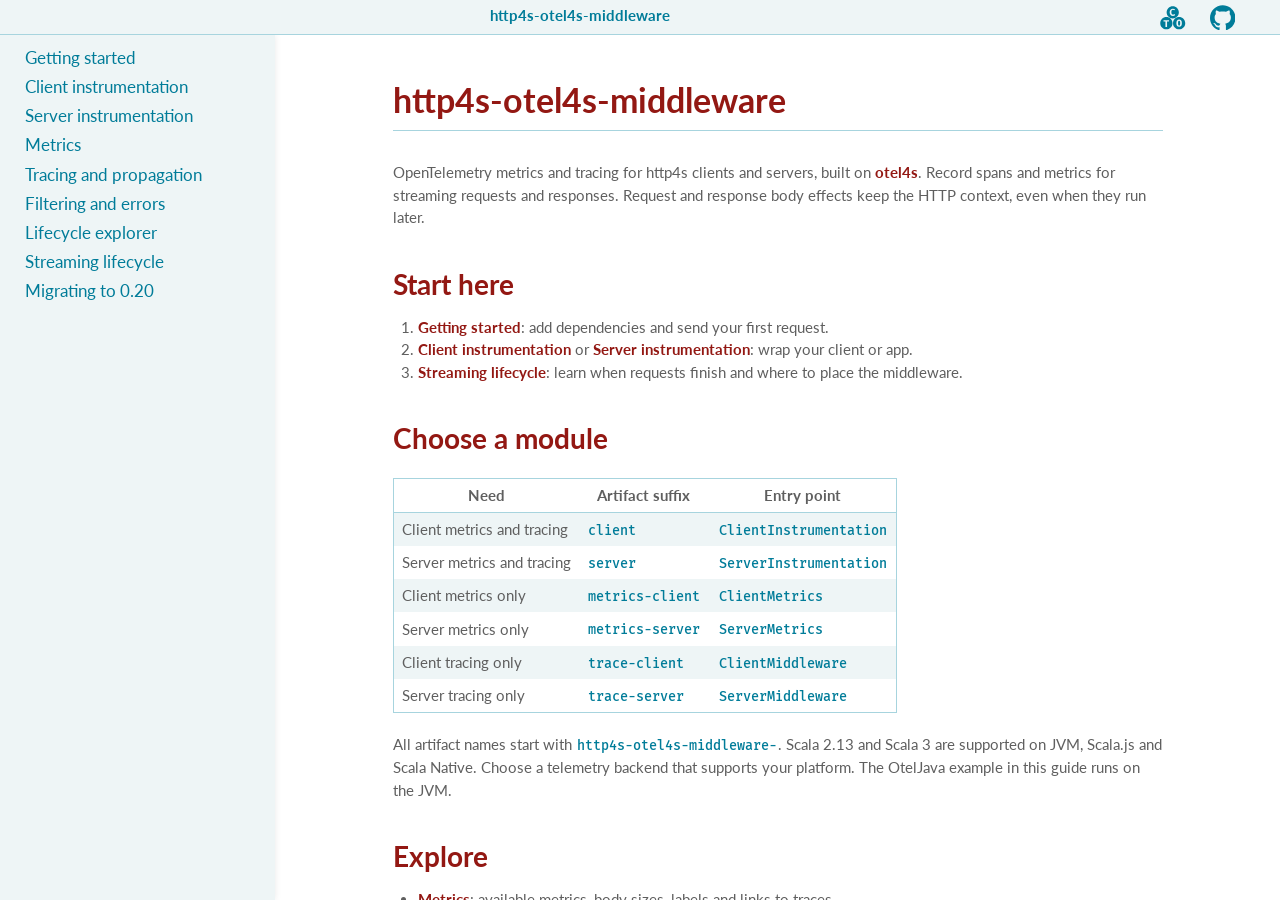
<file: index.html>
<!DOCTYPE html>
<html lang="en">
  
  <head>
  <meta http-equiv="Content-Type" content="text/html; charset=UTF-8">
  <meta charset="utf-8">
  <meta name="viewport" content="width=device-width, initial-scale=1.0">
  <meta name="generator" content="Typelevel Laika + Helium Theme" />
  <title>http4s-otel4s-middleware</title>
  
  <meta name="author" content="http4s-otel4s-middleware contributors"/>
  
  <meta name="author" content="Ross A. Baker"/>
  
  <meta name="author" content="http4s-otel4s-middleware contributors"/>
  
  <meta name="author" content="Ross A. Baker"/>
  
  
  <meta name="description" content="site"/>
  
  
  
  
  <link rel="stylesheet" href="https://fonts.googleapis.com/css?family=Lato:400,700">
  
  <link rel="stylesheet" href="https://fonts.googleapis.com/css?family=Fira+Mono:500">
  
  <link rel="stylesheet" type="text/css" href="helium/site/icofont.min.css" />
    <link rel="stylesheet" type="text/css" href="helium/site/laika-helium.css" />
    <link rel="stylesheet" type="text/css" href="helium/site/landing-page.css" />
    <link rel="stylesheet" type="text/css" href="site.css" />
  <script src="helium/site/laika-helium.js"></script>
    <script src="assets/lifecycle.js"></script>
  
  
  <script> /* for avoiding page load transitions */ </script>
</head>

  <body>

    <header id="top-bar" class="light-default dark-default">

  <div class="row">
    <a id="nav-icon">
      <i class="icofont-laika navigationMenu" title="Navigation">&#xefa2;</i>
    </a>
    
    
  </div>

  <a class="text-link" href="#">http4s-otel4s-middleware</a>

  <div class="row links">
    
    <a class="icon-link svg-link" href="https://javadoc.io/doc/org.http4s/http4s-otel4s-middleware-client_3"><span class="api" title="API"><svg class="svg-icon" width="100%" height="100%" viewBox="0 0 100 100" version="1.1" xmlns="http://www.w3.org/2000/svg" xml:space="preserve" style="fill-rule:evenodd;clip-rule:evenodd;stroke-linejoin:round;stroke-miterlimit:2;">
  <g class="svg-shape">
    <path d="M75,47.5c13.246,0 24,10.754 24,24c0,13.246 -10.754,24 -24,24c-13.246,0 -24,-10.754 -24,-24c0,-13.246 10.754,-24 24,-24Zm-50,-0c13.246,-0 24,10.754 24,24c0,13.246 -10.754,24 -24,24c-13.246,-0 -24,-10.754 -24,-24c0,-13.246 10.754,-24 24,-24Zm2.705,16.735l7.239,0l0.622,-4.904l-21.833,0l-0,4.904l7.589,0l0,22.067l6.383,0l-0,-22.067Zm58.076,7.265c-0,-8.757 -3.698,-14.166 -10.781,-14.166c-7.083,-0 -10.781,5.604 -10.781,14.166c0,8.757 3.698,14.166 10.781,14.166c7.083,0 10.781,-5.604 10.781,-14.166Zm-6.539,0c0,6.538 -1.128,9.496 -4.242,9.496c-2.997,0 -4.242,-2.88 -4.242,-9.496c-0,-6.616 1.206,-9.496 4.242,-9.496c3.036,-0 4.242,2.88 4.242,9.496Zm-29.242,-67c13.246,0 24,10.754 24,24c0,13.246 -10.754,24 -24,24c-13.246,0 -24,-10.754 -24,-24c0,-13.246 10.754,-24 24,-24Zm0.512,9.834c-7.122,-0 -12.609,5.098 -12.609,14.127c-0,9.263 5.215,14.205 12.532,14.205c4.164,0 7.083,-1.634 9.068,-3.658l-2.88,-3.697c-1.518,1.206 -3.153,2.413 -5.838,2.413c-3.697,-0 -6.266,-2.763 -6.266,-9.263c-0,-6.616 2.724,-9.379 6.149,-9.379c2.102,-0 3.892,0.778 5.371,1.984l3.113,-3.775c-2.257,-1.868 -4.748,-2.957 -8.64,-2.957Z"/>
  </g>
</svg></span></a>
    
    <a class="icon-link svg-link" href="https://github.com/http4s/http4s-otel4s-middleware"><span class="github" title="Source Code"><svg class="svg-icon" width="100%" height="100%" viewBox="0 0 100 100" version="1.1" xmlns="http://www.w3.org/2000/svg" xml:space="preserve" style="fill-rule:evenodd;clip-rule:evenodd;stroke-linejoin:round;stroke-miterlimit:2;">
  <g class="svg-shape">
    <path d="M49.995,1c-27.609,-0 -49.995,22.386 -49.995,50.002c-0,22.09 14.325,40.83 34.194,47.444c2.501,0.458 3.413,-1.086 3.413,-2.412c0,-1.185 -0.043,-4.331 -0.067,-8.503c-13.908,3.021 -16.843,-6.704 -16.843,-6.704c-2.274,-5.773 -5.552,-7.311 -5.552,-7.311c-4.54,-3.103 0.344,-3.042 0.344,-3.042c5.018,0.356 7.658,5.154 7.658,5.154c4.46,7.64 11.704,5.433 14.552,4.156c0.454,-3.232 1.744,-5.436 3.174,-6.685c-11.102,-1.262 -22.775,-5.553 -22.775,-24.713c-0,-5.457 1.949,-9.92 5.147,-13.416c-0.516,-1.265 -2.231,-6.348 0.488,-13.233c0,0 4.199,-1.344 13.751,5.126c3.988,-1.108 8.266,-1.663 12.518,-1.682c4.245,0.019 8.523,0.574 12.517,1.682c9.546,-6.47 13.736,-5.126 13.736,-5.126c2.728,6.885 1.013,11.968 0.497,13.233c3.204,3.496 5.141,7.959 5.141,13.416c0,19.209 -11.691,23.436 -22.83,24.673c1.795,1.544 3.394,4.595 3.394,9.26c0,6.682 -0.061,12.076 -0.061,13.715c0,1.338 0.899,2.894 3.438,2.406c19.853,-6.627 34.166,-25.354 34.166,-47.438c-0,-27.616 -22.389,-50.002 -50.005,-50.002"/>
  </g>
</svg></span></a>
    
  </div>  

</header>
    
    <nav id="sidebar">

  <div class="row">
    
    <a class="icon-link svg-link" href="https://javadoc.io/doc/org.http4s/http4s-otel4s-middleware-client_3"><span class="api" title="API"><svg class="svg-icon" width="100%" height="100%" viewBox="0 0 100 100" version="1.1" xmlns="http://www.w3.org/2000/svg" xml:space="preserve" style="fill-rule:evenodd;clip-rule:evenodd;stroke-linejoin:round;stroke-miterlimit:2;">
  <g class="svg-shape">
    <path d="M75,47.5c13.246,0 24,10.754 24,24c0,13.246 -10.754,24 -24,24c-13.246,0 -24,-10.754 -24,-24c0,-13.246 10.754,-24 24,-24Zm-50,-0c13.246,-0 24,10.754 24,24c0,13.246 -10.754,24 -24,24c-13.246,-0 -24,-10.754 -24,-24c0,-13.246 10.754,-24 24,-24Zm2.705,16.735l7.239,0l0.622,-4.904l-21.833,0l-0,4.904l7.589,0l0,22.067l6.383,0l-0,-22.067Zm58.076,7.265c-0,-8.757 -3.698,-14.166 -10.781,-14.166c-7.083,-0 -10.781,5.604 -10.781,14.166c0,8.757 3.698,14.166 10.781,14.166c7.083,0 10.781,-5.604 10.781,-14.166Zm-6.539,0c0,6.538 -1.128,9.496 -4.242,9.496c-2.997,0 -4.242,-2.88 -4.242,-9.496c-0,-6.616 1.206,-9.496 4.242,-9.496c3.036,-0 4.242,2.88 4.242,9.496Zm-29.242,-67c13.246,0 24,10.754 24,24c0,13.246 -10.754,24 -24,24c-13.246,0 -24,-10.754 -24,-24c0,-13.246 10.754,-24 24,-24Zm0.512,9.834c-7.122,-0 -12.609,5.098 -12.609,14.127c-0,9.263 5.215,14.205 12.532,14.205c4.164,0 7.083,-1.634 9.068,-3.658l-2.88,-3.697c-1.518,1.206 -3.153,2.413 -5.838,2.413c-3.697,-0 -6.266,-2.763 -6.266,-9.263c-0,-6.616 2.724,-9.379 6.149,-9.379c2.102,-0 3.892,0.778 5.371,1.984l3.113,-3.775c-2.257,-1.868 -4.748,-2.957 -8.64,-2.957Z"/>
  </g>
</svg></span></a>
    
    <a class="icon-link svg-link" href="https://github.com/http4s/http4s-otel4s-middleware"><span class="github" title="Source Code"><svg class="svg-icon" width="100%" height="100%" viewBox="0 0 100 100" version="1.1" xmlns="http://www.w3.org/2000/svg" xml:space="preserve" style="fill-rule:evenodd;clip-rule:evenodd;stroke-linejoin:round;stroke-miterlimit:2;">
  <g class="svg-shape">
    <path d="M49.995,1c-27.609,-0 -49.995,22.386 -49.995,50.002c-0,22.09 14.325,40.83 34.194,47.444c2.501,0.458 3.413,-1.086 3.413,-2.412c0,-1.185 -0.043,-4.331 -0.067,-8.503c-13.908,3.021 -16.843,-6.704 -16.843,-6.704c-2.274,-5.773 -5.552,-7.311 -5.552,-7.311c-4.54,-3.103 0.344,-3.042 0.344,-3.042c5.018,0.356 7.658,5.154 7.658,5.154c4.46,7.64 11.704,5.433 14.552,4.156c0.454,-3.232 1.744,-5.436 3.174,-6.685c-11.102,-1.262 -22.775,-5.553 -22.775,-24.713c-0,-5.457 1.949,-9.92 5.147,-13.416c-0.516,-1.265 -2.231,-6.348 0.488,-13.233c0,0 4.199,-1.344 13.751,5.126c3.988,-1.108 8.266,-1.663 12.518,-1.682c4.245,0.019 8.523,0.574 12.517,1.682c9.546,-6.47 13.736,-5.126 13.736,-5.126c2.728,6.885 1.013,11.968 0.497,13.233c3.204,3.496 5.141,7.959 5.141,13.416c0,19.209 -11.691,23.436 -22.83,24.673c1.795,1.544 3.394,4.595 3.394,9.26c0,6.682 -0.061,12.076 -0.061,13.715c0,1.338 0.899,2.894 3.438,2.406c19.853,-6.627 34.166,-25.354 34.166,-47.438c-0,-27.616 -22.389,-50.002 -50.005,-50.002"/>
  </g>
</svg></span></a>
    
  </div>

  <ul class="nav-list">
    <li class="level1 nav-leaf"><a href="getting-started.html">Getting started</a></li>
    <li class="level1 nav-leaf"><a href="client.html">Client instrumentation</a></li>
    <li class="level1 nav-leaf"><a href="server.html">Server instrumentation</a></li>
    <li class="level1 nav-leaf"><a href="metrics.html">Metrics</a></li>
    <li class="level1 nav-leaf"><a href="tracing.html">Tracing and propagation</a></li>
    <li class="level1 nav-leaf"><a href="filtering.html">Filtering and errors</a></li>
    <li class="level1 nav-leaf"><a href="lifecycle.html">Lifecycle explorer</a></li>
    <li class="level1 nav-leaf"><a href="streaming-lifecycle.html">Streaming lifecycle</a></li>
    <li class="level1 nav-leaf"><a href="migration.html">Migrating to 0.20</a></li>
  </ul>

</nav>

    <div id="container">

      
<nav id="page-nav">
  <p class="header"><a href="#">http4s-otel4s-middleware</a></p>

  <ul class="nav-list">
    <li class="level1 nav-leaf"><a href="#start-here">Start here</a></li>
    <li class="level1 nav-leaf"><a href="#choose-a-module">Choose a module</a></li>
    <li class="level1 nav-leaf"><a href="#explore">Explore</a></li>
  </ul>

  <p class="footer"></p>
</nav>


      <main class="content">

        <h1 id="http4s-otel4s-middleware" class="title">http4s-otel4s-middleware</h1>
        <p>OpenTelemetry metrics and tracing for http4s clients and servers, built on
        <a href="https://typelevel.org/otel4s/">otel4s</a>. Record spans and metrics for streaming requests and
        responses. Request and response body effects keep the HTTP context, even when they run later.</p>
        
        <h2 id="start-here" class="section"><a class="anchor-link left" href="#start-here"><i class="icofont-laika link">&#xef71;</i></a>Start here</h2>
        <ol class="arabic">
          <li><a href="getting-started.html">Getting started</a>: add dependencies and send your first request.</li>
          <li><a href="client.html">Client instrumentation</a> or <a href="server.html">Server instrumentation</a>: wrap your client or app.</li>
          <li><a href="streaming-lifecycle.html">Streaming lifecycle</a>: learn when requests finish and where to place the middleware.</li>
        </ol>
        
        <h2 id="choose-a-module" class="section"><a class="anchor-link left" href="#choose-a-module"><i class="icofont-laika link">&#xef71;</i></a>Choose a module</h2>
        <table>
          <thead>
            <tr>
              <th>Need</th>
              <th>Artifact suffix</th>
              <th>Entry point</th>
            </tr>
          </thead>
          <tbody>
            <tr>
              <td>Client metrics and tracing</td>
              <td><code>client</code></td>
              <td><code>ClientInstrumentation</code></td>
            </tr>
            <tr>
              <td>Server metrics and tracing</td>
              <td><code>server</code></td>
              <td><code>ServerInstrumentation</code></td>
            </tr>
            <tr>
              <td>Client metrics only</td>
              <td><code>metrics-client</code></td>
              <td><code>ClientMetrics</code></td>
            </tr>
            <tr>
              <td>Server metrics only</td>
              <td><code>metrics-server</code></td>
              <td><code>ServerMetrics</code></td>
            </tr>
            <tr>
              <td>Client tracing only</td>
              <td><code>trace-client</code></td>
              <td><code>ClientMiddleware</code></td>
            </tr>
            <tr>
              <td>Server tracing only</td>
              <td><code>trace-server</code></td>
              <td><code>ServerMiddleware</code></td>
            </tr>
          </tbody>
        </table>
        <p>All artifact names start with <code>http4s-otel4s-middleware-</code>. Scala 2.13 and Scala 3 are supported
        on JVM, Scala.js and Scala Native. Choose a telemetry backend that supports your platform. The
        OtelJava example in this guide runs on the JVM.</p>
        
        <h2 id="explore" class="section"><a class="anchor-link left" href="#explore"><i class="icofont-laika link">&#xef71;</i></a>Explore</h2>
        <ul>
          <li><a href="metrics.html">Metrics</a>: available metrics, body sizes, labels and links to traces.</li>
          <li><a href="tracing.html">Tracing and propagation</a>: context, span attributes and redaction.</li>
          <li><a href="filtering.html">Filtering and errors</a>: choose which requests to record and which responses count as errors.</li>
          <li><a href="lifecycle.html">Lifecycle explorer</a>: watch spans, metrics and headers change one step at a time.</li>
        </ul>
        <p>Source and API reference: <a href="https://github.com/http4s/http4s-otel4s-middleware">GitHub</a> ·
        <a href="https://javadoc.io/doc/org.http4s/http4s-otel4s-middleware-client_3">API reference</a>.</p>

        
<hr class="footer-rule"/>
<footer>
  Site generated by <a href="https://typelevel.org/Laika/">Laika</a> with the Helium theme.
</footer>


      </main>

    </div>

  </body>

</html>
</file>
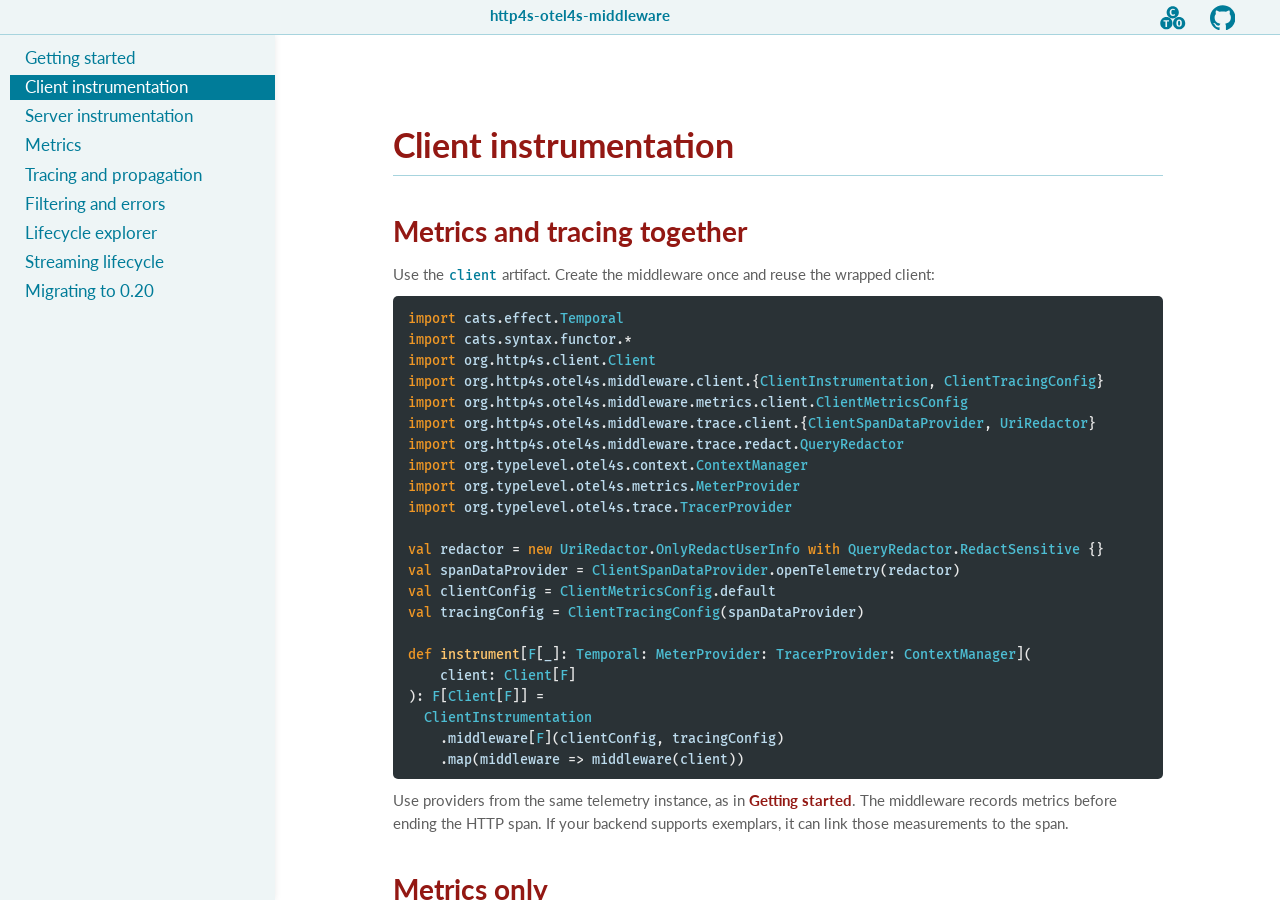
<file: client.html>
<!DOCTYPE html>
<html lang="en">
  
  <head>
  <meta http-equiv="Content-Type" content="text/html; charset=UTF-8">
  <meta charset="utf-8">
  <meta name="viewport" content="width=device-width, initial-scale=1.0">
  <meta name="generator" content="Typelevel Laika + Helium Theme" />
  <title>Client instrumentation</title>
  
  <meta name="author" content="http4s-otel4s-middleware contributors"/>
  
  <meta name="author" content="Ross A. Baker"/>
  
  <meta name="author" content="http4s-otel4s-middleware contributors"/>
  
  <meta name="author" content="Ross A. Baker"/>
  
  
  <meta name="description" content="site"/>
  
  
  
  
  <link rel="stylesheet" href="https://fonts.googleapis.com/css?family=Lato:400,700">
  
  <link rel="stylesheet" href="https://fonts.googleapis.com/css?family=Fira+Mono:500">
  
  <link rel="stylesheet" type="text/css" href="helium/site/icofont.min.css" />
    <link rel="stylesheet" type="text/css" href="helium/site/laika-helium.css" />
    <link rel="stylesheet" type="text/css" href="site.css" />
  <script src="helium/site/laika-helium.js"></script>
    <script src="assets/lifecycle.js"></script>
  
  
  <script> /* for avoiding page load transitions */ </script>
</head>

  <body>

    <header id="top-bar" class="light-default dark-default">

  <div class="row">
    <a id="nav-icon">
      <i class="icofont-laika navigationMenu" title="Navigation">&#xefa2;</i>
    </a>
    
    
  </div>

  <a class="text-link" href="index.html">http4s-otel4s-middleware</a>

  <div class="row links">
    
    <a class="icon-link svg-link" href="https://javadoc.io/doc/org.http4s/http4s-otel4s-middleware-client_3"><span class="api" title="API"><svg class="svg-icon" width="100%" height="100%" viewBox="0 0 100 100" version="1.1" xmlns="http://www.w3.org/2000/svg" xml:space="preserve" style="fill-rule:evenodd;clip-rule:evenodd;stroke-linejoin:round;stroke-miterlimit:2;">
  <g class="svg-shape">
    <path d="M75,47.5c13.246,0 24,10.754 24,24c0,13.246 -10.754,24 -24,24c-13.246,0 -24,-10.754 -24,-24c0,-13.246 10.754,-24 24,-24Zm-50,-0c13.246,-0 24,10.754 24,24c0,13.246 -10.754,24 -24,24c-13.246,-0 -24,-10.754 -24,-24c0,-13.246 10.754,-24 24,-24Zm2.705,16.735l7.239,0l0.622,-4.904l-21.833,0l-0,4.904l7.589,0l0,22.067l6.383,0l-0,-22.067Zm58.076,7.265c-0,-8.757 -3.698,-14.166 -10.781,-14.166c-7.083,-0 -10.781,5.604 -10.781,14.166c0,8.757 3.698,14.166 10.781,14.166c7.083,0 10.781,-5.604 10.781,-14.166Zm-6.539,0c0,6.538 -1.128,9.496 -4.242,9.496c-2.997,0 -4.242,-2.88 -4.242,-9.496c-0,-6.616 1.206,-9.496 4.242,-9.496c3.036,-0 4.242,2.88 4.242,9.496Zm-29.242,-67c13.246,0 24,10.754 24,24c0,13.246 -10.754,24 -24,24c-13.246,0 -24,-10.754 -24,-24c0,-13.246 10.754,-24 24,-24Zm0.512,9.834c-7.122,-0 -12.609,5.098 -12.609,14.127c-0,9.263 5.215,14.205 12.532,14.205c4.164,0 7.083,-1.634 9.068,-3.658l-2.88,-3.697c-1.518,1.206 -3.153,2.413 -5.838,2.413c-3.697,-0 -6.266,-2.763 -6.266,-9.263c-0,-6.616 2.724,-9.379 6.149,-9.379c2.102,-0 3.892,0.778 5.371,1.984l3.113,-3.775c-2.257,-1.868 -4.748,-2.957 -8.64,-2.957Z"/>
  </g>
</svg></span></a>
    
    <a class="icon-link svg-link" href="https://github.com/http4s/http4s-otel4s-middleware"><span class="github" title="Source Code"><svg class="svg-icon" width="100%" height="100%" viewBox="0 0 100 100" version="1.1" xmlns="http://www.w3.org/2000/svg" xml:space="preserve" style="fill-rule:evenodd;clip-rule:evenodd;stroke-linejoin:round;stroke-miterlimit:2;">
  <g class="svg-shape">
    <path d="M49.995,1c-27.609,-0 -49.995,22.386 -49.995,50.002c-0,22.09 14.325,40.83 34.194,47.444c2.501,0.458 3.413,-1.086 3.413,-2.412c0,-1.185 -0.043,-4.331 -0.067,-8.503c-13.908,3.021 -16.843,-6.704 -16.843,-6.704c-2.274,-5.773 -5.552,-7.311 -5.552,-7.311c-4.54,-3.103 0.344,-3.042 0.344,-3.042c5.018,0.356 7.658,5.154 7.658,5.154c4.46,7.64 11.704,5.433 14.552,4.156c0.454,-3.232 1.744,-5.436 3.174,-6.685c-11.102,-1.262 -22.775,-5.553 -22.775,-24.713c-0,-5.457 1.949,-9.92 5.147,-13.416c-0.516,-1.265 -2.231,-6.348 0.488,-13.233c0,0 4.199,-1.344 13.751,5.126c3.988,-1.108 8.266,-1.663 12.518,-1.682c4.245,0.019 8.523,0.574 12.517,1.682c9.546,-6.47 13.736,-5.126 13.736,-5.126c2.728,6.885 1.013,11.968 0.497,13.233c3.204,3.496 5.141,7.959 5.141,13.416c0,19.209 -11.691,23.436 -22.83,24.673c1.795,1.544 3.394,4.595 3.394,9.26c0,6.682 -0.061,12.076 -0.061,13.715c0,1.338 0.899,2.894 3.438,2.406c19.853,-6.627 34.166,-25.354 34.166,-47.438c-0,-27.616 -22.389,-50.002 -50.005,-50.002"/>
  </g>
</svg></span></a>
    
  </div>  

</header>
    
    <nav id="sidebar">

  <div class="row">
    
    <a class="icon-link svg-link" href="https://javadoc.io/doc/org.http4s/http4s-otel4s-middleware-client_3"><span class="api" title="API"><svg class="svg-icon" width="100%" height="100%" viewBox="0 0 100 100" version="1.1" xmlns="http://www.w3.org/2000/svg" xml:space="preserve" style="fill-rule:evenodd;clip-rule:evenodd;stroke-linejoin:round;stroke-miterlimit:2;">
  <g class="svg-shape">
    <path d="M75,47.5c13.246,0 24,10.754 24,24c0,13.246 -10.754,24 -24,24c-13.246,0 -24,-10.754 -24,-24c0,-13.246 10.754,-24 24,-24Zm-50,-0c13.246,-0 24,10.754 24,24c0,13.246 -10.754,24 -24,24c-13.246,-0 -24,-10.754 -24,-24c0,-13.246 10.754,-24 24,-24Zm2.705,16.735l7.239,0l0.622,-4.904l-21.833,0l-0,4.904l7.589,0l0,22.067l6.383,0l-0,-22.067Zm58.076,7.265c-0,-8.757 -3.698,-14.166 -10.781,-14.166c-7.083,-0 -10.781,5.604 -10.781,14.166c0,8.757 3.698,14.166 10.781,14.166c7.083,0 10.781,-5.604 10.781,-14.166Zm-6.539,0c0,6.538 -1.128,9.496 -4.242,9.496c-2.997,0 -4.242,-2.88 -4.242,-9.496c-0,-6.616 1.206,-9.496 4.242,-9.496c3.036,-0 4.242,2.88 4.242,9.496Zm-29.242,-67c13.246,0 24,10.754 24,24c0,13.246 -10.754,24 -24,24c-13.246,0 -24,-10.754 -24,-24c0,-13.246 10.754,-24 24,-24Zm0.512,9.834c-7.122,-0 -12.609,5.098 -12.609,14.127c-0,9.263 5.215,14.205 12.532,14.205c4.164,0 7.083,-1.634 9.068,-3.658l-2.88,-3.697c-1.518,1.206 -3.153,2.413 -5.838,2.413c-3.697,-0 -6.266,-2.763 -6.266,-9.263c-0,-6.616 2.724,-9.379 6.149,-9.379c2.102,-0 3.892,0.778 5.371,1.984l3.113,-3.775c-2.257,-1.868 -4.748,-2.957 -8.64,-2.957Z"/>
  </g>
</svg></span></a>
    
    <a class="icon-link svg-link" href="https://github.com/http4s/http4s-otel4s-middleware"><span class="github" title="Source Code"><svg class="svg-icon" width="100%" height="100%" viewBox="0 0 100 100" version="1.1" xmlns="http://www.w3.org/2000/svg" xml:space="preserve" style="fill-rule:evenodd;clip-rule:evenodd;stroke-linejoin:round;stroke-miterlimit:2;">
  <g class="svg-shape">
    <path d="M49.995,1c-27.609,-0 -49.995,22.386 -49.995,50.002c-0,22.09 14.325,40.83 34.194,47.444c2.501,0.458 3.413,-1.086 3.413,-2.412c0,-1.185 -0.043,-4.331 -0.067,-8.503c-13.908,3.021 -16.843,-6.704 -16.843,-6.704c-2.274,-5.773 -5.552,-7.311 -5.552,-7.311c-4.54,-3.103 0.344,-3.042 0.344,-3.042c5.018,0.356 7.658,5.154 7.658,5.154c4.46,7.64 11.704,5.433 14.552,4.156c0.454,-3.232 1.744,-5.436 3.174,-6.685c-11.102,-1.262 -22.775,-5.553 -22.775,-24.713c-0,-5.457 1.949,-9.92 5.147,-13.416c-0.516,-1.265 -2.231,-6.348 0.488,-13.233c0,0 4.199,-1.344 13.751,5.126c3.988,-1.108 8.266,-1.663 12.518,-1.682c4.245,0.019 8.523,0.574 12.517,1.682c9.546,-6.47 13.736,-5.126 13.736,-5.126c2.728,6.885 1.013,11.968 0.497,13.233c3.204,3.496 5.141,7.959 5.141,13.416c0,19.209 -11.691,23.436 -22.83,24.673c1.795,1.544 3.394,4.595 3.394,9.26c0,6.682 -0.061,12.076 -0.061,13.715c0,1.338 0.899,2.894 3.438,2.406c19.853,-6.627 34.166,-25.354 34.166,-47.438c-0,-27.616 -22.389,-50.002 -50.005,-50.002"/>
  </g>
</svg></span></a>
    
  </div>

  <ul class="nav-list">
    <li class="level1 nav-leaf"><a href="getting-started.html">Getting started</a></li>
    <li class="level1 active nav-leaf"><a href="#">Client instrumentation</a></li>
    <li class="level1 nav-leaf"><a href="server.html">Server instrumentation</a></li>
    <li class="level1 nav-leaf"><a href="metrics.html">Metrics</a></li>
    <li class="level1 nav-leaf"><a href="tracing.html">Tracing and propagation</a></li>
    <li class="level1 nav-leaf"><a href="filtering.html">Filtering and errors</a></li>
    <li class="level1 nav-leaf"><a href="lifecycle.html">Lifecycle explorer</a></li>
    <li class="level1 nav-leaf"><a href="streaming-lifecycle.html">Streaming lifecycle</a></li>
    <li class="level1 nav-leaf"><a href="migration.html">Migrating to 0.20</a></li>
  </ul>

</nav>

    <div id="container">

      
<nav id="page-nav">
  <p class="header"><a href="#">Client instrumentation</a></p>

  <ul class="nav-list">
    <li class="level1 nav-leaf"><a href="#metrics-and-tracing-together">Metrics and tracing together</a></li>
    <li class="level1 nav-leaf"><a href="#metrics-only">Metrics only</a></li>
    <li class="level1 nav-leaf"><a href="#tracing-only">Tracing only</a></li>
    <li class="level1 nav-leaf"><a href="#reading-and-releasing-responses">Reading and releasing responses</a></li>
  </ul>

  <p class="footer"></p>
</nav>


      <main class="content">

        <h1 id="client-instrumentation" class="title">Client instrumentation</h1>
        
        <h2 id="metrics-and-tracing-together" class="section"><a class="anchor-link left" href="#metrics-and-tracing-together"><i class="icofont-laika link">&#xef71;</i></a>Metrics and tracing together</h2>
        <p>Use the <code>client</code> artifact. Create the middleware once and reuse the wrapped client:</p>
        <pre><code class="nohighlight"><span class="keyword">import</span><span> </span><span class="identifier">cats</span><span>.</span><span class="identifier">effect</span><span>.</span><span class="type-name">Temporal</span><span>
</span><span class="keyword">import</span><span> </span><span class="identifier">cats</span><span>.</span><span class="identifier">syntax</span><span>.</span><span class="identifier">functor</span><span>.*
</span><span class="keyword">import</span><span> </span><span class="identifier">org</span><span>.</span><span class="identifier">http4s</span><span>.</span><span class="identifier">client</span><span>.</span><span class="type-name">Client</span><span>
</span><span class="keyword">import</span><span> </span><span class="identifier">org</span><span>.</span><span class="identifier">http4s</span><span>.</span><span class="identifier">otel4s</span><span>.</span><span class="identifier">middleware</span><span>.</span><span class="identifier">client</span><span>.{</span><span class="type-name">ClientInstrumentation</span><span>, </span><span class="type-name">ClientTracingConfig</span><span>}
</span><span class="keyword">import</span><span> </span><span class="identifier">org</span><span>.</span><span class="identifier">http4s</span><span>.</span><span class="identifier">otel4s</span><span>.</span><span class="identifier">middleware</span><span>.</span><span class="identifier">metrics</span><span>.</span><span class="identifier">client</span><span>.</span><span class="type-name">ClientMetricsConfig</span><span>
</span><span class="keyword">import</span><span> </span><span class="identifier">org</span><span>.</span><span class="identifier">http4s</span><span>.</span><span class="identifier">otel4s</span><span>.</span><span class="identifier">middleware</span><span>.</span><span class="identifier">trace</span><span>.</span><span class="identifier">client</span><span>.{</span><span class="type-name">ClientSpanDataProvider</span><span>, </span><span class="type-name">UriRedactor</span><span>}
</span><span class="keyword">import</span><span> </span><span class="identifier">org</span><span>.</span><span class="identifier">http4s</span><span>.</span><span class="identifier">otel4s</span><span>.</span><span class="identifier">middleware</span><span>.</span><span class="identifier">trace</span><span>.</span><span class="identifier">redact</span><span>.</span><span class="type-name">QueryRedactor</span><span>
</span><span class="keyword">import</span><span> </span><span class="identifier">org</span><span>.</span><span class="identifier">typelevel</span><span>.</span><span class="identifier">otel4s</span><span>.</span><span class="identifier">context</span><span>.</span><span class="type-name">ContextManager</span><span>
</span><span class="keyword">import</span><span> </span><span class="identifier">org</span><span>.</span><span class="identifier">typelevel</span><span>.</span><span class="identifier">otel4s</span><span>.</span><span class="identifier">metrics</span><span>.</span><span class="type-name">MeterProvider</span><span>
</span><span class="keyword">import</span><span> </span><span class="identifier">org</span><span>.</span><span class="identifier">typelevel</span><span>.</span><span class="identifier">otel4s</span><span>.</span><span class="identifier">trace</span><span>.</span><span class="type-name">TracerProvider</span><span>

</span><span class="keyword">val</span><span> </span><span class="identifier">redactor</span><span> = </span><span class="keyword">new</span><span> </span><span class="type-name">UriRedactor</span><span>.</span><span class="type-name">OnlyRedactUserInfo</span><span> </span><span class="keyword">with</span><span> </span><span class="type-name">QueryRedactor</span><span>.</span><span class="type-name">RedactSensitive</span><span> {}
</span><span class="keyword">val</span><span> </span><span class="identifier">spanDataProvider</span><span> = </span><span class="type-name">ClientSpanDataProvider</span><span>.</span><span class="identifier">openTelemetry</span><span>(</span><span class="identifier">redactor</span><span>)
</span><span class="keyword">val</span><span> </span><span class="identifier">clientConfig</span><span> = </span><span class="type-name">ClientMetricsConfig</span><span>.</span><span class="identifier">default</span><span>
</span><span class="keyword">val</span><span> </span><span class="identifier">tracingConfig</span><span> = </span><span class="type-name">ClientTracingConfig</span><span>(</span><span class="identifier">spanDataProvider</span><span>)

</span><span class="keyword">def</span><span> </span><span class="declaration-name">instrument</span><span>[</span><span class="type-name">F</span><span>[</span><span class="identifier">_</span><span>]: </span><span class="type-name">Temporal</span><span>: </span><span class="type-name">MeterProvider</span><span>: </span><span class="type-name">TracerProvider</span><span>: </span><span class="type-name">ContextManager</span><span>](
    </span><span class="identifier">client</span><span>: </span><span class="type-name">Client</span><span>[</span><span class="type-name">F</span><span>]
): </span><span class="type-name">F</span><span>[</span><span class="type-name">Client</span><span>[</span><span class="type-name">F</span><span>]] =
  </span><span class="type-name">ClientInstrumentation</span><span>
    .</span><span class="identifier">middleware</span><span>[</span><span class="type-name">F</span><span>](</span><span class="identifier">clientConfig</span><span>, </span><span class="identifier">tracingConfig</span><span>)
    .</span><span class="identifier">map</span><span>(</span><span class="identifier">middleware</span><span> =&gt; </span><span class="identifier">middleware</span><span>(</span><span class="identifier">client</span><span>))</span></code></pre>
        <p>Use providers from the same telemetry instance, as in <a href="getting-started.html">Getting started</a>. The
        middleware records metrics before ending the HTTP span. If your backend supports exemplars, it
        can link those measurements to the span.</p>
        
        <h2 id="metrics-only" class="section"><a class="anchor-link left" href="#metrics-only"><i class="icofont-laika link">&#xef71;</i></a>Metrics only</h2>
        <p>Use the <code>metrics-client</code> artifact. It needs a meter provider and context manager:</p>
        <pre class="keep-together pdf epub"><code class="nohighlight"><span class="keyword">import</span><span> </span><span class="identifier">org</span><span>.</span><span class="identifier">http4s</span><span>.</span><span class="identifier">otel4s</span><span>.</span><span class="identifier">middleware</span><span>.</span><span class="identifier">metrics</span><span>.</span><span class="identifier">client</span><span>.</span><span class="type-name">ClientMetrics</span><span>

</span><span class="keyword">def</span><span> </span><span class="declaration-name">metricsOnly</span><span>[</span><span class="type-name">F</span><span>[</span><span class="identifier">_</span><span>]: </span><span class="type-name">Temporal</span><span>: </span><span class="type-name">MeterProvider</span><span>: </span><span class="type-name">ContextManager</span><span>](</span><span class="identifier">client</span><span>: </span><span class="type-name">Client</span><span>[</span><span class="type-name">F</span><span>]): </span><span class="type-name">F</span><span>[</span><span class="type-name">Client</span><span>[</span><span class="type-name">F</span><span>]] =
  </span><span class="type-name">ClientMetrics</span><span>
    .</span><span class="identifier">middleware</span><span>[</span><span class="type-name">F</span><span>](</span><span class="identifier">clientConfig</span><span>)
    .</span><span class="identifier">map</span><span>(</span><span class="identifier">middleware</span><span> =&gt; </span><span class="identifier">middleware</span><span>(</span><span class="identifier">client</span><span>))</span></code></pre>
        
        <h2 id="tracing-only" class="section"><a class="anchor-link left" href="#tracing-only"><i class="icofont-laika link">&#xef71;</i></a>Tracing only</h2>
        <p>Use the <code>trace-client</code> artifact and its builder:</p>
        <pre class="keep-together pdf epub"><code class="nohighlight"><span class="keyword">import</span><span> </span><span class="identifier">cats</span><span>.</span><span class="identifier">effect</span><span>.</span><span class="type-name">MonadCancelThrow</span><span>
</span><span class="keyword">import</span><span> </span><span class="identifier">org</span><span>.</span><span class="identifier">http4s</span><span>.</span><span class="identifier">otel4s</span><span>.</span><span class="identifier">middleware</span><span>.</span><span class="identifier">trace</span><span>.</span><span class="identifier">client</span><span>.</span><span class="type-name">ClientMiddleware</span><span>

</span><span class="keyword">def</span><span> </span><span class="declaration-name">tracingOnly</span><span>[</span><span class="type-name">F</span><span>[</span><span class="identifier">_</span><span>]: </span><span class="type-name">MonadCancelThrow</span><span>: </span><span class="type-name">TracerProvider</span><span>](</span><span class="identifier">client</span><span>: </span><span class="type-name">Client</span><span>[</span><span class="type-name">F</span><span>]): </span><span class="type-name">F</span><span>[</span><span class="type-name">Client</span><span>[</span><span class="type-name">F</span><span>]] =
  </span><span class="type-name">ClientMiddleware</span><span>
    .</span><span class="identifier">builder</span><span>[</span><span class="type-name">F</span><span>](</span><span class="identifier">spanDataProvider</span><span>)
    .</span><span class="identifier">build</span><span>
    .</span><span class="identifier">map</span><span>(</span><span class="identifier">middleware</span><span> =&gt; </span><span class="identifier">middleware</span><span>.</span><span class="identifier">wrapClient</span><span>(</span><span class="identifier">client</span><span>))</span></code></pre>
        <p>The tracing-only builder ends its span when the response resource is released. The combined
        middleware can end it earlier, when the body finishes. See <a href="migration.html">Migrating to 0.20</a>.</p>
        
        <h2 id="reading-and-releasing-responses" class="section"><a class="anchor-link left" href="#reading-and-releasing-responses"><i class="icofont-laika link">&#xef71;</i></a>Reading and releasing responses</h2>
        <p>The combined middleware and metrics-only middleware finish recording when the response body
        finishes, fails or is canceled, including its cleanup. If the body is never read, they finish
        recording when the response resource is released. Always release the response resource, even
        when you do not need the body. The middleware does not read unread bodies for you.</p>
        <p>With tracing enabled, request and response body effects run in the HTTP span&#39;s context. The code
        that consumes the response body keeps its own context.</p>
        <p>Errors while acquiring the response or running its body count as HTTP failures. Errors in caller
        code or later backend resource cleanup do not.</p>
        <p>Instrument the client once. If retry logic wraps the instrumented client, each attempt gets its
        own span and measurements. Use URL templates such as <code>/users/{id}</code> for metric labels. Raw paths
        containing IDs create a separate metric series for every value. See <a href="metrics.html">Metrics</a>,
        <a href="tracing.html">Tracing</a> and <a href="streaming-lifecycle.html">Streaming lifecycle</a>.</p>

        
<hr class="footer-rule"/>
<footer>
  Site generated by <a href="https://typelevel.org/Laika/">Laika</a> with the Helium theme.
</footer>


      </main>

    </div>

  </body>

</html>
</file>
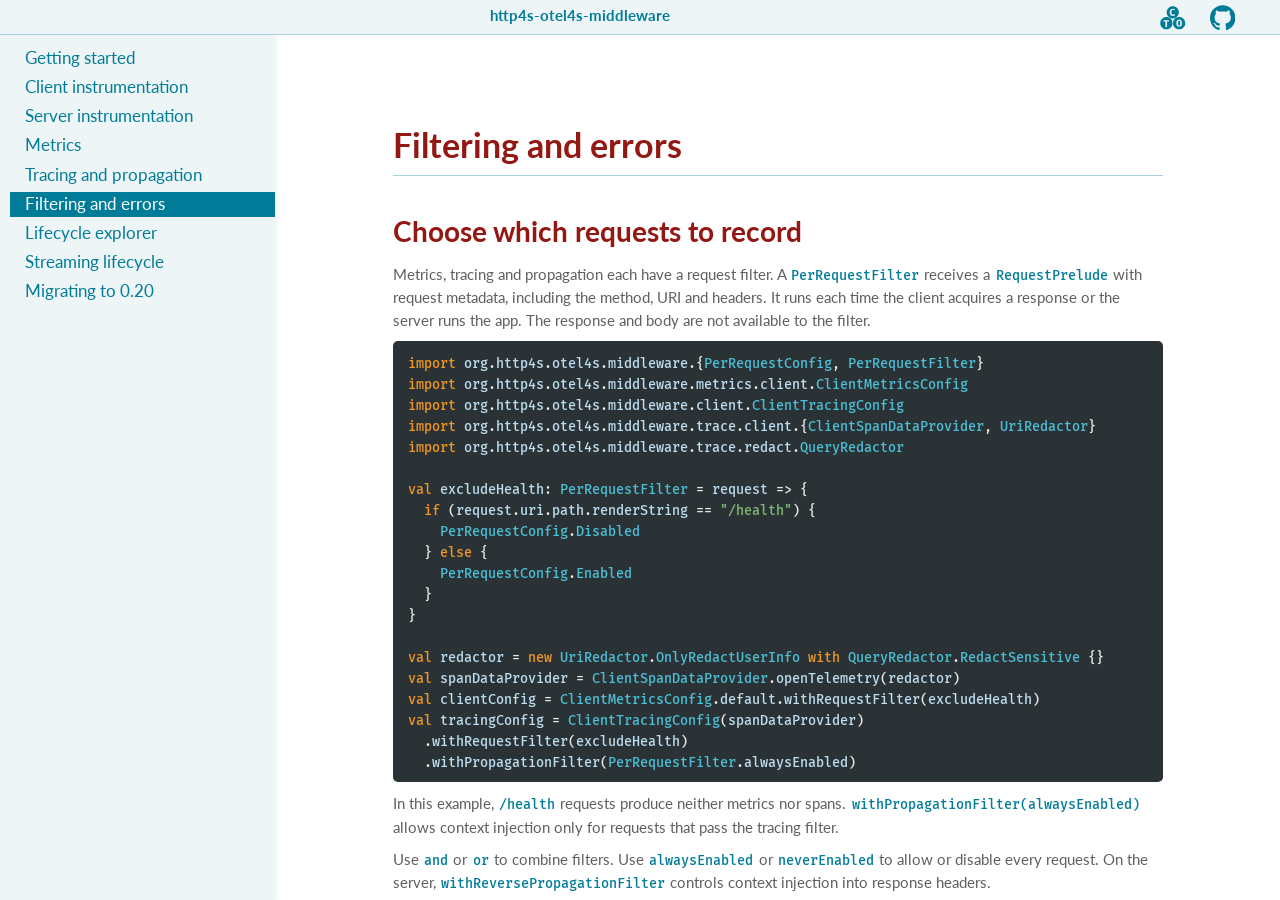
<file: filtering.html>
<!DOCTYPE html>
<html lang="en">
  
  <head>
  <meta http-equiv="Content-Type" content="text/html; charset=UTF-8">
  <meta charset="utf-8">
  <meta name="viewport" content="width=device-width, initial-scale=1.0">
  <meta name="generator" content="Typelevel Laika + Helium Theme" />
  <title>Filtering and errors</title>
  
  <meta name="author" content="http4s-otel4s-middleware contributors"/>
  
  <meta name="author" content="Ross A. Baker"/>
  
  <meta name="author" content="http4s-otel4s-middleware contributors"/>
  
  <meta name="author" content="Ross A. Baker"/>
  
  
  <meta name="description" content="site"/>
  
  
  
  
  <link rel="stylesheet" href="https://fonts.googleapis.com/css?family=Lato:400,700">
  
  <link rel="stylesheet" href="https://fonts.googleapis.com/css?family=Fira+Mono:500">
  
  <link rel="stylesheet" type="text/css" href="helium/site/icofont.min.css" />
    <link rel="stylesheet" type="text/css" href="helium/site/laika-helium.css" />
    <link rel="stylesheet" type="text/css" href="site.css" />
  <script src="helium/site/laika-helium.js"></script>
    <script src="assets/lifecycle.js"></script>
  
  
  <script> /* for avoiding page load transitions */ </script>
</head>

  <body>

    <header id="top-bar" class="light-default dark-default">

  <div class="row">
    <a id="nav-icon">
      <i class="icofont-laika navigationMenu" title="Navigation">&#xefa2;</i>
    </a>
    
    
  </div>

  <a class="text-link" href="index.html">http4s-otel4s-middleware</a>

  <div class="row links">
    
    <a class="icon-link svg-link" href="https://javadoc.io/doc/org.http4s/http4s-otel4s-middleware-client_3"><span class="api" title="API"><svg class="svg-icon" width="100%" height="100%" viewBox="0 0 100 100" version="1.1" xmlns="http://www.w3.org/2000/svg" xml:space="preserve" style="fill-rule:evenodd;clip-rule:evenodd;stroke-linejoin:round;stroke-miterlimit:2;">
  <g class="svg-shape">
    <path d="M75,47.5c13.246,0 24,10.754 24,24c0,13.246 -10.754,24 -24,24c-13.246,0 -24,-10.754 -24,-24c0,-13.246 10.754,-24 24,-24Zm-50,-0c13.246,-0 24,10.754 24,24c0,13.246 -10.754,24 -24,24c-13.246,-0 -24,-10.754 -24,-24c0,-13.246 10.754,-24 24,-24Zm2.705,16.735l7.239,0l0.622,-4.904l-21.833,0l-0,4.904l7.589,0l0,22.067l6.383,0l-0,-22.067Zm58.076,7.265c-0,-8.757 -3.698,-14.166 -10.781,-14.166c-7.083,-0 -10.781,5.604 -10.781,14.166c0,8.757 3.698,14.166 10.781,14.166c7.083,0 10.781,-5.604 10.781,-14.166Zm-6.539,0c0,6.538 -1.128,9.496 -4.242,9.496c-2.997,0 -4.242,-2.88 -4.242,-9.496c-0,-6.616 1.206,-9.496 4.242,-9.496c3.036,-0 4.242,2.88 4.242,9.496Zm-29.242,-67c13.246,0 24,10.754 24,24c0,13.246 -10.754,24 -24,24c-13.246,0 -24,-10.754 -24,-24c0,-13.246 10.754,-24 24,-24Zm0.512,9.834c-7.122,-0 -12.609,5.098 -12.609,14.127c-0,9.263 5.215,14.205 12.532,14.205c4.164,0 7.083,-1.634 9.068,-3.658l-2.88,-3.697c-1.518,1.206 -3.153,2.413 -5.838,2.413c-3.697,-0 -6.266,-2.763 -6.266,-9.263c-0,-6.616 2.724,-9.379 6.149,-9.379c2.102,-0 3.892,0.778 5.371,1.984l3.113,-3.775c-2.257,-1.868 -4.748,-2.957 -8.64,-2.957Z"/>
  </g>
</svg></span></a>
    
    <a class="icon-link svg-link" href="https://github.com/http4s/http4s-otel4s-middleware"><span class="github" title="Source Code"><svg class="svg-icon" width="100%" height="100%" viewBox="0 0 100 100" version="1.1" xmlns="http://www.w3.org/2000/svg" xml:space="preserve" style="fill-rule:evenodd;clip-rule:evenodd;stroke-linejoin:round;stroke-miterlimit:2;">
  <g class="svg-shape">
    <path d="M49.995,1c-27.609,-0 -49.995,22.386 -49.995,50.002c-0,22.09 14.325,40.83 34.194,47.444c2.501,0.458 3.413,-1.086 3.413,-2.412c0,-1.185 -0.043,-4.331 -0.067,-8.503c-13.908,3.021 -16.843,-6.704 -16.843,-6.704c-2.274,-5.773 -5.552,-7.311 -5.552,-7.311c-4.54,-3.103 0.344,-3.042 0.344,-3.042c5.018,0.356 7.658,5.154 7.658,5.154c4.46,7.64 11.704,5.433 14.552,4.156c0.454,-3.232 1.744,-5.436 3.174,-6.685c-11.102,-1.262 -22.775,-5.553 -22.775,-24.713c-0,-5.457 1.949,-9.92 5.147,-13.416c-0.516,-1.265 -2.231,-6.348 0.488,-13.233c0,0 4.199,-1.344 13.751,5.126c3.988,-1.108 8.266,-1.663 12.518,-1.682c4.245,0.019 8.523,0.574 12.517,1.682c9.546,-6.47 13.736,-5.126 13.736,-5.126c2.728,6.885 1.013,11.968 0.497,13.233c3.204,3.496 5.141,7.959 5.141,13.416c0,19.209 -11.691,23.436 -22.83,24.673c1.795,1.544 3.394,4.595 3.394,9.26c0,6.682 -0.061,12.076 -0.061,13.715c0,1.338 0.899,2.894 3.438,2.406c19.853,-6.627 34.166,-25.354 34.166,-47.438c-0,-27.616 -22.389,-50.002 -50.005,-50.002"/>
  </g>
</svg></span></a>
    
  </div>  

</header>
    
    <nav id="sidebar">

  <div class="row">
    
    <a class="icon-link svg-link" href="https://javadoc.io/doc/org.http4s/http4s-otel4s-middleware-client_3"><span class="api" title="API"><svg class="svg-icon" width="100%" height="100%" viewBox="0 0 100 100" version="1.1" xmlns="http://www.w3.org/2000/svg" xml:space="preserve" style="fill-rule:evenodd;clip-rule:evenodd;stroke-linejoin:round;stroke-miterlimit:2;">
  <g class="svg-shape">
    <path d="M75,47.5c13.246,0 24,10.754 24,24c0,13.246 -10.754,24 -24,24c-13.246,0 -24,-10.754 -24,-24c0,-13.246 10.754,-24 24,-24Zm-50,-0c13.246,-0 24,10.754 24,24c0,13.246 -10.754,24 -24,24c-13.246,-0 -24,-10.754 -24,-24c0,-13.246 10.754,-24 24,-24Zm2.705,16.735l7.239,0l0.622,-4.904l-21.833,0l-0,4.904l7.589,0l0,22.067l6.383,0l-0,-22.067Zm58.076,7.265c-0,-8.757 -3.698,-14.166 -10.781,-14.166c-7.083,-0 -10.781,5.604 -10.781,14.166c0,8.757 3.698,14.166 10.781,14.166c7.083,0 10.781,-5.604 10.781,-14.166Zm-6.539,0c0,6.538 -1.128,9.496 -4.242,9.496c-2.997,0 -4.242,-2.88 -4.242,-9.496c-0,-6.616 1.206,-9.496 4.242,-9.496c3.036,-0 4.242,2.88 4.242,9.496Zm-29.242,-67c13.246,0 24,10.754 24,24c0,13.246 -10.754,24 -24,24c-13.246,0 -24,-10.754 -24,-24c0,-13.246 10.754,-24 24,-24Zm0.512,9.834c-7.122,-0 -12.609,5.098 -12.609,14.127c-0,9.263 5.215,14.205 12.532,14.205c4.164,0 7.083,-1.634 9.068,-3.658l-2.88,-3.697c-1.518,1.206 -3.153,2.413 -5.838,2.413c-3.697,-0 -6.266,-2.763 -6.266,-9.263c-0,-6.616 2.724,-9.379 6.149,-9.379c2.102,-0 3.892,0.778 5.371,1.984l3.113,-3.775c-2.257,-1.868 -4.748,-2.957 -8.64,-2.957Z"/>
  </g>
</svg></span></a>
    
    <a class="icon-link svg-link" href="https://github.com/http4s/http4s-otel4s-middleware"><span class="github" title="Source Code"><svg class="svg-icon" width="100%" height="100%" viewBox="0 0 100 100" version="1.1" xmlns="http://www.w3.org/2000/svg" xml:space="preserve" style="fill-rule:evenodd;clip-rule:evenodd;stroke-linejoin:round;stroke-miterlimit:2;">
  <g class="svg-shape">
    <path d="M49.995,1c-27.609,-0 -49.995,22.386 -49.995,50.002c-0,22.09 14.325,40.83 34.194,47.444c2.501,0.458 3.413,-1.086 3.413,-2.412c0,-1.185 -0.043,-4.331 -0.067,-8.503c-13.908,3.021 -16.843,-6.704 -16.843,-6.704c-2.274,-5.773 -5.552,-7.311 -5.552,-7.311c-4.54,-3.103 0.344,-3.042 0.344,-3.042c5.018,0.356 7.658,5.154 7.658,5.154c4.46,7.64 11.704,5.433 14.552,4.156c0.454,-3.232 1.744,-5.436 3.174,-6.685c-11.102,-1.262 -22.775,-5.553 -22.775,-24.713c-0,-5.457 1.949,-9.92 5.147,-13.416c-0.516,-1.265 -2.231,-6.348 0.488,-13.233c0,0 4.199,-1.344 13.751,5.126c3.988,-1.108 8.266,-1.663 12.518,-1.682c4.245,0.019 8.523,0.574 12.517,1.682c9.546,-6.47 13.736,-5.126 13.736,-5.126c2.728,6.885 1.013,11.968 0.497,13.233c3.204,3.496 5.141,7.959 5.141,13.416c0,19.209 -11.691,23.436 -22.83,24.673c1.795,1.544 3.394,4.595 3.394,9.26c0,6.682 -0.061,12.076 -0.061,13.715c0,1.338 0.899,2.894 3.438,2.406c19.853,-6.627 34.166,-25.354 34.166,-47.438c-0,-27.616 -22.389,-50.002 -50.005,-50.002"/>
  </g>
</svg></span></a>
    
  </div>

  <ul class="nav-list">
    <li class="level1 nav-leaf"><a href="getting-started.html">Getting started</a></li>
    <li class="level1 nav-leaf"><a href="client.html">Client instrumentation</a></li>
    <li class="level1 nav-leaf"><a href="server.html">Server instrumentation</a></li>
    <li class="level1 nav-leaf"><a href="metrics.html">Metrics</a></li>
    <li class="level1 nav-leaf"><a href="tracing.html">Tracing and propagation</a></li>
    <li class="level1 active nav-leaf"><a href="#">Filtering and errors</a></li>
    <li class="level1 nav-leaf"><a href="lifecycle.html">Lifecycle explorer</a></li>
    <li class="level1 nav-leaf"><a href="streaming-lifecycle.html">Streaming lifecycle</a></li>
    <li class="level1 nav-leaf"><a href="migration.html">Migrating to 0.20</a></li>
  </ul>

</nav>

    <div id="container">

      
<nav id="page-nav">
  <p class="header"><a href="#">Filtering and errors</a></p>

  <ul class="nav-list">
    <li class="level1 nav-leaf"><a href="#choose-which-requests-to-record">Choose which requests to record</a></li>
    <li class="level1 nav-leaf"><a href="#choose-which-responses-count-as-errors">Choose which responses count as errors</a></li>
    <li class="level1 nav-leaf"><a href="#exceptions-and-cancellation">Exceptions and cancellation</a></li>
  </ul>

  <p class="footer"></p>
</nav>


      <main class="content">

        <h1 id="filtering-and-errors" class="title">Filtering and errors</h1>
        
        <h2 id="choose-which-requests-to-record" class="section"><a class="anchor-link left" href="#choose-which-requests-to-record"><i class="icofont-laika link">&#xef71;</i></a>Choose which requests to record</h2>
        <p>Metrics, tracing and propagation each have a request filter. A <code>PerRequestFilter</code> receives a
        <code>RequestPrelude</code> with request metadata, including the method, URI and headers. It runs each time
        the client acquires a response or the server runs the app. The response and body are not
        available to the filter.</p>
        <pre><code class="nohighlight"><span class="keyword">import</span><span> </span><span class="identifier">org</span><span>.</span><span class="identifier">http4s</span><span>.</span><span class="identifier">otel4s</span><span>.</span><span class="identifier">middleware</span><span>.{</span><span class="type-name">PerRequestConfig</span><span>, </span><span class="type-name">PerRequestFilter</span><span>}
</span><span class="keyword">import</span><span> </span><span class="identifier">org</span><span>.</span><span class="identifier">http4s</span><span>.</span><span class="identifier">otel4s</span><span>.</span><span class="identifier">middleware</span><span>.</span><span class="identifier">metrics</span><span>.</span><span class="identifier">client</span><span>.</span><span class="type-name">ClientMetricsConfig</span><span>
</span><span class="keyword">import</span><span> </span><span class="identifier">org</span><span>.</span><span class="identifier">http4s</span><span>.</span><span class="identifier">otel4s</span><span>.</span><span class="identifier">middleware</span><span>.</span><span class="identifier">client</span><span>.</span><span class="type-name">ClientTracingConfig</span><span>
</span><span class="keyword">import</span><span> </span><span class="identifier">org</span><span>.</span><span class="identifier">http4s</span><span>.</span><span class="identifier">otel4s</span><span>.</span><span class="identifier">middleware</span><span>.</span><span class="identifier">trace</span><span>.</span><span class="identifier">client</span><span>.{</span><span class="type-name">ClientSpanDataProvider</span><span>, </span><span class="type-name">UriRedactor</span><span>}
</span><span class="keyword">import</span><span> </span><span class="identifier">org</span><span>.</span><span class="identifier">http4s</span><span>.</span><span class="identifier">otel4s</span><span>.</span><span class="identifier">middleware</span><span>.</span><span class="identifier">trace</span><span>.</span><span class="identifier">redact</span><span>.</span><span class="type-name">QueryRedactor</span><span>

</span><span class="keyword">val</span><span> </span><span class="identifier">excludeHealth</span><span>: </span><span class="type-name">PerRequestFilter</span><span> = </span><span class="identifier">request</span><span> =&gt; {
  </span><span class="keyword">if</span><span> (</span><span class="identifier">request</span><span>.</span><span class="identifier">uri</span><span>.</span><span class="identifier">path</span><span>.</span><span class="identifier">renderString</span><span> == </span><span class="string-literal">&quot;/health&quot;</span><span>) {
    </span><span class="type-name">PerRequestConfig</span><span>.</span><span class="type-name">Disabled</span><span>
  } </span><span class="keyword">else</span><span> {
    </span><span class="type-name">PerRequestConfig</span><span>.</span><span class="type-name">Enabled</span><span>
  }
}

</span><span class="keyword">val</span><span> </span><span class="identifier">redactor</span><span> = </span><span class="keyword">new</span><span> </span><span class="type-name">UriRedactor</span><span>.</span><span class="type-name">OnlyRedactUserInfo</span><span> </span><span class="keyword">with</span><span> </span><span class="type-name">QueryRedactor</span><span>.</span><span class="type-name">RedactSensitive</span><span> {}
</span><span class="keyword">val</span><span> </span><span class="identifier">spanDataProvider</span><span> = </span><span class="type-name">ClientSpanDataProvider</span><span>.</span><span class="identifier">openTelemetry</span><span>(</span><span class="identifier">redactor</span><span>)
</span><span class="keyword">val</span><span> </span><span class="identifier">clientConfig</span><span> = </span><span class="type-name">ClientMetricsConfig</span><span>.</span><span class="identifier">default</span><span>.</span><span class="identifier">withRequestFilter</span><span>(</span><span class="identifier">excludeHealth</span><span>)
</span><span class="keyword">val</span><span> </span><span class="identifier">tracingConfig</span><span> = </span><span class="type-name">ClientTracingConfig</span><span>(</span><span class="identifier">spanDataProvider</span><span>)
  .</span><span class="identifier">withRequestFilter</span><span>(</span><span class="identifier">excludeHealth</span><span>)
  .</span><span class="identifier">withPropagationFilter</span><span>(</span><span class="type-name">PerRequestFilter</span><span>.</span><span class="identifier">alwaysEnabled</span><span>)</span></code></pre>
        <p>In this example, <code>/health</code> requests produce neither metrics nor spans.
        <code>withPropagationFilter(alwaysEnabled)</code> allows context injection only for requests that pass the
        tracing filter.</p>
        <p>Use <code>and</code> or <code>or</code> to combine filters. Use <code>alwaysEnabled</code> or <code>neverEnabled</code> to allow or disable
        every request. On the server, <code>withReversePropagationFilter</code> controls context injection into
        response headers.</p>
        
        <h2 id="choose-which-responses-count-as-errors" class="section"><a class="anchor-link left" href="#choose-which-responses-count-as-errors"><i class="icofont-laika link">&#xef71;</i></a>Choose which responses count as errors</h2>
        <table>
          <thead>
            <tr>
              <th>Default</th>
              <th>Client</th>
              <th>Server</th>
            </tr>
          </thead>
          <tbody>
            <tr>
              <td>Metrics and tracing error responses</td>
              <td>4xx and 5xx</td>
              <td>5xx</td>
            </tr>
            <tr>
              <td>Cancellation alone</td>
              <td>Neutral</td>
              <td>Neutral</td>
            </tr>
          </tbody>
        </table>
        <p>Customize metrics and tracing separately with <code>withErrorClassifier</code>:</p>
        <pre class="keep-together pdf epub"><code class="nohighlight"><span class="keyword">import</span><span> </span><span class="identifier">org</span><span>.</span><span class="identifier">http4s</span><span>.</span><span class="type-name">Status</span><span>
</span><span class="keyword">import</span><span> </span><span class="identifier">org</span><span>.</span><span class="identifier">http4s</span><span>.</span><span class="identifier">otel4s</span><span>.</span><span class="identifier">middleware</span><span>.</span><span class="type-name">ErrorClassifier</span><span>

</span><span class="keyword">val</span><span> </span><span class="identifier">policy</span><span> = </span><span class="type-name">ErrorClassifier</span><span>.</span><span class="identifier">default</span><span>.</span><span class="identifier">excluding</span><span>(</span><span class="type-name">Status</span><span>.</span><span class="type-name">NotFound</span><span>)
</span><span class="keyword">val</span><span> </span><span class="identifier">customClientConfig</span><span> = </span><span class="identifier">clientConfig</span><span>.</span><span class="identifier">withErrorClassifier</span><span>(</span><span class="identifier">policy</span><span>)
</span><span class="keyword">val</span><span> </span><span class="identifier">customTracingConfig</span><span> = </span><span class="identifier">tracingConfig</span><span>.</span><span class="identifier">withErrorClassifier</span><span>(</span><span class="identifier">policy</span><span>)</span></code></pre>
        <p><code>ErrorClassifier.serverError</code> selects 5xx, and <code>ErrorClassifier.never</code> disables response-status
        error classification. Use <code>included</code> to add statuses and <code>excluding</code> to remove them. Combine
        classifiers with <code>and</code> or <code>or</code>.</p>
        
        <h2 id="exceptions-and-cancellation" class="section"><a class="anchor-link left" href="#exceptions-and-cancellation"><i class="icofont-laika link">&#xef71;</i></a>Exceptions and cancellation</h2>
        <p>The combined middleware and metrics-only middleware record exceptions raised while acquiring a
        response, running the server app or evaluating a body. These exceptions take precedence over
        errors based on the response status. <code>ErrorClassifier.never</code> does not hide them. If the
        middleware sees a body failure, it records it even if code outside the middleware catches the
        exception.</p>
        <p>The middleware can only record failures it sees. For example, if a backend ends a stream
        normally after a transport failure, the middleware cannot tell that the transport failed.</p>
        <p>Errors in caller code and later client backend cleanup do not count as HTTP failures.
        Cancellation alone does not set the span status to <code>Error</code> or add <code>error.type</code>. A response
        status that already counts as an error still does.</p>
        <p>See <a href="streaming-lifecycle.html">Streaming lifecycle</a> for when the middleware finishes recording.</p>

        
<hr class="footer-rule"/>
<footer>
  Site generated by <a href="https://typelevel.org/Laika/">Laika</a> with the Helium theme.
</footer>


      </main>

    </div>

  </body>

</html>
</file>
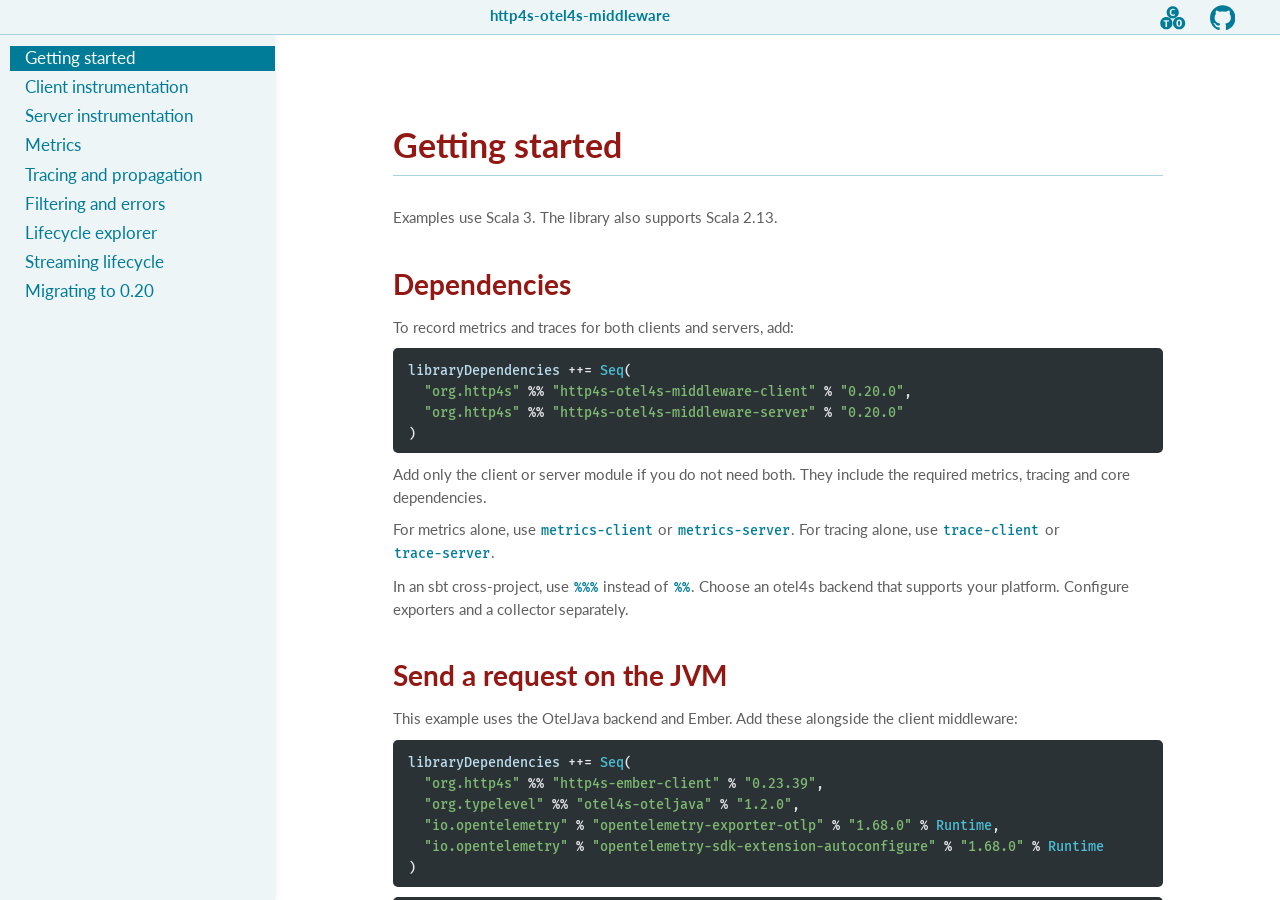
<file: getting-started.html>
<!DOCTYPE html>
<html lang="en">
  
  <head>
  <meta http-equiv="Content-Type" content="text/html; charset=UTF-8">
  <meta charset="utf-8">
  <meta name="viewport" content="width=device-width, initial-scale=1.0">
  <meta name="generator" content="Typelevel Laika + Helium Theme" />
  <title>Getting started</title>
  
  <meta name="author" content="http4s-otel4s-middleware contributors"/>
  
  <meta name="author" content="Ross A. Baker"/>
  
  <meta name="author" content="http4s-otel4s-middleware contributors"/>
  
  <meta name="author" content="Ross A. Baker"/>
  
  
  <meta name="description" content="site"/>
  
  
  
  
  <link rel="stylesheet" href="https://fonts.googleapis.com/css?family=Lato:400,700">
  
  <link rel="stylesheet" href="https://fonts.googleapis.com/css?family=Fira+Mono:500">
  
  <link rel="stylesheet" type="text/css" href="helium/site/icofont.min.css" />
    <link rel="stylesheet" type="text/css" href="helium/site/laika-helium.css" />
    <link rel="stylesheet" type="text/css" href="site.css" />
  <script src="helium/site/laika-helium.js"></script>
    <script src="assets/lifecycle.js"></script>
  
  
  <script> /* for avoiding page load transitions */ </script>
</head>

  <body>

    <header id="top-bar" class="light-default dark-default">

  <div class="row">
    <a id="nav-icon">
      <i class="icofont-laika navigationMenu" title="Navigation">&#xefa2;</i>
    </a>
    
    
  </div>

  <a class="text-link" href="index.html">http4s-otel4s-middleware</a>

  <div class="row links">
    
    <a class="icon-link svg-link" href="https://javadoc.io/doc/org.http4s/http4s-otel4s-middleware-client_3"><span class="api" title="API"><svg class="svg-icon" width="100%" height="100%" viewBox="0 0 100 100" version="1.1" xmlns="http://www.w3.org/2000/svg" xml:space="preserve" style="fill-rule:evenodd;clip-rule:evenodd;stroke-linejoin:round;stroke-miterlimit:2;">
  <g class="svg-shape">
    <path d="M75,47.5c13.246,0 24,10.754 24,24c0,13.246 -10.754,24 -24,24c-13.246,0 -24,-10.754 -24,-24c0,-13.246 10.754,-24 24,-24Zm-50,-0c13.246,-0 24,10.754 24,24c0,13.246 -10.754,24 -24,24c-13.246,-0 -24,-10.754 -24,-24c0,-13.246 10.754,-24 24,-24Zm2.705,16.735l7.239,0l0.622,-4.904l-21.833,0l-0,4.904l7.589,0l0,22.067l6.383,0l-0,-22.067Zm58.076,7.265c-0,-8.757 -3.698,-14.166 -10.781,-14.166c-7.083,-0 -10.781,5.604 -10.781,14.166c0,8.757 3.698,14.166 10.781,14.166c7.083,0 10.781,-5.604 10.781,-14.166Zm-6.539,0c0,6.538 -1.128,9.496 -4.242,9.496c-2.997,0 -4.242,-2.88 -4.242,-9.496c-0,-6.616 1.206,-9.496 4.242,-9.496c3.036,-0 4.242,2.88 4.242,9.496Zm-29.242,-67c13.246,0 24,10.754 24,24c0,13.246 -10.754,24 -24,24c-13.246,0 -24,-10.754 -24,-24c0,-13.246 10.754,-24 24,-24Zm0.512,9.834c-7.122,-0 -12.609,5.098 -12.609,14.127c-0,9.263 5.215,14.205 12.532,14.205c4.164,0 7.083,-1.634 9.068,-3.658l-2.88,-3.697c-1.518,1.206 -3.153,2.413 -5.838,2.413c-3.697,-0 -6.266,-2.763 -6.266,-9.263c-0,-6.616 2.724,-9.379 6.149,-9.379c2.102,-0 3.892,0.778 5.371,1.984l3.113,-3.775c-2.257,-1.868 -4.748,-2.957 -8.64,-2.957Z"/>
  </g>
</svg></span></a>
    
    <a class="icon-link svg-link" href="https://github.com/http4s/http4s-otel4s-middleware"><span class="github" title="Source Code"><svg class="svg-icon" width="100%" height="100%" viewBox="0 0 100 100" version="1.1" xmlns="http://www.w3.org/2000/svg" xml:space="preserve" style="fill-rule:evenodd;clip-rule:evenodd;stroke-linejoin:round;stroke-miterlimit:2;">
  <g class="svg-shape">
    <path d="M49.995,1c-27.609,-0 -49.995,22.386 -49.995,50.002c-0,22.09 14.325,40.83 34.194,47.444c2.501,0.458 3.413,-1.086 3.413,-2.412c0,-1.185 -0.043,-4.331 -0.067,-8.503c-13.908,3.021 -16.843,-6.704 -16.843,-6.704c-2.274,-5.773 -5.552,-7.311 -5.552,-7.311c-4.54,-3.103 0.344,-3.042 0.344,-3.042c5.018,0.356 7.658,5.154 7.658,5.154c4.46,7.64 11.704,5.433 14.552,4.156c0.454,-3.232 1.744,-5.436 3.174,-6.685c-11.102,-1.262 -22.775,-5.553 -22.775,-24.713c-0,-5.457 1.949,-9.92 5.147,-13.416c-0.516,-1.265 -2.231,-6.348 0.488,-13.233c0,0 4.199,-1.344 13.751,5.126c3.988,-1.108 8.266,-1.663 12.518,-1.682c4.245,0.019 8.523,0.574 12.517,1.682c9.546,-6.47 13.736,-5.126 13.736,-5.126c2.728,6.885 1.013,11.968 0.497,13.233c3.204,3.496 5.141,7.959 5.141,13.416c0,19.209 -11.691,23.436 -22.83,24.673c1.795,1.544 3.394,4.595 3.394,9.26c0,6.682 -0.061,12.076 -0.061,13.715c0,1.338 0.899,2.894 3.438,2.406c19.853,-6.627 34.166,-25.354 34.166,-47.438c-0,-27.616 -22.389,-50.002 -50.005,-50.002"/>
  </g>
</svg></span></a>
    
  </div>  

</header>
    
    <nav id="sidebar">

  <div class="row">
    
    <a class="icon-link svg-link" href="https://javadoc.io/doc/org.http4s/http4s-otel4s-middleware-client_3"><span class="api" title="API"><svg class="svg-icon" width="100%" height="100%" viewBox="0 0 100 100" version="1.1" xmlns="http://www.w3.org/2000/svg" xml:space="preserve" style="fill-rule:evenodd;clip-rule:evenodd;stroke-linejoin:round;stroke-miterlimit:2;">
  <g class="svg-shape">
    <path d="M75,47.5c13.246,0 24,10.754 24,24c0,13.246 -10.754,24 -24,24c-13.246,0 -24,-10.754 -24,-24c0,-13.246 10.754,-24 24,-24Zm-50,-0c13.246,-0 24,10.754 24,24c0,13.246 -10.754,24 -24,24c-13.246,-0 -24,-10.754 -24,-24c0,-13.246 10.754,-24 24,-24Zm2.705,16.735l7.239,0l0.622,-4.904l-21.833,0l-0,4.904l7.589,0l0,22.067l6.383,0l-0,-22.067Zm58.076,7.265c-0,-8.757 -3.698,-14.166 -10.781,-14.166c-7.083,-0 -10.781,5.604 -10.781,14.166c0,8.757 3.698,14.166 10.781,14.166c7.083,0 10.781,-5.604 10.781,-14.166Zm-6.539,0c0,6.538 -1.128,9.496 -4.242,9.496c-2.997,0 -4.242,-2.88 -4.242,-9.496c-0,-6.616 1.206,-9.496 4.242,-9.496c3.036,-0 4.242,2.88 4.242,9.496Zm-29.242,-67c13.246,0 24,10.754 24,24c0,13.246 -10.754,24 -24,24c-13.246,0 -24,-10.754 -24,-24c0,-13.246 10.754,-24 24,-24Zm0.512,9.834c-7.122,-0 -12.609,5.098 -12.609,14.127c-0,9.263 5.215,14.205 12.532,14.205c4.164,0 7.083,-1.634 9.068,-3.658l-2.88,-3.697c-1.518,1.206 -3.153,2.413 -5.838,2.413c-3.697,-0 -6.266,-2.763 -6.266,-9.263c-0,-6.616 2.724,-9.379 6.149,-9.379c2.102,-0 3.892,0.778 5.371,1.984l3.113,-3.775c-2.257,-1.868 -4.748,-2.957 -8.64,-2.957Z"/>
  </g>
</svg></span></a>
    
    <a class="icon-link svg-link" href="https://github.com/http4s/http4s-otel4s-middleware"><span class="github" title="Source Code"><svg class="svg-icon" width="100%" height="100%" viewBox="0 0 100 100" version="1.1" xmlns="http://www.w3.org/2000/svg" xml:space="preserve" style="fill-rule:evenodd;clip-rule:evenodd;stroke-linejoin:round;stroke-miterlimit:2;">
  <g class="svg-shape">
    <path d="M49.995,1c-27.609,-0 -49.995,22.386 -49.995,50.002c-0,22.09 14.325,40.83 34.194,47.444c2.501,0.458 3.413,-1.086 3.413,-2.412c0,-1.185 -0.043,-4.331 -0.067,-8.503c-13.908,3.021 -16.843,-6.704 -16.843,-6.704c-2.274,-5.773 -5.552,-7.311 -5.552,-7.311c-4.54,-3.103 0.344,-3.042 0.344,-3.042c5.018,0.356 7.658,5.154 7.658,5.154c4.46,7.64 11.704,5.433 14.552,4.156c0.454,-3.232 1.744,-5.436 3.174,-6.685c-11.102,-1.262 -22.775,-5.553 -22.775,-24.713c-0,-5.457 1.949,-9.92 5.147,-13.416c-0.516,-1.265 -2.231,-6.348 0.488,-13.233c0,0 4.199,-1.344 13.751,5.126c3.988,-1.108 8.266,-1.663 12.518,-1.682c4.245,0.019 8.523,0.574 12.517,1.682c9.546,-6.47 13.736,-5.126 13.736,-5.126c2.728,6.885 1.013,11.968 0.497,13.233c3.204,3.496 5.141,7.959 5.141,13.416c0,19.209 -11.691,23.436 -22.83,24.673c1.795,1.544 3.394,4.595 3.394,9.26c0,6.682 -0.061,12.076 -0.061,13.715c0,1.338 0.899,2.894 3.438,2.406c19.853,-6.627 34.166,-25.354 34.166,-47.438c-0,-27.616 -22.389,-50.002 -50.005,-50.002"/>
  </g>
</svg></span></a>
    
  </div>

  <ul class="nav-list">
    <li class="level1 active nav-leaf"><a href="#">Getting started</a></li>
    <li class="level1 nav-leaf"><a href="client.html">Client instrumentation</a></li>
    <li class="level1 nav-leaf"><a href="server.html">Server instrumentation</a></li>
    <li class="level1 nav-leaf"><a href="metrics.html">Metrics</a></li>
    <li class="level1 nav-leaf"><a href="tracing.html">Tracing and propagation</a></li>
    <li class="level1 nav-leaf"><a href="filtering.html">Filtering and errors</a></li>
    <li class="level1 nav-leaf"><a href="lifecycle.html">Lifecycle explorer</a></li>
    <li class="level1 nav-leaf"><a href="streaming-lifecycle.html">Streaming lifecycle</a></li>
    <li class="level1 nav-leaf"><a href="migration.html">Migrating to 0.20</a></li>
  </ul>

</nav>

    <div id="container">

      
<nav id="page-nav">
  <p class="header"><a href="#">Getting started</a></p>

  <ul class="nav-list">
    <li class="level1 nav-leaf"><a href="#dependencies">Dependencies</a></li>
    <li class="level1 nav-leaf"><a href="#send-a-request-on-the-jvm">Send a request on the JVM</a></li>
  </ul>

  <p class="footer"></p>
</nav>


      <main class="content">

        <h1 id="getting-started" class="title">Getting started</h1>
        <p>Examples use Scala 3. The library also supports Scala 2.13.</p>
        
        <h2 id="dependencies" class="section"><a class="anchor-link left" href="#dependencies"><i class="icofont-laika link">&#xef71;</i></a>Dependencies</h2>
        <p>To record metrics and traces for both clients and servers, add:</p>
        <pre class="keep-together pdf epub"><code class="nohighlight"><span class="identifier">libraryDependencies</span><span> ++= </span><span class="type-name">Seq</span><span>(
  </span><span class="string-literal">&quot;org.http4s&quot;</span><span> %% </span><span class="string-literal">&quot;http4s-otel4s-middleware-client&quot;</span><span> % </span><span class="string-literal">&quot;0.20.0&quot;</span><span>,
  </span><span class="string-literal">&quot;org.http4s&quot;</span><span> %% </span><span class="string-literal">&quot;http4s-otel4s-middleware-server&quot;</span><span> % </span><span class="string-literal">&quot;0.20.0&quot;</span><span>
)</span></code></pre>
        <p>Add only the client or server module if you do not need both. They include the required metrics,
        tracing and core dependencies.</p>
        <p>For metrics alone, use <code>metrics-client</code> or <code>metrics-server</code>. For tracing alone, use
        <code>trace-client</code> or <code>trace-server</code>.</p>
        <p>In an sbt cross-project, use <code>%%%</code> instead of <code>%%</code>. Choose an otel4s backend that supports your
        platform. Configure exporters and a collector separately.</p>
        
        <h2 id="send-a-request-on-the-jvm" class="section"><a class="anchor-link left" href="#send-a-request-on-the-jvm"><i class="icofont-laika link">&#xef71;</i></a>Send a request on the JVM</h2>
        <p>This example uses the OtelJava backend and Ember. Add these alongside the client middleware:</p>
        <pre class="keep-together pdf epub"><code class="nohighlight"><span class="identifier">libraryDependencies</span><span> ++= </span><span class="type-name">Seq</span><span>(
  </span><span class="string-literal">&quot;org.http4s&quot;</span><span> %% </span><span class="string-literal">&quot;http4s-ember-client&quot;</span><span> % </span><span class="string-literal">&quot;0.23.39&quot;</span><span>,
  </span><span class="string-literal">&quot;org.typelevel&quot;</span><span> %% </span><span class="string-literal">&quot;otel4s-oteljava&quot;</span><span> % </span><span class="string-literal">&quot;1.2.0&quot;</span><span>,
  </span><span class="string-literal">&quot;io.opentelemetry&quot;</span><span> % </span><span class="string-literal">&quot;opentelemetry-exporter-otlp&quot;</span><span> % </span><span class="string-literal">&quot;1.68.0&quot;</span><span> % </span><span class="type-name">Runtime</span><span>,
  </span><span class="string-literal">&quot;io.opentelemetry&quot;</span><span> % </span><span class="string-literal">&quot;opentelemetry-sdk-extension-autoconfigure&quot;</span><span> % </span><span class="string-literal">&quot;1.68.0&quot;</span><span> % </span><span class="type-name">Runtime</span><span>
)</span></code></pre>
        <pre><code class="nohighlight"><span class="keyword">import</span><span> </span><span class="identifier">cats</span><span>.</span><span class="identifier">effect</span><span>.{</span><span class="type-name">IO</span><span>, </span><span class="type-name">IOApp</span><span>, </span><span class="type-name">Resource</span><span>}
</span><span class="keyword">import</span><span> </span><span class="identifier">org</span><span>.</span><span class="identifier">http4s</span><span>.</span><span class="identifier">ember</span><span>.</span><span class="identifier">client</span><span>.</span><span class="type-name">EmberClientBuilder</span><span>
</span><span class="keyword">import</span><span> </span><span class="identifier">org</span><span>.</span><span class="identifier">http4s</span><span>.</span><span class="identifier">implicits</span><span>.*
</span><span class="keyword">import</span><span> </span><span class="identifier">org</span><span>.</span><span class="identifier">http4s</span><span>.</span><span class="identifier">otel4s</span><span>.</span><span class="identifier">middleware</span><span>.</span><span class="identifier">client</span><span>.{</span><span class="type-name">ClientInstrumentation</span><span>, </span><span class="type-name">ClientTracingConfig</span><span>}
</span><span class="keyword">import</span><span> </span><span class="identifier">org</span><span>.</span><span class="identifier">http4s</span><span>.</span><span class="identifier">otel4s</span><span>.</span><span class="identifier">middleware</span><span>.</span><span class="identifier">metrics</span><span>.</span><span class="identifier">client</span><span>.</span><span class="type-name">ClientMetricsConfig</span><span>
</span><span class="keyword">import</span><span> </span><span class="identifier">org</span><span>.</span><span class="identifier">http4s</span><span>.</span><span class="identifier">otel4s</span><span>.</span><span class="identifier">middleware</span><span>.</span><span class="identifier">trace</span><span>.</span><span class="identifier">client</span><span>.{</span><span class="type-name">ClientSpanDataProvider</span><span>, </span><span class="type-name">UriRedactor</span><span>}
</span><span class="keyword">import</span><span> </span><span class="identifier">org</span><span>.</span><span class="identifier">http4s</span><span>.</span><span class="identifier">otel4s</span><span>.</span><span class="identifier">middleware</span><span>.</span><span class="identifier">trace</span><span>.</span><span class="identifier">redact</span><span>.</span><span class="type-name">QueryRedactor</span><span>
</span><span class="keyword">import</span><span> </span><span class="identifier">org</span><span>.</span><span class="identifier">typelevel</span><span>.</span><span class="identifier">otel4s</span><span>.</span><span class="identifier">context</span><span>.</span><span class="type-name">ContextManager</span><span>
</span><span class="keyword">import</span><span> </span><span class="identifier">org</span><span>.</span><span class="identifier">typelevel</span><span>.</span><span class="identifier">otel4s</span><span>.</span><span class="identifier">metrics</span><span>.</span><span class="type-name">MeterProvider</span><span>
</span><span class="keyword">import</span><span> </span><span class="identifier">org</span><span>.</span><span class="identifier">typelevel</span><span>.</span><span class="identifier">otel4s</span><span>.</span><span class="identifier">oteljava</span><span>.</span><span class="type-name">OtelJava</span><span>
</span><span class="keyword">import</span><span> </span><span class="identifier">org</span><span>.</span><span class="identifier">typelevel</span><span>.</span><span class="identifier">otel4s</span><span>.</span><span class="identifier">trace</span><span>.</span><span class="type-name">TracerProvider</span><span>

</span><span class="keyword">object</span><span> </span><span class="type-name">FirstRequest</span><span> </span><span class="keyword">extends</span><span> </span><span class="type-name">IOApp</span><span>.</span><span class="type-name">Simple</span><span> {
  </span><span class="keyword">def</span><span> </span><span class="declaration-name">run</span><span>: </span><span class="type-name">IO</span><span>[</span><span class="type-name">Unit</span><span>] = {
    </span><span class="type-name">OtelJava</span><span>.</span><span class="identifier">autoConfigured</span><span>[</span><span class="type-name">IO</span><span>]().</span><span class="identifier">use</span><span> { </span><span class="identifier">otel</span><span> =&gt;
      </span><span class="keyword">given</span><span> </span><span class="type-name">MeterProvider</span><span>[</span><span class="type-name">IO</span><span>] = </span><span class="identifier">otel</span><span>.</span><span class="identifier">meterProvider</span><span>
      </span><span class="keyword">given</span><span> </span><span class="type-name">TracerProvider</span><span>[</span><span class="type-name">IO</span><span>] = </span><span class="identifier">otel</span><span>.</span><span class="identifier">tracerProvider</span><span>
      </span><span class="keyword">given</span><span> </span><span class="type-name">ContextManager</span><span>[</span><span class="type-name">IO</span><span>] = </span><span class="identifier">otel</span><span>.</span><span class="identifier">contextManager</span><span>

      </span><span class="keyword">val</span><span> </span><span class="identifier">redactor</span><span> = </span><span class="keyword">new</span><span> </span><span class="type-name">UriRedactor</span><span>.</span><span class="type-name">OnlyRedactUserInfo</span><span> </span><span class="keyword">with</span><span> </span><span class="type-name">QueryRedactor</span><span>.</span><span class="type-name">RedactSensitive</span><span> {}
      </span><span class="keyword">val</span><span> </span><span class="identifier">spanDataProvider</span><span> = </span><span class="type-name">ClientSpanDataProvider</span><span>.</span><span class="identifier">openTelemetry</span><span>(</span><span class="identifier">redactor</span><span>)
      </span><span class="keyword">val</span><span> </span><span class="identifier">clientConfig</span><span> = </span><span class="type-name">ClientMetricsConfig</span><span>.</span><span class="identifier">default</span><span>
      </span><span class="keyword">val</span><span> </span><span class="identifier">tracingConfig</span><span> = </span><span class="type-name">ClientTracingConfig</span><span>(</span><span class="identifier">spanDataProvider</span><span>)

      </span><span class="keyword">val</span><span> </span><span class="identifier">instrumentedClient</span><span> = </span><span class="keyword">for</span><span> {
        </span><span class="identifier">client</span><span> &lt;- </span><span class="type-name">EmberClientBuilder</span><span>.</span><span class="identifier">default</span><span>[</span><span class="type-name">IO</span><span>].</span><span class="identifier">build</span><span>
        </span><span class="identifier">middleware</span><span> &lt;- </span><span class="type-name">Resource</span><span>.</span><span class="identifier">eval</span><span>(
          </span><span class="type-name">ClientInstrumentation</span><span>.</span><span class="identifier">middleware</span><span>[</span><span class="type-name">IO</span><span>](</span><span class="identifier">clientConfig</span><span>, </span><span class="identifier">tracingConfig</span><span>)
        )
      } </span><span class="keyword">yield</span><span> </span><span class="identifier">middleware</span><span>(</span><span class="identifier">client</span><span>)

      </span><span class="identifier">instrumentedClient</span><span>.</span><span class="identifier">use</span><span> { </span><span class="identifier">client</span><span> =&gt;
        </span><span class="identifier">client</span><span>.</span><span class="identifier">expect</span><span>[</span><span class="type-name">String</span><span>](</span><span class="string-literal">uri&quot;http://localhost:8080/hello&quot;</span><span>).</span><span class="identifier">flatMap</span><span>(</span><span class="type-name">IO</span><span>.</span><span class="identifier">println</span><span>)
      }
    }
  }
}</span></code></pre>
        <p>Run a service at <code>localhost:8080/hello</code> and an OTLP collector before starting the example. For a
        collector accepting OTLP/HTTP on port 4318, configure the application environment:</p>
        <pre class="keep-together pdf epub"><code class="nohighlight"><span class="identifier">export</span><span> OTEL_SERVICE_NAME=hello-client
</span><span class="identifier">export</span><span> OTEL_EXPORTER_OTLP_ENDPOINT=http://localhost:</span><span class="number-literal">4318</span><span>
</span><span class="identifier">export</span><span> OTEL_EXPORTER_OTLP_PROTOCOL=http/protobuf
</span><span class="identifier">export</span><span> OTEL_TRACES_EXPORTER=otlp
</span><span class="identifier">export</span><span> OTEL_METRICS_EXPORTER=otlp
</span><span class="identifier">export</span><span> OTEL_LOGS_EXPORTER=none</span></code></pre>
        <p>If using <code>sbt run</code>, fork the application JVM and add
        <code>-Dotel.java.global-autoconfigure.enabled=true</code> to its Java options, as in the repository&#39;s
        <code>examples</code> project. See the <a href="https://typelevel.org/otel4s/">otel4s documentation</a> for backend
        setup and exporter configuration.</p>
        <p>The meter provider, tracer provider and <code>ContextManager</code> must come from the same telemetry
        instance. Keep that resource open while your application uses the middleware.</p>
        <p><code>expect</code> reads the response body and releases the response. If you use <code>client.run</code> instead,
        call <code>use</code> on the returned resource so the response is released.</p>
        <p>Continue with <a href="client.html">Client instrumentation</a> or <a href="server.html">Server instrumentation</a>.</p>

        
<hr class="footer-rule"/>
<footer>
  Site generated by <a href="https://typelevel.org/Laika/">Laika</a> with the Helium theme.
</footer>


      </main>

    </div>

  </body>

</html>
</file>
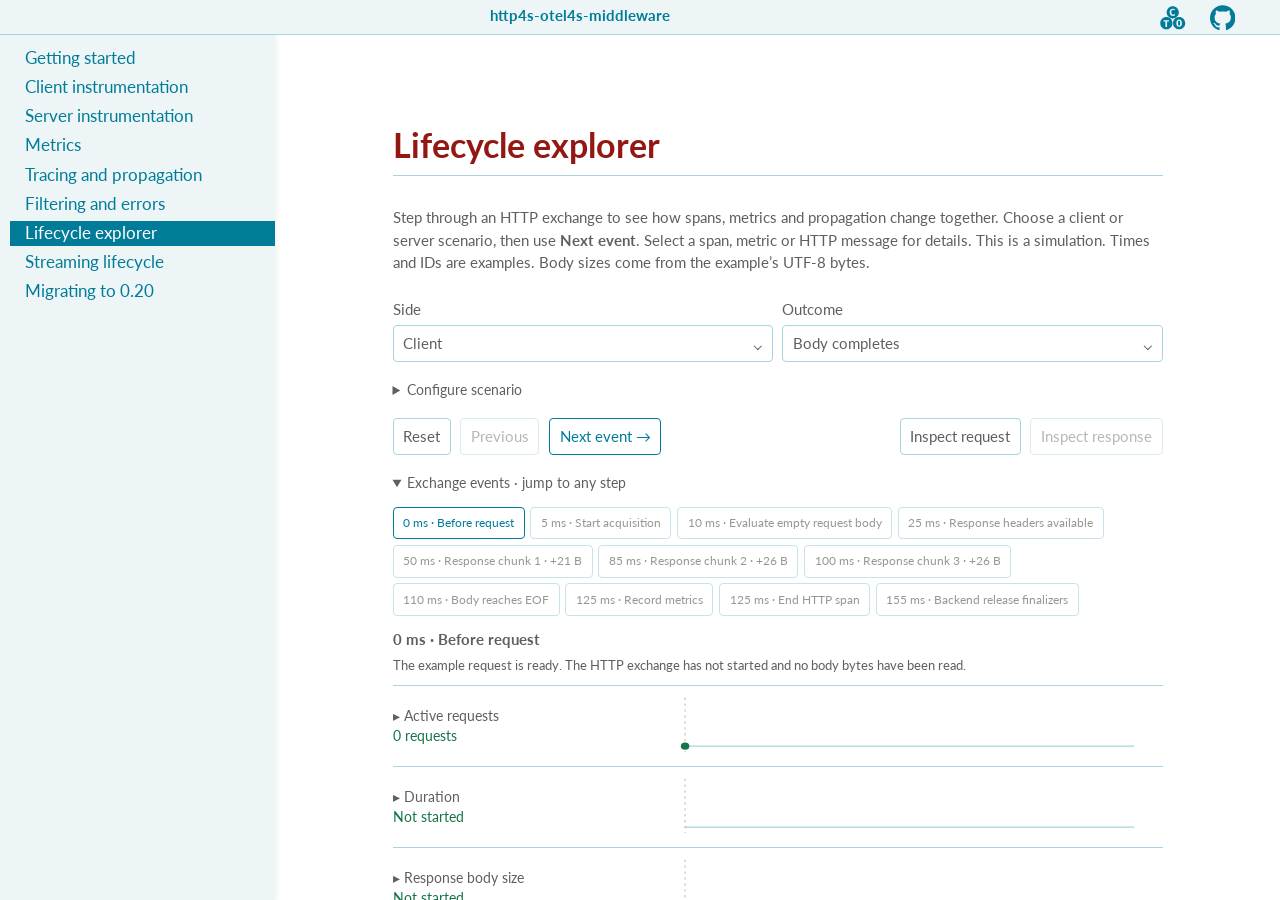
<file: lifecycle.html>
<!DOCTYPE html>
<html lang="en">
  
  <head>
  <meta http-equiv="Content-Type" content="text/html; charset=UTF-8">
  <meta charset="utf-8">
  <meta name="viewport" content="width=device-width, initial-scale=1.0">
  <meta name="generator" content="Typelevel Laika + Helium Theme" />
  <title>Lifecycle explorer</title>
  
  <meta name="author" content="http4s-otel4s-middleware contributors"/>
  
  <meta name="author" content="Ross A. Baker"/>
  
  <meta name="author" content="http4s-otel4s-middleware contributors"/>
  
  <meta name="author" content="Ross A. Baker"/>
  
  
  <meta name="description" content="site"/>
  
  
  
  
  <link rel="stylesheet" href="https://fonts.googleapis.com/css?family=Lato:400,700">
  
  <link rel="stylesheet" href="https://fonts.googleapis.com/css?family=Fira+Mono:500">
  
  <link rel="stylesheet" type="text/css" href="helium/site/icofont.min.css" />
    <link rel="stylesheet" type="text/css" href="helium/site/laika-helium.css" />
    <link rel="stylesheet" type="text/css" href="site.css" />
  <script src="helium/site/laika-helium.js"></script>
    <script src="assets/lifecycle.js"></script>
  
  
  <script> /* for avoiding page load transitions */ </script>
</head>

  <body>

    <header id="top-bar" class="light-default dark-default">

  <div class="row">
    <a id="nav-icon">
      <i class="icofont-laika navigationMenu" title="Navigation">&#xefa2;</i>
    </a>
    
    
  </div>

  <a class="text-link" href="index.html">http4s-otel4s-middleware</a>

  <div class="row links">
    
    <a class="icon-link svg-link" href="https://javadoc.io/doc/org.http4s/http4s-otel4s-middleware-client_3"><span class="api" title="API"><svg class="svg-icon" width="100%" height="100%" viewBox="0 0 100 100" version="1.1" xmlns="http://www.w3.org/2000/svg" xml:space="preserve" style="fill-rule:evenodd;clip-rule:evenodd;stroke-linejoin:round;stroke-miterlimit:2;">
  <g class="svg-shape">
    <path d="M75,47.5c13.246,0 24,10.754 24,24c0,13.246 -10.754,24 -24,24c-13.246,0 -24,-10.754 -24,-24c0,-13.246 10.754,-24 24,-24Zm-50,-0c13.246,-0 24,10.754 24,24c0,13.246 -10.754,24 -24,24c-13.246,-0 -24,-10.754 -24,-24c0,-13.246 10.754,-24 24,-24Zm2.705,16.735l7.239,0l0.622,-4.904l-21.833,0l-0,4.904l7.589,0l0,22.067l6.383,0l-0,-22.067Zm58.076,7.265c-0,-8.757 -3.698,-14.166 -10.781,-14.166c-7.083,-0 -10.781,5.604 -10.781,14.166c0,8.757 3.698,14.166 10.781,14.166c7.083,0 10.781,-5.604 10.781,-14.166Zm-6.539,0c0,6.538 -1.128,9.496 -4.242,9.496c-2.997,0 -4.242,-2.88 -4.242,-9.496c-0,-6.616 1.206,-9.496 4.242,-9.496c3.036,-0 4.242,2.88 4.242,9.496Zm-29.242,-67c13.246,0 24,10.754 24,24c0,13.246 -10.754,24 -24,24c-13.246,0 -24,-10.754 -24,-24c0,-13.246 10.754,-24 24,-24Zm0.512,9.834c-7.122,-0 -12.609,5.098 -12.609,14.127c-0,9.263 5.215,14.205 12.532,14.205c4.164,0 7.083,-1.634 9.068,-3.658l-2.88,-3.697c-1.518,1.206 -3.153,2.413 -5.838,2.413c-3.697,-0 -6.266,-2.763 -6.266,-9.263c-0,-6.616 2.724,-9.379 6.149,-9.379c2.102,-0 3.892,0.778 5.371,1.984l3.113,-3.775c-2.257,-1.868 -4.748,-2.957 -8.64,-2.957Z"/>
  </g>
</svg></span></a>
    
    <a class="icon-link svg-link" href="https://github.com/http4s/http4s-otel4s-middleware"><span class="github" title="Source Code"><svg class="svg-icon" width="100%" height="100%" viewBox="0 0 100 100" version="1.1" xmlns="http://www.w3.org/2000/svg" xml:space="preserve" style="fill-rule:evenodd;clip-rule:evenodd;stroke-linejoin:round;stroke-miterlimit:2;">
  <g class="svg-shape">
    <path d="M49.995,1c-27.609,-0 -49.995,22.386 -49.995,50.002c-0,22.09 14.325,40.83 34.194,47.444c2.501,0.458 3.413,-1.086 3.413,-2.412c0,-1.185 -0.043,-4.331 -0.067,-8.503c-13.908,3.021 -16.843,-6.704 -16.843,-6.704c-2.274,-5.773 -5.552,-7.311 -5.552,-7.311c-4.54,-3.103 0.344,-3.042 0.344,-3.042c5.018,0.356 7.658,5.154 7.658,5.154c4.46,7.64 11.704,5.433 14.552,4.156c0.454,-3.232 1.744,-5.436 3.174,-6.685c-11.102,-1.262 -22.775,-5.553 -22.775,-24.713c-0,-5.457 1.949,-9.92 5.147,-13.416c-0.516,-1.265 -2.231,-6.348 0.488,-13.233c0,0 4.199,-1.344 13.751,5.126c3.988,-1.108 8.266,-1.663 12.518,-1.682c4.245,0.019 8.523,0.574 12.517,1.682c9.546,-6.47 13.736,-5.126 13.736,-5.126c2.728,6.885 1.013,11.968 0.497,13.233c3.204,3.496 5.141,7.959 5.141,13.416c0,19.209 -11.691,23.436 -22.83,24.673c1.795,1.544 3.394,4.595 3.394,9.26c0,6.682 -0.061,12.076 -0.061,13.715c0,1.338 0.899,2.894 3.438,2.406c19.853,-6.627 34.166,-25.354 34.166,-47.438c-0,-27.616 -22.389,-50.002 -50.005,-50.002"/>
  </g>
</svg></span></a>
    
  </div>  

</header>
    
    <nav id="sidebar">

  <div class="row">
    
    <a class="icon-link svg-link" href="https://javadoc.io/doc/org.http4s/http4s-otel4s-middleware-client_3"><span class="api" title="API"><svg class="svg-icon" width="100%" height="100%" viewBox="0 0 100 100" version="1.1" xmlns="http://www.w3.org/2000/svg" xml:space="preserve" style="fill-rule:evenodd;clip-rule:evenodd;stroke-linejoin:round;stroke-miterlimit:2;">
  <g class="svg-shape">
    <path d="M75,47.5c13.246,0 24,10.754 24,24c0,13.246 -10.754,24 -24,24c-13.246,0 -24,-10.754 -24,-24c0,-13.246 10.754,-24 24,-24Zm-50,-0c13.246,-0 24,10.754 24,24c0,13.246 -10.754,24 -24,24c-13.246,-0 -24,-10.754 -24,-24c0,-13.246 10.754,-24 24,-24Zm2.705,16.735l7.239,0l0.622,-4.904l-21.833,0l-0,4.904l7.589,0l0,22.067l6.383,0l-0,-22.067Zm58.076,7.265c-0,-8.757 -3.698,-14.166 -10.781,-14.166c-7.083,-0 -10.781,5.604 -10.781,14.166c0,8.757 3.698,14.166 10.781,14.166c7.083,0 10.781,-5.604 10.781,-14.166Zm-6.539,0c0,6.538 -1.128,9.496 -4.242,9.496c-2.997,0 -4.242,-2.88 -4.242,-9.496c-0,-6.616 1.206,-9.496 4.242,-9.496c3.036,-0 4.242,2.88 4.242,9.496Zm-29.242,-67c13.246,0 24,10.754 24,24c0,13.246 -10.754,24 -24,24c-13.246,0 -24,-10.754 -24,-24c0,-13.246 10.754,-24 24,-24Zm0.512,9.834c-7.122,-0 -12.609,5.098 -12.609,14.127c-0,9.263 5.215,14.205 12.532,14.205c4.164,0 7.083,-1.634 9.068,-3.658l-2.88,-3.697c-1.518,1.206 -3.153,2.413 -5.838,2.413c-3.697,-0 -6.266,-2.763 -6.266,-9.263c-0,-6.616 2.724,-9.379 6.149,-9.379c2.102,-0 3.892,0.778 5.371,1.984l3.113,-3.775c-2.257,-1.868 -4.748,-2.957 -8.64,-2.957Z"/>
  </g>
</svg></span></a>
    
    <a class="icon-link svg-link" href="https://github.com/http4s/http4s-otel4s-middleware"><span class="github" title="Source Code"><svg class="svg-icon" width="100%" height="100%" viewBox="0 0 100 100" version="1.1" xmlns="http://www.w3.org/2000/svg" xml:space="preserve" style="fill-rule:evenodd;clip-rule:evenodd;stroke-linejoin:round;stroke-miterlimit:2;">
  <g class="svg-shape">
    <path d="M49.995,1c-27.609,-0 -49.995,22.386 -49.995,50.002c-0,22.09 14.325,40.83 34.194,47.444c2.501,0.458 3.413,-1.086 3.413,-2.412c0,-1.185 -0.043,-4.331 -0.067,-8.503c-13.908,3.021 -16.843,-6.704 -16.843,-6.704c-2.274,-5.773 -5.552,-7.311 -5.552,-7.311c-4.54,-3.103 0.344,-3.042 0.344,-3.042c5.018,0.356 7.658,5.154 7.658,5.154c4.46,7.64 11.704,5.433 14.552,4.156c0.454,-3.232 1.744,-5.436 3.174,-6.685c-11.102,-1.262 -22.775,-5.553 -22.775,-24.713c-0,-5.457 1.949,-9.92 5.147,-13.416c-0.516,-1.265 -2.231,-6.348 0.488,-13.233c0,0 4.199,-1.344 13.751,5.126c3.988,-1.108 8.266,-1.663 12.518,-1.682c4.245,0.019 8.523,0.574 12.517,1.682c9.546,-6.47 13.736,-5.126 13.736,-5.126c2.728,6.885 1.013,11.968 0.497,13.233c3.204,3.496 5.141,7.959 5.141,13.416c0,19.209 -11.691,23.436 -22.83,24.673c1.795,1.544 3.394,4.595 3.394,9.26c0,6.682 -0.061,12.076 -0.061,13.715c0,1.338 0.899,2.894 3.438,2.406c19.853,-6.627 34.166,-25.354 34.166,-47.438c-0,-27.616 -22.389,-50.002 -50.005,-50.002"/>
  </g>
</svg></span></a>
    
  </div>

  <ul class="nav-list">
    <li class="level1 nav-leaf"><a href="getting-started.html">Getting started</a></li>
    <li class="level1 nav-leaf"><a href="client.html">Client instrumentation</a></li>
    <li class="level1 nav-leaf"><a href="server.html">Server instrumentation</a></li>
    <li class="level1 nav-leaf"><a href="metrics.html">Metrics</a></li>
    <li class="level1 nav-leaf"><a href="tracing.html">Tracing and propagation</a></li>
    <li class="level1 nav-leaf"><a href="filtering.html">Filtering and errors</a></li>
    <li class="level1 active nav-leaf"><a href="#">Lifecycle explorer</a></li>
    <li class="level1 nav-leaf"><a href="streaming-lifecycle.html">Streaming lifecycle</a></li>
    <li class="level1 nav-leaf"><a href="migration.html">Migrating to 0.20</a></li>
  </ul>

</nav>

    <div id="container">

      
<nav id="page-nav">
  <p class="header"><a href="#">Lifecycle explorer</a></p>

  <ul class="nav-list">
  </ul>

  <p class="footer"></p>
</nav>


      <main class="content">

        <h1 id="lifecycle-explorer" class="title">Lifecycle explorer</h1>
        <p>Step through an HTTP exchange to see how spans, metrics and propagation change together. Choose
        a client or server scenario, then use <strong>Next event</strong>. Select a span, metric or HTTP message for
        details. This is a simulation. Times and IDs are examples. Body sizes come from the example’s
        UTF-8 bytes.</p>
        <div id="lifecycle-widget" class="lifecycle-explorer" hidden>
          <div class="lifecycle-controls">
            <label>Side<select id="lifecycle-side"><option value="client">Client</option><option value="server">Server</option></select></label>
            <label>Outcome<select id="lifecycle-scenario"><option value="success">Body completes</option><option value="body-error">Body fails</option><option value="body-cancel">Body canceled</option><option value="unread">Body never starts</option><option value="app-error">Acquisition / app fails</option><option value="app-cancel">Acquisition / app canceled</option></select></label>
          </div>
          <details class="lc-disclosure lc-config"><summary>Configure scenario</summary>
            <div class="lifecycle-controls">
              <label>Method<select id="lifecycle-method"><option value="GET">GET</option><option value="POST">POST</option><option value="HEAD">HEAD</option></select></label>
              <label>Response status<select id="lifecycle-status"><option value="200">200 OK</option><option value="204">204 No Content</option><option value="404">404 Not Found</option><option value="503">503 Unavailable</option></select></label>
              <label>Response-size source<select id="lifecycle-bodySize"><option value="observe">Observe stream</option><option value="contentLength">Content-Length</option></select></label>
            </div>
            <fieldset class="lc-policies"><legend>Request policies</legend>
              <label><input id="lifecycle-metrics" type="checkbox" checked> Metrics enabled</label>
              <label><input id="lifecycle-tracing" type="checkbox" checked> Tracing enabled</label>
              <label><input id="lifecycle-propagate" type="checkbox" checked> Client request propagation</label>
              <label><input id="lifecycle-parent" type="checkbox" checked> <span id="lifecycle-parent-label">Caller context + baggage</span></label>
              <label><input id="lifecycle-reverse" type="checkbox"> Server response propagation</label>
              <label><input id="lifecycle-captureHeaders" type="checkbox"> Capture allowed headers as span attributes</label>
            </fieldset>
          </details>
          <div class="lifecycle-controls lc-transport"><button type="button" id="lifecycle-reset">Reset</button><button type="button" id="lifecycle-back">Previous</button><button type="button" id="lifecycle-next">Next event →</button><span class="lc-toolbar-spacer"></span><button type="button" id="lifecycle-request">Inspect request</button><button type="button" id="lifecycle-response">Inspect response</button></div>
          <details class="lc-disclosure" open><summary>Exchange events · jump to any step</summary><div id="lifecycle-steps"></div></details>
          <div id="lifecycle-state" role="status" aria-live="polite" aria-atomic="true"></div>
          <p id="lifecycle-explanation" class="lc-muted"></p>
          <div id="lifecycle-metrics-overview" aria-label="Metrics. Select a row or measurement to inspect."></div>
          <h3 class="lc-overview-title">Trace waterfall</h3>
          <div id="lifecycle-trace"></div>
          <div class="lc-signal-row lc-axis-row"><span>Simulated time</span><div id="lifecycle-time-axis"></div></div>
          <p class="lc-muted">Dashed: external parent. Accent: open span. Green: ended. Red: ended with error. Select a row to expand or collapse its details.</p>
          <div id="lifecycle-inspector-home">
          <section id="lifecycle-inspector" class="lc-inspector" aria-labelledby="lifecycle-inspector-title" hidden>
            <div class="lc-inspector-heading"><h3 id="lifecycle-inspector-title"></h3><button type="button" id="lifecycle-inspector-close" aria-label="Close inspector">Close</button></div>
            <p id="lifecycle-field-note" class="lc-field-note" role="status" aria-live="polite"></p>
            <div id="lifecycle-inspector-content"></div>
          </section>
          </div>
        </div>
        <p>Reset clears the measurements. All plots use the same time axis. A histogram point appears when
        a measurement is recorded. The body preview shows bytes as each chunk runs.</p>
        <details class="lc-disclosure"><summary>Simulation assumptions</summary>
        
        The example uses W3C Trace Context and Baggage propagation, sampled spans and an SDK that keeps
        exemplars. Active requests and response body sizes are enabled. In a real application, your
        backend controls when data is exported and whether exemplars are kept. Open spans may not appear
        in your trace viewer yet.
        
        The `/widgets/{id}` template is configured for span names and metric labels. The URL redactor
        adds `access_token` to the sensitive query keys because the default list does not include it.
        Header capture is disabled by default and uses the default header redactor when enabled. Body
        contents and baggage are not automatically added to span attributes.
        
        The simulated server has no existing span context. Metrics-only middleware can use a context
        supplied by other code, but does not read context from incoming request headers.
        
        Each chunk is a piece of the body stream. It does not represent an HTTP chunked-transfer frame.
        The example splits the UTF-8 bytes of `é` across two chunks. The character appears when the
        second chunk completes it.
        
        </details>
        <p>See <a href="streaming-lifecycle.html">Streaming lifecycle</a> for completion rules and middleware ordering.</p>
        <p><noscript>This explorer requires JavaScript. The <a href="streaming-lifecycle.html">streaming lifecycle reference</a> describes the completion rules.</noscript></p>

        
<hr class="footer-rule"/>
<footer>
  Site generated by <a href="https://typelevel.org/Laika/">Laika</a> with the Helium theme.
</footer>


      </main>

    </div>

  </body>

</html>
</file>
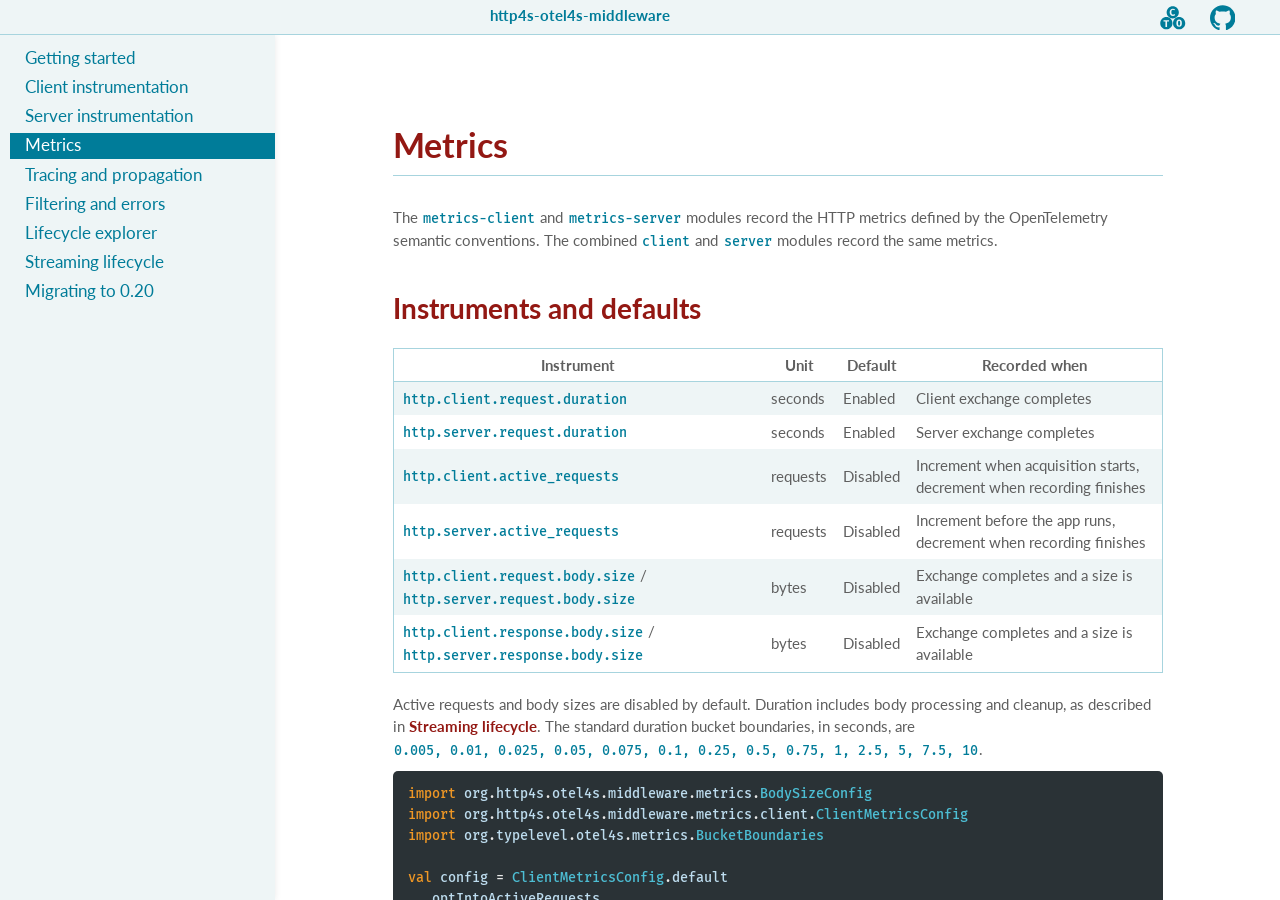
<file: metrics.html>
<!DOCTYPE html>
<html lang="en">
  
  <head>
  <meta http-equiv="Content-Type" content="text/html; charset=UTF-8">
  <meta charset="utf-8">
  <meta name="viewport" content="width=device-width, initial-scale=1.0">
  <meta name="generator" content="Typelevel Laika + Helium Theme" />
  <title>Metrics</title>
  
  <meta name="author" content="http4s-otel4s-middleware contributors"/>
  
  <meta name="author" content="Ross A. Baker"/>
  
  <meta name="author" content="http4s-otel4s-middleware contributors"/>
  
  <meta name="author" content="Ross A. Baker"/>
  
  
  <meta name="description" content="site"/>
  
  
  
  
  <link rel="stylesheet" href="https://fonts.googleapis.com/css?family=Lato:400,700">
  
  <link rel="stylesheet" href="https://fonts.googleapis.com/css?family=Fira+Mono:500">
  
  <link rel="stylesheet" type="text/css" href="helium/site/icofont.min.css" />
    <link rel="stylesheet" type="text/css" href="helium/site/laika-helium.css" />
    <link rel="stylesheet" type="text/css" href="site.css" />
  <script src="helium/site/laika-helium.js"></script>
    <script src="assets/lifecycle.js"></script>
  
  
  <script> /* for avoiding page load transitions */ </script>
</head>

  <body>

    <header id="top-bar" class="light-default dark-default">

  <div class="row">
    <a id="nav-icon">
      <i class="icofont-laika navigationMenu" title="Navigation">&#xefa2;</i>
    </a>
    
    
  </div>

  <a class="text-link" href="index.html">http4s-otel4s-middleware</a>

  <div class="row links">
    
    <a class="icon-link svg-link" href="https://javadoc.io/doc/org.http4s/http4s-otel4s-middleware-client_3"><span class="api" title="API"><svg class="svg-icon" width="100%" height="100%" viewBox="0 0 100 100" version="1.1" xmlns="http://www.w3.org/2000/svg" xml:space="preserve" style="fill-rule:evenodd;clip-rule:evenodd;stroke-linejoin:round;stroke-miterlimit:2;">
  <g class="svg-shape">
    <path d="M75,47.5c13.246,0 24,10.754 24,24c0,13.246 -10.754,24 -24,24c-13.246,0 -24,-10.754 -24,-24c0,-13.246 10.754,-24 24,-24Zm-50,-0c13.246,-0 24,10.754 24,24c0,13.246 -10.754,24 -24,24c-13.246,-0 -24,-10.754 -24,-24c0,-13.246 10.754,-24 24,-24Zm2.705,16.735l7.239,0l0.622,-4.904l-21.833,0l-0,4.904l7.589,0l0,22.067l6.383,0l-0,-22.067Zm58.076,7.265c-0,-8.757 -3.698,-14.166 -10.781,-14.166c-7.083,-0 -10.781,5.604 -10.781,14.166c0,8.757 3.698,14.166 10.781,14.166c7.083,0 10.781,-5.604 10.781,-14.166Zm-6.539,0c0,6.538 -1.128,9.496 -4.242,9.496c-2.997,0 -4.242,-2.88 -4.242,-9.496c-0,-6.616 1.206,-9.496 4.242,-9.496c3.036,-0 4.242,2.88 4.242,9.496Zm-29.242,-67c13.246,0 24,10.754 24,24c0,13.246 -10.754,24 -24,24c-13.246,0 -24,-10.754 -24,-24c0,-13.246 10.754,-24 24,-24Zm0.512,9.834c-7.122,-0 -12.609,5.098 -12.609,14.127c-0,9.263 5.215,14.205 12.532,14.205c4.164,0 7.083,-1.634 9.068,-3.658l-2.88,-3.697c-1.518,1.206 -3.153,2.413 -5.838,2.413c-3.697,-0 -6.266,-2.763 -6.266,-9.263c-0,-6.616 2.724,-9.379 6.149,-9.379c2.102,-0 3.892,0.778 5.371,1.984l3.113,-3.775c-2.257,-1.868 -4.748,-2.957 -8.64,-2.957Z"/>
  </g>
</svg></span></a>
    
    <a class="icon-link svg-link" href="https://github.com/http4s/http4s-otel4s-middleware"><span class="github" title="Source Code"><svg class="svg-icon" width="100%" height="100%" viewBox="0 0 100 100" version="1.1" xmlns="http://www.w3.org/2000/svg" xml:space="preserve" style="fill-rule:evenodd;clip-rule:evenodd;stroke-linejoin:round;stroke-miterlimit:2;">
  <g class="svg-shape">
    <path d="M49.995,1c-27.609,-0 -49.995,22.386 -49.995,50.002c-0,22.09 14.325,40.83 34.194,47.444c2.501,0.458 3.413,-1.086 3.413,-2.412c0,-1.185 -0.043,-4.331 -0.067,-8.503c-13.908,3.021 -16.843,-6.704 -16.843,-6.704c-2.274,-5.773 -5.552,-7.311 -5.552,-7.311c-4.54,-3.103 0.344,-3.042 0.344,-3.042c5.018,0.356 7.658,5.154 7.658,5.154c4.46,7.64 11.704,5.433 14.552,4.156c0.454,-3.232 1.744,-5.436 3.174,-6.685c-11.102,-1.262 -22.775,-5.553 -22.775,-24.713c-0,-5.457 1.949,-9.92 5.147,-13.416c-0.516,-1.265 -2.231,-6.348 0.488,-13.233c0,0 4.199,-1.344 13.751,5.126c3.988,-1.108 8.266,-1.663 12.518,-1.682c4.245,0.019 8.523,0.574 12.517,1.682c9.546,-6.47 13.736,-5.126 13.736,-5.126c2.728,6.885 1.013,11.968 0.497,13.233c3.204,3.496 5.141,7.959 5.141,13.416c0,19.209 -11.691,23.436 -22.83,24.673c1.795,1.544 3.394,4.595 3.394,9.26c0,6.682 -0.061,12.076 -0.061,13.715c0,1.338 0.899,2.894 3.438,2.406c19.853,-6.627 34.166,-25.354 34.166,-47.438c-0,-27.616 -22.389,-50.002 -50.005,-50.002"/>
  </g>
</svg></span></a>
    
  </div>  

</header>
    
    <nav id="sidebar">

  <div class="row">
    
    <a class="icon-link svg-link" href="https://javadoc.io/doc/org.http4s/http4s-otel4s-middleware-client_3"><span class="api" title="API"><svg class="svg-icon" width="100%" height="100%" viewBox="0 0 100 100" version="1.1" xmlns="http://www.w3.org/2000/svg" xml:space="preserve" style="fill-rule:evenodd;clip-rule:evenodd;stroke-linejoin:round;stroke-miterlimit:2;">
  <g class="svg-shape">
    <path d="M75,47.5c13.246,0 24,10.754 24,24c0,13.246 -10.754,24 -24,24c-13.246,0 -24,-10.754 -24,-24c0,-13.246 10.754,-24 24,-24Zm-50,-0c13.246,-0 24,10.754 24,24c0,13.246 -10.754,24 -24,24c-13.246,-0 -24,-10.754 -24,-24c0,-13.246 10.754,-24 24,-24Zm2.705,16.735l7.239,0l0.622,-4.904l-21.833,0l-0,4.904l7.589,0l0,22.067l6.383,0l-0,-22.067Zm58.076,7.265c-0,-8.757 -3.698,-14.166 -10.781,-14.166c-7.083,-0 -10.781,5.604 -10.781,14.166c0,8.757 3.698,14.166 10.781,14.166c7.083,0 10.781,-5.604 10.781,-14.166Zm-6.539,0c0,6.538 -1.128,9.496 -4.242,9.496c-2.997,0 -4.242,-2.88 -4.242,-9.496c-0,-6.616 1.206,-9.496 4.242,-9.496c3.036,-0 4.242,2.88 4.242,9.496Zm-29.242,-67c13.246,0 24,10.754 24,24c0,13.246 -10.754,24 -24,24c-13.246,0 -24,-10.754 -24,-24c0,-13.246 10.754,-24 24,-24Zm0.512,9.834c-7.122,-0 -12.609,5.098 -12.609,14.127c-0,9.263 5.215,14.205 12.532,14.205c4.164,0 7.083,-1.634 9.068,-3.658l-2.88,-3.697c-1.518,1.206 -3.153,2.413 -5.838,2.413c-3.697,-0 -6.266,-2.763 -6.266,-9.263c-0,-6.616 2.724,-9.379 6.149,-9.379c2.102,-0 3.892,0.778 5.371,1.984l3.113,-3.775c-2.257,-1.868 -4.748,-2.957 -8.64,-2.957Z"/>
  </g>
</svg></span></a>
    
    <a class="icon-link svg-link" href="https://github.com/http4s/http4s-otel4s-middleware"><span class="github" title="Source Code"><svg class="svg-icon" width="100%" height="100%" viewBox="0 0 100 100" version="1.1" xmlns="http://www.w3.org/2000/svg" xml:space="preserve" style="fill-rule:evenodd;clip-rule:evenodd;stroke-linejoin:round;stroke-miterlimit:2;">
  <g class="svg-shape">
    <path d="M49.995,1c-27.609,-0 -49.995,22.386 -49.995,50.002c-0,22.09 14.325,40.83 34.194,47.444c2.501,0.458 3.413,-1.086 3.413,-2.412c0,-1.185 -0.043,-4.331 -0.067,-8.503c-13.908,3.021 -16.843,-6.704 -16.843,-6.704c-2.274,-5.773 -5.552,-7.311 -5.552,-7.311c-4.54,-3.103 0.344,-3.042 0.344,-3.042c5.018,0.356 7.658,5.154 7.658,5.154c4.46,7.64 11.704,5.433 14.552,4.156c0.454,-3.232 1.744,-5.436 3.174,-6.685c-11.102,-1.262 -22.775,-5.553 -22.775,-24.713c-0,-5.457 1.949,-9.92 5.147,-13.416c-0.516,-1.265 -2.231,-6.348 0.488,-13.233c0,0 4.199,-1.344 13.751,5.126c3.988,-1.108 8.266,-1.663 12.518,-1.682c4.245,0.019 8.523,0.574 12.517,1.682c9.546,-6.47 13.736,-5.126 13.736,-5.126c2.728,6.885 1.013,11.968 0.497,13.233c3.204,3.496 5.141,7.959 5.141,13.416c0,19.209 -11.691,23.436 -22.83,24.673c1.795,1.544 3.394,4.595 3.394,9.26c0,6.682 -0.061,12.076 -0.061,13.715c0,1.338 0.899,2.894 3.438,2.406c19.853,-6.627 34.166,-25.354 34.166,-47.438c-0,-27.616 -22.389,-50.002 -50.005,-50.002"/>
  </g>
</svg></span></a>
    
  </div>

  <ul class="nav-list">
    <li class="level1 nav-leaf"><a href="getting-started.html">Getting started</a></li>
    <li class="level1 nav-leaf"><a href="client.html">Client instrumentation</a></li>
    <li class="level1 nav-leaf"><a href="server.html">Server instrumentation</a></li>
    <li class="level1 active nav-leaf"><a href="#">Metrics</a></li>
    <li class="level1 nav-leaf"><a href="tracing.html">Tracing and propagation</a></li>
    <li class="level1 nav-leaf"><a href="filtering.html">Filtering and errors</a></li>
    <li class="level1 nav-leaf"><a href="lifecycle.html">Lifecycle explorer</a></li>
    <li class="level1 nav-leaf"><a href="streaming-lifecycle.html">Streaming lifecycle</a></li>
    <li class="level1 nav-leaf"><a href="migration.html">Migrating to 0.20</a></li>
  </ul>

</nav>

    <div id="container">

      
<nav id="page-nav">
  <p class="header"><a href="#">Metrics</a></p>

  <ul class="nav-list">
    <li class="level1 nav-leaf"><a href="#instruments-and-defaults">Instruments and defaults</a></li>
    <li class="level1 nav-leaf"><a href="#body-sizes">Body sizes</a></li>
    <li class="level1 nav-leaf"><a href="#metric-labels">Metric labels</a></li>
    <li class="level1 nav-leaf"><a href="#link-measurements-to-traces">Link measurements to traces</a></li>
  </ul>

  <p class="footer"></p>
</nav>


      <main class="content">

        <h1 id="metrics" class="title">Metrics</h1>
        <p>The <code>metrics-client</code> and <code>metrics-server</code> modules record the HTTP metrics defined by the
        OpenTelemetry semantic conventions. The combined <code>client</code> and <code>server</code> modules record the same
        metrics.</p>
        
        <h2 id="instruments-and-defaults" class="section"><a class="anchor-link left" href="#instruments-and-defaults"><i class="icofont-laika link">&#xef71;</i></a>Instruments and defaults</h2>
        <table>
          <thead>
            <tr>
              <th>Instrument</th>
              <th>Unit</th>
              <th>Default</th>
              <th>Recorded when</th>
            </tr>
          </thead>
          <tbody>
            <tr>
              <td><code>http.client.request.duration</code></td>
              <td>seconds</td>
              <td>Enabled</td>
              <td>Client exchange completes</td>
            </tr>
            <tr>
              <td><code>http.server.request.duration</code></td>
              <td>seconds</td>
              <td>Enabled</td>
              <td>Server exchange completes</td>
            </tr>
            <tr>
              <td><code>http.client.active_requests</code></td>
              <td>requests</td>
              <td>Disabled</td>
              <td>Increment when acquisition starts, decrement when recording finishes</td>
            </tr>
            <tr>
              <td><code>http.server.active_requests</code></td>
              <td>requests</td>
              <td>Disabled</td>
              <td>Increment before the app runs, decrement when recording finishes</td>
            </tr>
            <tr>
              <td><code>http.client.request.body.size</code> / <code>http.server.request.body.size</code></td>
              <td>bytes</td>
              <td>Disabled</td>
              <td>Exchange completes and a size is available</td>
            </tr>
            <tr>
              <td><code>http.client.response.body.size</code> / <code>http.server.response.body.size</code></td>
              <td>bytes</td>
              <td>Disabled</td>
              <td>Exchange completes and a size is available</td>
            </tr>
          </tbody>
        </table>
        <p>Active requests and body sizes are disabled by default. Duration includes body processing and
        cleanup, as described in <a href="streaming-lifecycle.html">Streaming lifecycle</a>. The standard duration
        bucket boundaries, in seconds, are <code>0.005, 0.01, 0.025, 0.05, 0.075, 0.1, 0.25, 0.5, 0.75, 1,
2.5, 5, 7.5, 10</code>.</p>
        <pre class="keep-together pdf epub"><code class="nohighlight"><span class="keyword">import</span><span> </span><span class="identifier">org</span><span>.</span><span class="identifier">http4s</span><span>.</span><span class="identifier">otel4s</span><span>.</span><span class="identifier">middleware</span><span>.</span><span class="identifier">metrics</span><span>.</span><span class="type-name">BodySizeConfig</span><span>
</span><span class="keyword">import</span><span> </span><span class="identifier">org</span><span>.</span><span class="identifier">http4s</span><span>.</span><span class="identifier">otel4s</span><span>.</span><span class="identifier">middleware</span><span>.</span><span class="identifier">metrics</span><span>.</span><span class="identifier">client</span><span>.</span><span class="type-name">ClientMetricsConfig</span><span>
</span><span class="keyword">import</span><span> </span><span class="identifier">org</span><span>.</span><span class="identifier">typelevel</span><span>.</span><span class="identifier">otel4s</span><span>.</span><span class="identifier">metrics</span><span>.</span><span class="type-name">BucketBoundaries</span><span>

</span><span class="keyword">val</span><span> </span><span class="identifier">config</span><span> = </span><span class="type-name">ClientMetricsConfig</span><span>.</span><span class="identifier">default</span><span>
  .</span><span class="identifier">optIntoActiveRequests</span><span>
  .</span><span class="identifier">optIntoRequestBodySize</span><span>(</span><span class="type-name">BodySizeConfig</span><span>.</span><span class="identifier">observe</span><span>)
  .</span><span class="identifier">optIntoResponseBodySize</span><span>(</span><span class="type-name">BodySizeConfig</span><span>.</span><span class="identifier">observe</span><span>)
  .</span><span class="identifier">withResponseDurationSecondsHistogramBuckets</span><span>(
    </span><span class="type-name">BucketBoundaries</span><span>(</span><span class="number-literal">0.01</span><span>, </span><span class="number-literal">0.05</span><span>, </span><span class="number-literal">0.1</span><span>, </span><span class="number-literal">0.5</span><span>, </span><span class="number-literal">1.0</span><span>, </span><span class="number-literal">5.0</span><span>)
  )</span></code></pre>
        <p>The server config has the same methods for enabling metrics and setting duration buckets. The
        backend may use different histogram buckets. Configure SDK views or aggregation if needed to
        make it use your chosen boundaries. The backend can also disable individual instruments.</p>
        
        <h2 id="body-sizes" class="section"><a class="anchor-link left" href="#body-sizes"><i class="icofont-laika link">&#xef71;</i></a>Body sizes</h2>
        <p>Choose how to measure request and response bodies separately:</p>
        <table>
          <thead>
            <tr>
              <th>Strategy</th>
              <th>Meaning</th>
              <th>Incomplete or unread body</th>
            </tr>
          </thead>
          <tbody>
            <tr>
              <td><code>BodySizeConfig.contentLength</code></td>
              <td>Declared <code>Content-Length</code></td>
              <td>Records the declared length if present</td>
            </tr>
            <tr>
              <td><code>BodySizeConfig.observe</code></td>
              <td>Bytes from the first body evaluation</td>
              <td>Incomplete observations are omitted</td>
            </tr>
          </tbody>
        </table>
        <p>Calling <code>optIntoRequestBodySize</code> or <code>optIntoResponseBodySize</code> without an argument uses
        <code>BodySizeConfig.contentLength</code>.</p>
        <p>Observed sizes count bytes passing through the instrumented stream. They are not a wire-size
        measurement and do not include HTTP framing or TLS overhead. Compression placement affects the
        bytes seen by the observer. Observation does not read or buffer the body on its own.</p>
        <p>Responses that cannot carry a body, such as HEAD and 204, have a response size of zero
        regardless of the declared length. The server still needs to run the response body before it can
        finish recording. To set custom size buckets, pass them to
        <code>BodySizeConfig.contentLength(buckets)</code> or <code>BodySizeConfig.observe(buckets)</code> using bytes as the
        unit.</p>
        
        <h2 id="metric-labels" class="section"><a class="anchor-link left" href="#metric-labels"><i class="icofont-laika link">&#xef71;</i></a>Metric labels</h2>
        <p>Use <code>withAttributes</code> for shared labels and <code>withRequestAttributes</code> for request-derived labels.
        Request labels override shared labels. The standard HTTP attributes override both. Avoid IDs,
        raw URLs and query values in labels. Each distinct combination of label values creates another
        metric series.</p>
        <p>Client metrics include the destination address and port when available. To add a URL template,
        configure a <code>UriTemplateClassifier</code>. To add the URL scheme, use <code>optIntoUrlScheme</code>.</p>
        <p>Server metrics use a <code>RouteClassifier</code> for route templates. Server address and port must be
        enabled separately. If a classifier does not match, the template attribute is omitted. The
        library does not use the raw path as a fallback.</p>
        <p>Only known HTTP methods appear as label values. Other methods become <code>_OTHER</code>. Matching is
        case-sensitive. Pass an extended <code>TypedAttributes.DefaultKnownMethods</code> set to <code>withKnownMethods</code>
        if your service uses more methods. An empty set maps every method to <code>_OTHER</code>.</p>
        
        <h2 id="link-measurements-to-traces" class="section"><a class="anchor-link left" href="#link-measurements-to-traces"><i class="icofont-laika link">&#xef71;</i></a>Link measurements to traces</h2>
        <p>An exemplar links a metric measurement to a trace. The combined middleware records metrics in
        the HTTP context before ending the span, so a backend that keeps exemplars can link them to that
        span. Whether the link appears depends on sampling, SDK settings and backend support.</p>
        <p>Metrics-only middleware uses the context that was current when the request started. It does not
        create a span.</p>
        <p>For the older http4s <code>MetricsOps</code> adapter in the <code>metrics</code> artifact, see <a href="migration.html">Migrating to
        0.20</a>. It records different metrics at different points in a request.</p>

        
<hr class="footer-rule"/>
<footer>
  Site generated by <a href="https://typelevel.org/Laika/">Laika</a> with the Helium theme.
</footer>


      </main>

    </div>

  </body>

</html>
</file>
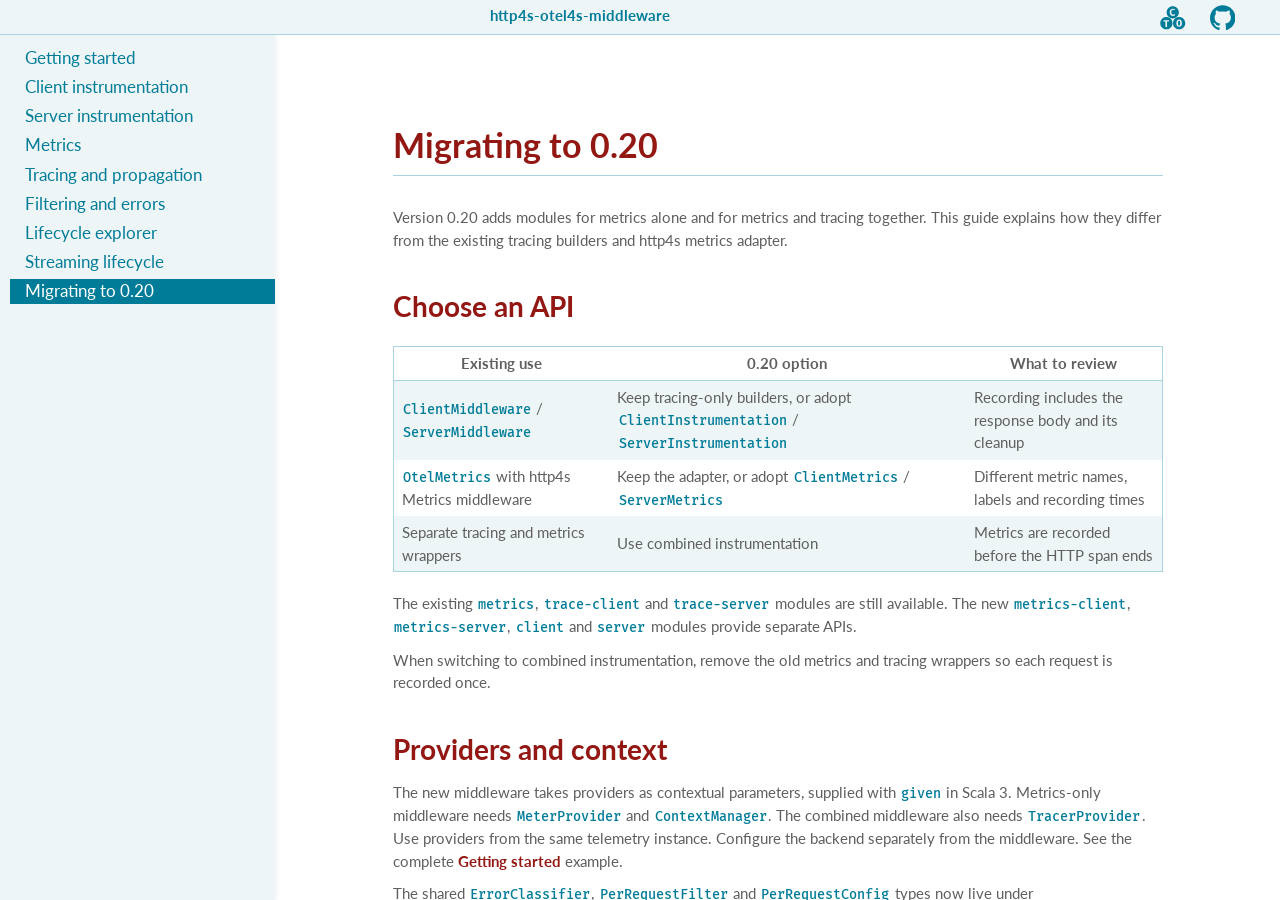
<file: migration.html>
<!DOCTYPE html>
<html lang="en">
  
  <head>
  <meta http-equiv="Content-Type" content="text/html; charset=UTF-8">
  <meta charset="utf-8">
  <meta name="viewport" content="width=device-width, initial-scale=1.0">
  <meta name="generator" content="Typelevel Laika + Helium Theme" />
  <title>Migrating to 0.20</title>
  
  <meta name="author" content="http4s-otel4s-middleware contributors"/>
  
  <meta name="author" content="Ross A. Baker"/>
  
  <meta name="author" content="http4s-otel4s-middleware contributors"/>
  
  <meta name="author" content="Ross A. Baker"/>
  
  
  <meta name="description" content="site"/>
  
  
  
  
  <link rel="stylesheet" href="https://fonts.googleapis.com/css?family=Lato:400,700">
  
  <link rel="stylesheet" href="https://fonts.googleapis.com/css?family=Fira+Mono:500">
  
  <link rel="stylesheet" type="text/css" href="helium/site/icofont.min.css" />
    <link rel="stylesheet" type="text/css" href="helium/site/laika-helium.css" />
    <link rel="stylesheet" type="text/css" href="site.css" />
  <script src="helium/site/laika-helium.js"></script>
    <script src="assets/lifecycle.js"></script>
  
  
  <script> /* for avoiding page load transitions */ </script>
</head>

  <body>

    <header id="top-bar" class="light-default dark-default">

  <div class="row">
    <a id="nav-icon">
      <i class="icofont-laika navigationMenu" title="Navigation">&#xefa2;</i>
    </a>
    
    
  </div>

  <a class="text-link" href="index.html">http4s-otel4s-middleware</a>

  <div class="row links">
    
    <a class="icon-link svg-link" href="https://javadoc.io/doc/org.http4s/http4s-otel4s-middleware-client_3"><span class="api" title="API"><svg class="svg-icon" width="100%" height="100%" viewBox="0 0 100 100" version="1.1" xmlns="http://www.w3.org/2000/svg" xml:space="preserve" style="fill-rule:evenodd;clip-rule:evenodd;stroke-linejoin:round;stroke-miterlimit:2;">
  <g class="svg-shape">
    <path d="M75,47.5c13.246,0 24,10.754 24,24c0,13.246 -10.754,24 -24,24c-13.246,0 -24,-10.754 -24,-24c0,-13.246 10.754,-24 24,-24Zm-50,-0c13.246,-0 24,10.754 24,24c0,13.246 -10.754,24 -24,24c-13.246,-0 -24,-10.754 -24,-24c0,-13.246 10.754,-24 24,-24Zm2.705,16.735l7.239,0l0.622,-4.904l-21.833,0l-0,4.904l7.589,0l0,22.067l6.383,0l-0,-22.067Zm58.076,7.265c-0,-8.757 -3.698,-14.166 -10.781,-14.166c-7.083,-0 -10.781,5.604 -10.781,14.166c0,8.757 3.698,14.166 10.781,14.166c7.083,0 10.781,-5.604 10.781,-14.166Zm-6.539,0c0,6.538 -1.128,9.496 -4.242,9.496c-2.997,0 -4.242,-2.88 -4.242,-9.496c-0,-6.616 1.206,-9.496 4.242,-9.496c3.036,-0 4.242,2.88 4.242,9.496Zm-29.242,-67c13.246,0 24,10.754 24,24c0,13.246 -10.754,24 -24,24c-13.246,0 -24,-10.754 -24,-24c0,-13.246 10.754,-24 24,-24Zm0.512,9.834c-7.122,-0 -12.609,5.098 -12.609,14.127c-0,9.263 5.215,14.205 12.532,14.205c4.164,0 7.083,-1.634 9.068,-3.658l-2.88,-3.697c-1.518,1.206 -3.153,2.413 -5.838,2.413c-3.697,-0 -6.266,-2.763 -6.266,-9.263c-0,-6.616 2.724,-9.379 6.149,-9.379c2.102,-0 3.892,0.778 5.371,1.984l3.113,-3.775c-2.257,-1.868 -4.748,-2.957 -8.64,-2.957Z"/>
  </g>
</svg></span></a>
    
    <a class="icon-link svg-link" href="https://github.com/http4s/http4s-otel4s-middleware"><span class="github" title="Source Code"><svg class="svg-icon" width="100%" height="100%" viewBox="0 0 100 100" version="1.1" xmlns="http://www.w3.org/2000/svg" xml:space="preserve" style="fill-rule:evenodd;clip-rule:evenodd;stroke-linejoin:round;stroke-miterlimit:2;">
  <g class="svg-shape">
    <path d="M49.995,1c-27.609,-0 -49.995,22.386 -49.995,50.002c-0,22.09 14.325,40.83 34.194,47.444c2.501,0.458 3.413,-1.086 3.413,-2.412c0,-1.185 -0.043,-4.331 -0.067,-8.503c-13.908,3.021 -16.843,-6.704 -16.843,-6.704c-2.274,-5.773 -5.552,-7.311 -5.552,-7.311c-4.54,-3.103 0.344,-3.042 0.344,-3.042c5.018,0.356 7.658,5.154 7.658,5.154c4.46,7.64 11.704,5.433 14.552,4.156c0.454,-3.232 1.744,-5.436 3.174,-6.685c-11.102,-1.262 -22.775,-5.553 -22.775,-24.713c-0,-5.457 1.949,-9.92 5.147,-13.416c-0.516,-1.265 -2.231,-6.348 0.488,-13.233c0,0 4.199,-1.344 13.751,5.126c3.988,-1.108 8.266,-1.663 12.518,-1.682c4.245,0.019 8.523,0.574 12.517,1.682c9.546,-6.47 13.736,-5.126 13.736,-5.126c2.728,6.885 1.013,11.968 0.497,13.233c3.204,3.496 5.141,7.959 5.141,13.416c0,19.209 -11.691,23.436 -22.83,24.673c1.795,1.544 3.394,4.595 3.394,9.26c0,6.682 -0.061,12.076 -0.061,13.715c0,1.338 0.899,2.894 3.438,2.406c19.853,-6.627 34.166,-25.354 34.166,-47.438c-0,-27.616 -22.389,-50.002 -50.005,-50.002"/>
  </g>
</svg></span></a>
    
  </div>  

</header>
    
    <nav id="sidebar">

  <div class="row">
    
    <a class="icon-link svg-link" href="https://javadoc.io/doc/org.http4s/http4s-otel4s-middleware-client_3"><span class="api" title="API"><svg class="svg-icon" width="100%" height="100%" viewBox="0 0 100 100" version="1.1" xmlns="http://www.w3.org/2000/svg" xml:space="preserve" style="fill-rule:evenodd;clip-rule:evenodd;stroke-linejoin:round;stroke-miterlimit:2;">
  <g class="svg-shape">
    <path d="M75,47.5c13.246,0 24,10.754 24,24c0,13.246 -10.754,24 -24,24c-13.246,0 -24,-10.754 -24,-24c0,-13.246 10.754,-24 24,-24Zm-50,-0c13.246,-0 24,10.754 24,24c0,13.246 -10.754,24 -24,24c-13.246,-0 -24,-10.754 -24,-24c0,-13.246 10.754,-24 24,-24Zm2.705,16.735l7.239,0l0.622,-4.904l-21.833,0l-0,4.904l7.589,0l0,22.067l6.383,0l-0,-22.067Zm58.076,7.265c-0,-8.757 -3.698,-14.166 -10.781,-14.166c-7.083,-0 -10.781,5.604 -10.781,14.166c0,8.757 3.698,14.166 10.781,14.166c7.083,0 10.781,-5.604 10.781,-14.166Zm-6.539,0c0,6.538 -1.128,9.496 -4.242,9.496c-2.997,0 -4.242,-2.88 -4.242,-9.496c-0,-6.616 1.206,-9.496 4.242,-9.496c3.036,-0 4.242,2.88 4.242,9.496Zm-29.242,-67c13.246,0 24,10.754 24,24c0,13.246 -10.754,24 -24,24c-13.246,0 -24,-10.754 -24,-24c0,-13.246 10.754,-24 24,-24Zm0.512,9.834c-7.122,-0 -12.609,5.098 -12.609,14.127c-0,9.263 5.215,14.205 12.532,14.205c4.164,0 7.083,-1.634 9.068,-3.658l-2.88,-3.697c-1.518,1.206 -3.153,2.413 -5.838,2.413c-3.697,-0 -6.266,-2.763 -6.266,-9.263c-0,-6.616 2.724,-9.379 6.149,-9.379c2.102,-0 3.892,0.778 5.371,1.984l3.113,-3.775c-2.257,-1.868 -4.748,-2.957 -8.64,-2.957Z"/>
  </g>
</svg></span></a>
    
    <a class="icon-link svg-link" href="https://github.com/http4s/http4s-otel4s-middleware"><span class="github" title="Source Code"><svg class="svg-icon" width="100%" height="100%" viewBox="0 0 100 100" version="1.1" xmlns="http://www.w3.org/2000/svg" xml:space="preserve" style="fill-rule:evenodd;clip-rule:evenodd;stroke-linejoin:round;stroke-miterlimit:2;">
  <g class="svg-shape">
    <path d="M49.995,1c-27.609,-0 -49.995,22.386 -49.995,50.002c-0,22.09 14.325,40.83 34.194,47.444c2.501,0.458 3.413,-1.086 3.413,-2.412c0,-1.185 -0.043,-4.331 -0.067,-8.503c-13.908,3.021 -16.843,-6.704 -16.843,-6.704c-2.274,-5.773 -5.552,-7.311 -5.552,-7.311c-4.54,-3.103 0.344,-3.042 0.344,-3.042c5.018,0.356 7.658,5.154 7.658,5.154c4.46,7.64 11.704,5.433 14.552,4.156c0.454,-3.232 1.744,-5.436 3.174,-6.685c-11.102,-1.262 -22.775,-5.553 -22.775,-24.713c-0,-5.457 1.949,-9.92 5.147,-13.416c-0.516,-1.265 -2.231,-6.348 0.488,-13.233c0,0 4.199,-1.344 13.751,5.126c3.988,-1.108 8.266,-1.663 12.518,-1.682c4.245,0.019 8.523,0.574 12.517,1.682c9.546,-6.47 13.736,-5.126 13.736,-5.126c2.728,6.885 1.013,11.968 0.497,13.233c3.204,3.496 5.141,7.959 5.141,13.416c0,19.209 -11.691,23.436 -22.83,24.673c1.795,1.544 3.394,4.595 3.394,9.26c0,6.682 -0.061,12.076 -0.061,13.715c0,1.338 0.899,2.894 3.438,2.406c19.853,-6.627 34.166,-25.354 34.166,-47.438c-0,-27.616 -22.389,-50.002 -50.005,-50.002"/>
  </g>
</svg></span></a>
    
  </div>

  <ul class="nav-list">
    <li class="level1 nav-leaf"><a href="getting-started.html">Getting started</a></li>
    <li class="level1 nav-leaf"><a href="client.html">Client instrumentation</a></li>
    <li class="level1 nav-leaf"><a href="server.html">Server instrumentation</a></li>
    <li class="level1 nav-leaf"><a href="metrics.html">Metrics</a></li>
    <li class="level1 nav-leaf"><a href="tracing.html">Tracing and propagation</a></li>
    <li class="level1 nav-leaf"><a href="filtering.html">Filtering and errors</a></li>
    <li class="level1 nav-leaf"><a href="lifecycle.html">Lifecycle explorer</a></li>
    <li class="level1 nav-leaf"><a href="streaming-lifecycle.html">Streaming lifecycle</a></li>
    <li class="level1 active nav-leaf"><a href="#">Migrating to 0.20</a></li>
  </ul>

</nav>

    <div id="container">

      
<nav id="page-nav">
  <p class="header"><a href="#">Migrating to 0.20</a></p>

  <ul class="nav-list">
    <li class="level1 nav-leaf"><a href="#choose-an-api">Choose an API</a></li>
    <li class="level1 nav-leaf"><a href="#providers-and-context">Providers and context</a></li>
    <li class="level1 nav-leaf"><a href="#tracing-attributes-and-redaction">Tracing attributes and redaction</a></li>
    <li class="level1 nav-leaf"><a href="#metrics-and-dashboards">Metrics and dashboards</a></li>
    <li class="level1 nav-leaf"><a href="#streaming-behavior">Streaming behavior</a></li>
    <li class="level1 nav-leaf"><a href="#before-deploying">Before deploying</a></li>
  </ul>

  <p class="footer"></p>
</nav>


      <main class="content">

        <h1 id="migrating-to-0-20" class="title">Migrating to 0.20</h1>
        <p>Version 0.20 adds modules for metrics alone and for metrics and tracing together. This guide
        explains how they differ from the existing tracing builders and http4s metrics adapter.</p>
        
        <h2 id="choose-an-api" class="section"><a class="anchor-link left" href="#choose-an-api"><i class="icofont-laika link">&#xef71;</i></a>Choose an API</h2>
        <table>
          <thead>
            <tr>
              <th>Existing use</th>
              <th>0.20 option</th>
              <th>What to review</th>
            </tr>
          </thead>
          <tbody>
            <tr>
              <td><code>ClientMiddleware</code> / <code>ServerMiddleware</code></td>
              <td>Keep tracing-only builders, or adopt <code>ClientInstrumentation</code> / <code>ServerInstrumentation</code></td>
              <td>Recording includes the response body and its cleanup</td>
            </tr>
            <tr>
              <td><code>OtelMetrics</code> with http4s Metrics middleware</td>
              <td>Keep the adapter, or adopt <code>ClientMetrics</code> / <code>ServerMetrics</code></td>
              <td>Different metric names, labels and recording times</td>
            </tr>
            <tr>
              <td>Separate tracing and metrics wrappers</td>
              <td>Use combined instrumentation</td>
              <td>Metrics are recorded before the HTTP span ends</td>
            </tr>
          </tbody>
        </table>
        <p>The existing <code>metrics</code>, <code>trace-client</code> and <code>trace-server</code> modules are still available. The new
        <code>metrics-client</code>, <code>metrics-server</code>, <code>client</code> and <code>server</code> modules provide separate APIs.</p>
        <p>When switching to combined instrumentation, remove the old metrics and tracing wrappers so each
        request is recorded once.</p>
        
        <h2 id="providers-and-context" class="section"><a class="anchor-link left" href="#providers-and-context"><i class="icofont-laika link">&#xef71;</i></a>Providers and context</h2>
        <p>The new middleware takes providers as contextual parameters, supplied with <code>given</code> in Scala 3.
        Metrics-only middleware needs <code>MeterProvider</code> and <code>ContextManager</code>. The combined middleware also
        needs <code>TracerProvider</code>. Use providers from the same telemetry instance. Configure the backend
        separately from the middleware. See the complete <a href="getting-started.html">Getting started</a> example.</p>
        <p>The shared <code>ErrorClassifier</code>, <code>PerRequestFilter</code> and <code>PerRequestConfig</code> types now live under
        <code>org.http4s.otel4s.middleware</code>. The old tracing-package types are still available for
        compatibility. Use the shared imports in new code.</p>
        
        <h2 id="tracing-attributes-and-redaction" class="section"><a class="anchor-link left" href="#tracing-attributes-and-redaction"><i class="icofont-laika link">&#xef71;</i></a>Tracing attributes and redaction</h2>
        <p>Client spans now use the response&#39;s HTTP protocol version. The destination address comes from
        the request URI&#39;s host, with the <code>Host</code> header as a fallback. The destination port comes from
        the URI, or from <code>Host</code> if the URI has no authority. A known URI scheme supplies a default port
        before connection metadata is used. If you use relative request URIs, check dashboards that
        group spans by destination.</p>
        <p>Both OpenTelemetry span data providers now have <code>withKnownMethods</code>. Metrics configs have the same
        setting. Include your custom methods if you want them to appear by name instead of <code>HTTP</code> in span
        names or <code>_OTHER</code> in method attributes. Method matching is case-sensitive.</p>
        <p><code>QueryRedactor.RedactSensitive</code> now masks values for the default sensitive query keys. If you use
        this redactor, those values will no longer appear in URL attributes. Extend
        <code>DefaultSensitiveQueryParameters</code> with application-specific keys such as <code>access_token</code>.
        Overriding <code>sensitiveQueryParameters</code> replaces the default set. See
        <a href="tracing.html#url-and-header-redaction">URL and header redaction</a> for an example.</p>
        
        <h2 id="metrics-and-dashboards" class="section"><a class="anchor-link left" href="#metrics-and-dashboards"><i class="icofont-laika link">&#xef71;</i></a>Metrics and dashboards</h2>
        <p>The <code>OtelMetrics</code> adapter records metrics through http4s <code>MetricsOps</code> callbacks. The new metrics
        middleware records HTTP duration, active requests and body sizes. Some old series have no direct
        replacement, including separate header and total timings, abnormal termination counts and series
        grouped by the old classifier.</p>
        <p>Update dashboard queries and alerts to use the <a href="metrics.html">new metrics</a>. Duration is measured
        in seconds, body sizes in bytes and active requests as a count. Duration uses one measurement
        per completed exchange, without the old header/total phase label. Body processing and cleanup
        can make it longer than a headers-only measurement.</p>
        <p>Compare the old and new label sets before updating queries. Route and URL templates replace
        arbitrary classifier values. The new middleware does not emit the old abnormal-termination
        instrument. Exceptions and error responses add <code>error.type</code> to duration and available body-size
        measurements instead.</p>
        <p>Duration is enabled by default. Enable active requests and body sizes if you need them. Unknown
        HTTP methods use <code>_OTHER</code> as their label value. Use route and URL templates such as
        <code>/users/{id}</code> to avoid creating a separate metric series for each ID.</p>
        
        <h2 id="streaming-behavior" class="section"><a class="anchor-link left" href="#streaming-behavior"><i class="icofont-laika link">&#xef71;</i></a>Streaming behavior</h2>
        <p>The old server tracing wrapper ends its span when the app returns a response. The combined
        server middleware keeps recording until the response body finishes, including cleanup. Wrap the
        final app, after routing, error handlers and middleware that changes the response.</p>
        <p>The old client tracing wrapper ends its span when the response resource is released. The
        combined client middleware can finish earlier, when the body finishes. If the body is unread, it
        finishes when the response is released. In both cases, recording finishes before backend
        resource cleanup. Caller work inside <code>use</code> is no longer necessarily part of the HTTP span.</p>
        <p>If a server response body never runs, the middleware cannot finish recording. Its span stays
        open, no duration or sizes are recorded, and the active-request count stays incremented if
        enabled. Check that your middleware stack runs empty, HEAD and replaced response bodies. See
        <a href="streaming-lifecycle.html">Streaming lifecycle</a>.</p>
        
        <h2 id="before-deploying" class="section"><a class="anchor-link left" href="#before-deploying"><i class="icofont-laika link">&#xef71;</i></a>Before deploying</h2>
        <p>Compare spans and measurements for typical requests, streamed responses, failures and
        cancellation. Check that the middleware uses the right providers, filters and redactors. If you
        use trace sampling or exemplars, check those too. Verify the new dashboard queries before
        removing the old ones.</p>

        
<hr class="footer-rule"/>
<footer>
  Site generated by <a href="https://typelevel.org/Laika/">Laika</a> with the Helium theme.
</footer>


      </main>

    </div>

  </body>

</html>
</file>
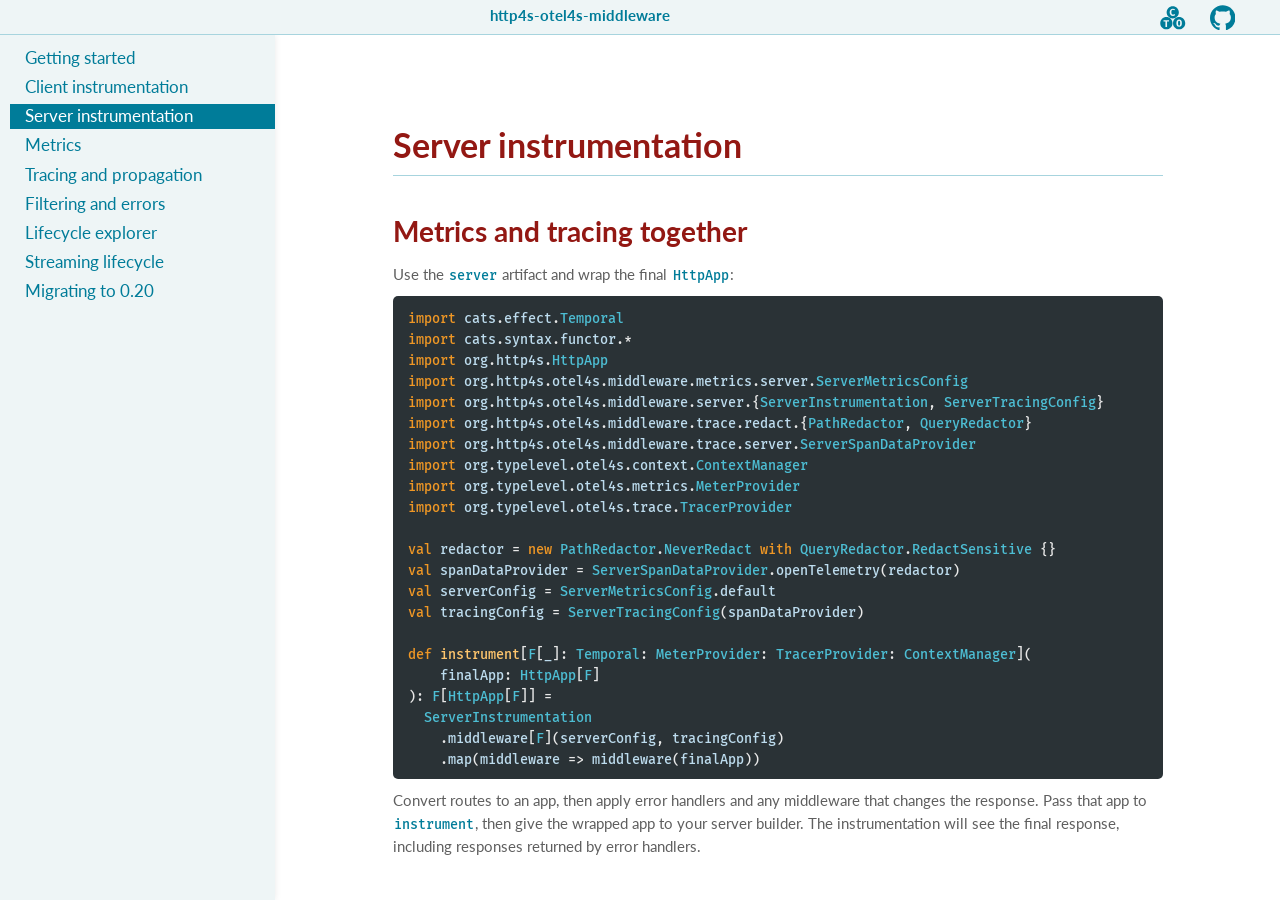
<file: server.html>
<!DOCTYPE html>
<html lang="en">
  
  <head>
  <meta http-equiv="Content-Type" content="text/html; charset=UTF-8">
  <meta charset="utf-8">
  <meta name="viewport" content="width=device-width, initial-scale=1.0">
  <meta name="generator" content="Typelevel Laika + Helium Theme" />
  <title>Server instrumentation</title>
  
  <meta name="author" content="http4s-otel4s-middleware contributors"/>
  
  <meta name="author" content="Ross A. Baker"/>
  
  <meta name="author" content="http4s-otel4s-middleware contributors"/>
  
  <meta name="author" content="Ross A. Baker"/>
  
  
  <meta name="description" content="site"/>
  
  
  
  
  <link rel="stylesheet" href="https://fonts.googleapis.com/css?family=Lato:400,700">
  
  <link rel="stylesheet" href="https://fonts.googleapis.com/css?family=Fira+Mono:500">
  
  <link rel="stylesheet" type="text/css" href="helium/site/icofont.min.css" />
    <link rel="stylesheet" type="text/css" href="helium/site/laika-helium.css" />
    <link rel="stylesheet" type="text/css" href="site.css" />
  <script src="helium/site/laika-helium.js"></script>
    <script src="assets/lifecycle.js"></script>
  
  
  <script> /* for avoiding page load transitions */ </script>
</head>

  <body>

    <header id="top-bar" class="light-default dark-default">

  <div class="row">
    <a id="nav-icon">
      <i class="icofont-laika navigationMenu" title="Navigation">&#xefa2;</i>
    </a>
    
    
  </div>

  <a class="text-link" href="index.html">http4s-otel4s-middleware</a>

  <div class="row links">
    
    <a class="icon-link svg-link" href="https://javadoc.io/doc/org.http4s/http4s-otel4s-middleware-client_3"><span class="api" title="API"><svg class="svg-icon" width="100%" height="100%" viewBox="0 0 100 100" version="1.1" xmlns="http://www.w3.org/2000/svg" xml:space="preserve" style="fill-rule:evenodd;clip-rule:evenodd;stroke-linejoin:round;stroke-miterlimit:2;">
  <g class="svg-shape">
    <path d="M75,47.5c13.246,0 24,10.754 24,24c0,13.246 -10.754,24 -24,24c-13.246,0 -24,-10.754 -24,-24c0,-13.246 10.754,-24 24,-24Zm-50,-0c13.246,-0 24,10.754 24,24c0,13.246 -10.754,24 -24,24c-13.246,-0 -24,-10.754 -24,-24c0,-13.246 10.754,-24 24,-24Zm2.705,16.735l7.239,0l0.622,-4.904l-21.833,0l-0,4.904l7.589,0l0,22.067l6.383,0l-0,-22.067Zm58.076,7.265c-0,-8.757 -3.698,-14.166 -10.781,-14.166c-7.083,-0 -10.781,5.604 -10.781,14.166c0,8.757 3.698,14.166 10.781,14.166c7.083,0 10.781,-5.604 10.781,-14.166Zm-6.539,0c0,6.538 -1.128,9.496 -4.242,9.496c-2.997,0 -4.242,-2.88 -4.242,-9.496c-0,-6.616 1.206,-9.496 4.242,-9.496c3.036,-0 4.242,2.88 4.242,9.496Zm-29.242,-67c13.246,0 24,10.754 24,24c0,13.246 -10.754,24 -24,24c-13.246,0 -24,-10.754 -24,-24c0,-13.246 10.754,-24 24,-24Zm0.512,9.834c-7.122,-0 -12.609,5.098 -12.609,14.127c-0,9.263 5.215,14.205 12.532,14.205c4.164,0 7.083,-1.634 9.068,-3.658l-2.88,-3.697c-1.518,1.206 -3.153,2.413 -5.838,2.413c-3.697,-0 -6.266,-2.763 -6.266,-9.263c-0,-6.616 2.724,-9.379 6.149,-9.379c2.102,-0 3.892,0.778 5.371,1.984l3.113,-3.775c-2.257,-1.868 -4.748,-2.957 -8.64,-2.957Z"/>
  </g>
</svg></span></a>
    
    <a class="icon-link svg-link" href="https://github.com/http4s/http4s-otel4s-middleware"><span class="github" title="Source Code"><svg class="svg-icon" width="100%" height="100%" viewBox="0 0 100 100" version="1.1" xmlns="http://www.w3.org/2000/svg" xml:space="preserve" style="fill-rule:evenodd;clip-rule:evenodd;stroke-linejoin:round;stroke-miterlimit:2;">
  <g class="svg-shape">
    <path d="M49.995,1c-27.609,-0 -49.995,22.386 -49.995,50.002c-0,22.09 14.325,40.83 34.194,47.444c2.501,0.458 3.413,-1.086 3.413,-2.412c0,-1.185 -0.043,-4.331 -0.067,-8.503c-13.908,3.021 -16.843,-6.704 -16.843,-6.704c-2.274,-5.773 -5.552,-7.311 -5.552,-7.311c-4.54,-3.103 0.344,-3.042 0.344,-3.042c5.018,0.356 7.658,5.154 7.658,5.154c4.46,7.64 11.704,5.433 14.552,4.156c0.454,-3.232 1.744,-5.436 3.174,-6.685c-11.102,-1.262 -22.775,-5.553 -22.775,-24.713c-0,-5.457 1.949,-9.92 5.147,-13.416c-0.516,-1.265 -2.231,-6.348 0.488,-13.233c0,0 4.199,-1.344 13.751,5.126c3.988,-1.108 8.266,-1.663 12.518,-1.682c4.245,0.019 8.523,0.574 12.517,1.682c9.546,-6.47 13.736,-5.126 13.736,-5.126c2.728,6.885 1.013,11.968 0.497,13.233c3.204,3.496 5.141,7.959 5.141,13.416c0,19.209 -11.691,23.436 -22.83,24.673c1.795,1.544 3.394,4.595 3.394,9.26c0,6.682 -0.061,12.076 -0.061,13.715c0,1.338 0.899,2.894 3.438,2.406c19.853,-6.627 34.166,-25.354 34.166,-47.438c-0,-27.616 -22.389,-50.002 -50.005,-50.002"/>
  </g>
</svg></span></a>
    
  </div>  

</header>
    
    <nav id="sidebar">

  <div class="row">
    
    <a class="icon-link svg-link" href="https://javadoc.io/doc/org.http4s/http4s-otel4s-middleware-client_3"><span class="api" title="API"><svg class="svg-icon" width="100%" height="100%" viewBox="0 0 100 100" version="1.1" xmlns="http://www.w3.org/2000/svg" xml:space="preserve" style="fill-rule:evenodd;clip-rule:evenodd;stroke-linejoin:round;stroke-miterlimit:2;">
  <g class="svg-shape">
    <path d="M75,47.5c13.246,0 24,10.754 24,24c0,13.246 -10.754,24 -24,24c-13.246,0 -24,-10.754 -24,-24c0,-13.246 10.754,-24 24,-24Zm-50,-0c13.246,-0 24,10.754 24,24c0,13.246 -10.754,24 -24,24c-13.246,-0 -24,-10.754 -24,-24c0,-13.246 10.754,-24 24,-24Zm2.705,16.735l7.239,0l0.622,-4.904l-21.833,0l-0,4.904l7.589,0l0,22.067l6.383,0l-0,-22.067Zm58.076,7.265c-0,-8.757 -3.698,-14.166 -10.781,-14.166c-7.083,-0 -10.781,5.604 -10.781,14.166c0,8.757 3.698,14.166 10.781,14.166c7.083,0 10.781,-5.604 10.781,-14.166Zm-6.539,0c0,6.538 -1.128,9.496 -4.242,9.496c-2.997,0 -4.242,-2.88 -4.242,-9.496c-0,-6.616 1.206,-9.496 4.242,-9.496c3.036,-0 4.242,2.88 4.242,9.496Zm-29.242,-67c13.246,0 24,10.754 24,24c0,13.246 -10.754,24 -24,24c-13.246,0 -24,-10.754 -24,-24c0,-13.246 10.754,-24 24,-24Zm0.512,9.834c-7.122,-0 -12.609,5.098 -12.609,14.127c-0,9.263 5.215,14.205 12.532,14.205c4.164,0 7.083,-1.634 9.068,-3.658l-2.88,-3.697c-1.518,1.206 -3.153,2.413 -5.838,2.413c-3.697,-0 -6.266,-2.763 -6.266,-9.263c-0,-6.616 2.724,-9.379 6.149,-9.379c2.102,-0 3.892,0.778 5.371,1.984l3.113,-3.775c-2.257,-1.868 -4.748,-2.957 -8.64,-2.957Z"/>
  </g>
</svg></span></a>
    
    <a class="icon-link svg-link" href="https://github.com/http4s/http4s-otel4s-middleware"><span class="github" title="Source Code"><svg class="svg-icon" width="100%" height="100%" viewBox="0 0 100 100" version="1.1" xmlns="http://www.w3.org/2000/svg" xml:space="preserve" style="fill-rule:evenodd;clip-rule:evenodd;stroke-linejoin:round;stroke-miterlimit:2;">
  <g class="svg-shape">
    <path d="M49.995,1c-27.609,-0 -49.995,22.386 -49.995,50.002c-0,22.09 14.325,40.83 34.194,47.444c2.501,0.458 3.413,-1.086 3.413,-2.412c0,-1.185 -0.043,-4.331 -0.067,-8.503c-13.908,3.021 -16.843,-6.704 -16.843,-6.704c-2.274,-5.773 -5.552,-7.311 -5.552,-7.311c-4.54,-3.103 0.344,-3.042 0.344,-3.042c5.018,0.356 7.658,5.154 7.658,5.154c4.46,7.64 11.704,5.433 14.552,4.156c0.454,-3.232 1.744,-5.436 3.174,-6.685c-11.102,-1.262 -22.775,-5.553 -22.775,-24.713c-0,-5.457 1.949,-9.92 5.147,-13.416c-0.516,-1.265 -2.231,-6.348 0.488,-13.233c0,0 4.199,-1.344 13.751,5.126c3.988,-1.108 8.266,-1.663 12.518,-1.682c4.245,0.019 8.523,0.574 12.517,1.682c9.546,-6.47 13.736,-5.126 13.736,-5.126c2.728,6.885 1.013,11.968 0.497,13.233c3.204,3.496 5.141,7.959 5.141,13.416c0,19.209 -11.691,23.436 -22.83,24.673c1.795,1.544 3.394,4.595 3.394,9.26c0,6.682 -0.061,12.076 -0.061,13.715c0,1.338 0.899,2.894 3.438,2.406c19.853,-6.627 34.166,-25.354 34.166,-47.438c-0,-27.616 -22.389,-50.002 -50.005,-50.002"/>
  </g>
</svg></span></a>
    
  </div>

  <ul class="nav-list">
    <li class="level1 nav-leaf"><a href="getting-started.html">Getting started</a></li>
    <li class="level1 nav-leaf"><a href="client.html">Client instrumentation</a></li>
    <li class="level1 active nav-leaf"><a href="#">Server instrumentation</a></li>
    <li class="level1 nav-leaf"><a href="metrics.html">Metrics</a></li>
    <li class="level1 nav-leaf"><a href="tracing.html">Tracing and propagation</a></li>
    <li class="level1 nav-leaf"><a href="filtering.html">Filtering and errors</a></li>
    <li class="level1 nav-leaf"><a href="lifecycle.html">Lifecycle explorer</a></li>
    <li class="level1 nav-leaf"><a href="streaming-lifecycle.html">Streaming lifecycle</a></li>
    <li class="level1 nav-leaf"><a href="migration.html">Migrating to 0.20</a></li>
  </ul>

</nav>

    <div id="container">

      
<nav id="page-nav">
  <p class="header"><a href="#">Server instrumentation</a></p>

  <ul class="nav-list">
    <li class="level1 nav-leaf"><a href="#metrics-and-tracing-together">Metrics and tracing together</a></li>
    <li class="level1 nav-leaf"><a href="#metrics-only">Metrics only</a></li>
    <li class="level1 nav-leaf"><a href="#tracing-only">Tracing only</a></li>
    <li class="level1 nav-leaf"><a href="#route-templates">Route templates</a></li>
    <li class="level1 nav-leaf"><a href="#when-recording-finishes">When recording finishes</a></li>
    <li class="level1 nav-leaf"><a href="#request-and-response-context">Request and response context</a></li>
  </ul>

  <p class="footer"></p>
</nav>


      <main class="content">

        <h1 id="server-instrumentation" class="title">Server instrumentation</h1>
        
        <h2 id="metrics-and-tracing-together" class="section"><a class="anchor-link left" href="#metrics-and-tracing-together"><i class="icofont-laika link">&#xef71;</i></a>Metrics and tracing together</h2>
        <p>Use the <code>server</code> artifact and wrap the final <code>HttpApp</code>:</p>
        <pre><code class="nohighlight"><span class="keyword">import</span><span> </span><span class="identifier">cats</span><span>.</span><span class="identifier">effect</span><span>.</span><span class="type-name">Temporal</span><span>
</span><span class="keyword">import</span><span> </span><span class="identifier">cats</span><span>.</span><span class="identifier">syntax</span><span>.</span><span class="identifier">functor</span><span>.*
</span><span class="keyword">import</span><span> </span><span class="identifier">org</span><span>.</span><span class="identifier">http4s</span><span>.</span><span class="type-name">HttpApp</span><span>
</span><span class="keyword">import</span><span> </span><span class="identifier">org</span><span>.</span><span class="identifier">http4s</span><span>.</span><span class="identifier">otel4s</span><span>.</span><span class="identifier">middleware</span><span>.</span><span class="identifier">metrics</span><span>.</span><span class="identifier">server</span><span>.</span><span class="type-name">ServerMetricsConfig</span><span>
</span><span class="keyword">import</span><span> </span><span class="identifier">org</span><span>.</span><span class="identifier">http4s</span><span>.</span><span class="identifier">otel4s</span><span>.</span><span class="identifier">middleware</span><span>.</span><span class="identifier">server</span><span>.{</span><span class="type-name">ServerInstrumentation</span><span>, </span><span class="type-name">ServerTracingConfig</span><span>}
</span><span class="keyword">import</span><span> </span><span class="identifier">org</span><span>.</span><span class="identifier">http4s</span><span>.</span><span class="identifier">otel4s</span><span>.</span><span class="identifier">middleware</span><span>.</span><span class="identifier">trace</span><span>.</span><span class="identifier">redact</span><span>.{</span><span class="type-name">PathRedactor</span><span>, </span><span class="type-name">QueryRedactor</span><span>}
</span><span class="keyword">import</span><span> </span><span class="identifier">org</span><span>.</span><span class="identifier">http4s</span><span>.</span><span class="identifier">otel4s</span><span>.</span><span class="identifier">middleware</span><span>.</span><span class="identifier">trace</span><span>.</span><span class="identifier">server</span><span>.</span><span class="type-name">ServerSpanDataProvider</span><span>
</span><span class="keyword">import</span><span> </span><span class="identifier">org</span><span>.</span><span class="identifier">typelevel</span><span>.</span><span class="identifier">otel4s</span><span>.</span><span class="identifier">context</span><span>.</span><span class="type-name">ContextManager</span><span>
</span><span class="keyword">import</span><span> </span><span class="identifier">org</span><span>.</span><span class="identifier">typelevel</span><span>.</span><span class="identifier">otel4s</span><span>.</span><span class="identifier">metrics</span><span>.</span><span class="type-name">MeterProvider</span><span>
</span><span class="keyword">import</span><span> </span><span class="identifier">org</span><span>.</span><span class="identifier">typelevel</span><span>.</span><span class="identifier">otel4s</span><span>.</span><span class="identifier">trace</span><span>.</span><span class="type-name">TracerProvider</span><span>

</span><span class="keyword">val</span><span> </span><span class="identifier">redactor</span><span> = </span><span class="keyword">new</span><span> </span><span class="type-name">PathRedactor</span><span>.</span><span class="type-name">NeverRedact</span><span> </span><span class="keyword">with</span><span> </span><span class="type-name">QueryRedactor</span><span>.</span><span class="type-name">RedactSensitive</span><span> {}
</span><span class="keyword">val</span><span> </span><span class="identifier">spanDataProvider</span><span> = </span><span class="type-name">ServerSpanDataProvider</span><span>.</span><span class="identifier">openTelemetry</span><span>(</span><span class="identifier">redactor</span><span>)
</span><span class="keyword">val</span><span> </span><span class="identifier">serverConfig</span><span> = </span><span class="type-name">ServerMetricsConfig</span><span>.</span><span class="identifier">default</span><span>
</span><span class="keyword">val</span><span> </span><span class="identifier">tracingConfig</span><span> = </span><span class="type-name">ServerTracingConfig</span><span>(</span><span class="identifier">spanDataProvider</span><span>)

</span><span class="keyword">def</span><span> </span><span class="declaration-name">instrument</span><span>[</span><span class="type-name">F</span><span>[</span><span class="identifier">_</span><span>]: </span><span class="type-name">Temporal</span><span>: </span><span class="type-name">MeterProvider</span><span>: </span><span class="type-name">TracerProvider</span><span>: </span><span class="type-name">ContextManager</span><span>](
    </span><span class="identifier">finalApp</span><span>: </span><span class="type-name">HttpApp</span><span>[</span><span class="type-name">F</span><span>]
): </span><span class="type-name">F</span><span>[</span><span class="type-name">HttpApp</span><span>[</span><span class="type-name">F</span><span>]] =
  </span><span class="type-name">ServerInstrumentation</span><span>
    .</span><span class="identifier">middleware</span><span>[</span><span class="type-name">F</span><span>](</span><span class="identifier">serverConfig</span><span>, </span><span class="identifier">tracingConfig</span><span>)
    .</span><span class="identifier">map</span><span>(</span><span class="identifier">middleware</span><span> =&gt; </span><span class="identifier">middleware</span><span>(</span><span class="identifier">finalApp</span><span>))</span></code></pre>
        <p>Convert routes to an app, then apply error handlers and any middleware that changes the
        response. Pass that app to <code>instrument</code>, then give the wrapped app to your server builder. The
        instrumentation will see the final response, including responses returned by error handlers.</p>
        
        <h2 id="metrics-only" class="section"><a class="anchor-link left" href="#metrics-only"><i class="icofont-laika link">&#xef71;</i></a>Metrics only</h2>
        <p>Use the <code>metrics-server</code> artifact:</p>
        <pre class="keep-together pdf epub"><code class="nohighlight"><span class="keyword">import</span><span> </span><span class="identifier">org</span><span>.</span><span class="identifier">http4s</span><span>.</span><span class="identifier">otel4s</span><span>.</span><span class="identifier">middleware</span><span>.</span><span class="identifier">metrics</span><span>.</span><span class="identifier">server</span><span>.</span><span class="type-name">ServerMetrics</span><span>

</span><span class="keyword">def</span><span> </span><span class="declaration-name">metricsOnly</span><span>[</span><span class="type-name">F</span><span>[</span><span class="identifier">_</span><span>]: </span><span class="type-name">Temporal</span><span>: </span><span class="type-name">MeterProvider</span><span>: </span><span class="type-name">ContextManager</span><span>](</span><span class="identifier">app</span><span>: </span><span class="type-name">HttpApp</span><span>[</span><span class="type-name">F</span><span>]): </span><span class="type-name">F</span><span>[</span><span class="type-name">HttpApp</span><span>[</span><span class="type-name">F</span><span>]] =
  </span><span class="type-name">ServerMetrics</span><span>
    .</span><span class="identifier">middleware</span><span>[</span><span class="type-name">F</span><span>](</span><span class="identifier">serverConfig</span><span>)
    .</span><span class="identifier">map</span><span>(</span><span class="identifier">middleware</span><span> =&gt; </span><span class="identifier">middleware</span><span>(</span><span class="identifier">app</span><span>))</span></code></pre>
        
        <h2 id="tracing-only" class="section"><a class="anchor-link left" href="#tracing-only"><i class="icofont-laika link">&#xef71;</i></a>Tracing only</h2>
        <p>Use the <code>trace-server</code> artifact:</p>
        <pre class="keep-together pdf epub"><code class="nohighlight"><span class="keyword">import</span><span> </span><span class="identifier">cats</span><span>.</span><span class="identifier">effect</span><span>.</span><span class="type-name">MonadCancelThrow</span><span>
</span><span class="keyword">import</span><span> </span><span class="identifier">org</span><span>.</span><span class="identifier">http4s</span><span>.</span><span class="identifier">otel4s</span><span>.</span><span class="identifier">middleware</span><span>.</span><span class="identifier">trace</span><span>.</span><span class="identifier">server</span><span>.</span><span class="type-name">ServerMiddleware</span><span>

</span><span class="keyword">def</span><span> </span><span class="declaration-name">tracingOnly</span><span>[</span><span class="type-name">F</span><span>[</span><span class="identifier">_</span><span>]: </span><span class="type-name">MonadCancelThrow</span><span>: </span><span class="type-name">TracerProvider</span><span>](</span><span class="identifier">app</span><span>: </span><span class="type-name">HttpApp</span><span>[</span><span class="type-name">F</span><span>]): </span><span class="type-name">F</span><span>[</span><span class="type-name">HttpApp</span><span>[</span><span class="type-name">F</span><span>]] =
  </span><span class="type-name">ServerMiddleware</span><span>
    .</span><span class="identifier">builder</span><span>[</span><span class="type-name">F</span><span>](</span><span class="identifier">spanDataProvider</span><span>)
    .</span><span class="identifier">build</span><span>
    .</span><span class="identifier">map</span><span>(</span><span class="identifier">middleware</span><span> =&gt; </span><span class="identifier">middleware</span><span>.</span><span class="identifier">wrapHttpApp</span><span>(</span><span class="identifier">app</span><span>))</span></code></pre>
        <p>The tracing-only builder ends its span when the app returns a response. The combined middleware
        keeps it open until the response body finishes, including cleanup.</p>
        
        <h2 id="route-templates" class="section"><a class="anchor-link left" href="#route-templates"><i class="icofont-laika link">&#xef71;</i></a>Route templates</h2>
        <p>Give metrics and tracing the same route template, such as <code>/users/{id}</code>. The library does not
        know which route your app matched, so you need to provide a <code>RouteClassifier</code>:</p>
        <pre class="keep-together pdf epub"><code class="nohighlight"><span class="keyword">import</span><span> </span><span class="identifier">cats</span><span>.</span><span class="identifier">effect</span><span>.</span><span class="type-name">IO</span><span>
</span><span class="keyword">import</span><span> </span><span class="identifier">org</span><span>.</span><span class="identifier">http4s</span><span>.</span><span class="identifier">dsl</span><span>.</span><span class="identifier">io</span><span>.*
</span><span class="keyword">import</span><span> </span><span class="identifier">org</span><span>.</span><span class="identifier">http4s</span><span>.</span><span class="identifier">otel4s</span><span>.</span><span class="identifier">middleware</span><span>.</span><span class="identifier">server</span><span>.</span><span class="type-name">RouteClassifier</span><span>

</span><span class="keyword">val</span><span> </span><span class="identifier">routes</span><span> = </span><span class="type-name">RouteClassifier</span><span>.</span><span class="identifier">of</span><span>[</span><span class="type-name">IO</span><span>] {
  </span><span class="keyword">case</span><span> </span><span class="type-name">GET</span><span> -&gt; </span><span class="type-name">Root</span><span> / </span><span class="string-literal">&quot;users&quot;</span><span> / </span><span class="identifier">_</span><span> =&gt; </span><span class="string-literal">&quot;/users/{id}&quot;</span><span>
}

</span><span class="keyword">val</span><span> </span><span class="identifier">classifiedMetricsConfig</span><span> = </span><span class="identifier">serverConfig</span><span>.</span><span class="identifier">withRouteClassifier</span><span>(</span><span class="identifier">routes</span><span>)
</span><span class="keyword">val</span><span> </span><span class="identifier">classifiedSpanDataProvider</span><span> = </span><span class="identifier">spanDataProvider</span><span>.</span><span class="identifier">withRouteClassifier</span><span>(</span><span class="identifier">routes</span><span>)
</span><span class="keyword">val</span><span> </span><span class="identifier">classifiedTracingConfig</span><span> = </span><span class="identifier">tracingConfig</span><span>.</span><span class="identifier">withSpanDataProvider</span><span>(</span><span class="identifier">classifiedSpanDataProvider</span><span>)</span></code></pre>
        <p>If the classifier does not match, the route attribute is omitted. Avoid using raw paths with IDs
        or other values that change for each request.</p>
        
        <h2 id="when-recording-finishes" class="section"><a class="anchor-link left" href="#when-recording-finishes"><i class="icofont-laika link">&#xef71;</i></a>When recording finishes</h2>
        <p>The combined middleware and metrics-only middleware finish recording immediately if the app
        fails or is canceled. If the app returns a response, recording finishes only after its body runs
        and finishes, fails or is canceled, including cleanup. Empty and HEAD response bodies must run
        too.</p>
        <p>If an outer middleware replaces the response without running its original body, the span can
        stay open and the active-request count can stay at one. Finishing the body does not prove that
        the remote client received the bytes.</p>
        
        <h2 id="request-and-response-context" class="section"><a class="anchor-link left" href="#request-and-response-context"><i class="icofont-laika link">&#xef71;</i></a>Request and response context</h2>
        <p>With tracing enabled, app and response body effects run in the context read from request
        headers, including baggage. Adding context to response headers is disabled by default. To enable
        it, use <code>tracingConfig.withReversePropagationFilter(...)</code>.</p>
        <p>See <a href="streaming-lifecycle.html">Streaming lifecycle</a> for completion rules and <a href="tracing.html">Tracing and
        propagation</a> for privacy and context configuration.</p>

        
<hr class="footer-rule"/>
<footer>
  Site generated by <a href="https://typelevel.org/Laika/">Laika</a> with the Helium theme.
</footer>


      </main>

    </div>

  </body>

</html>
</file>
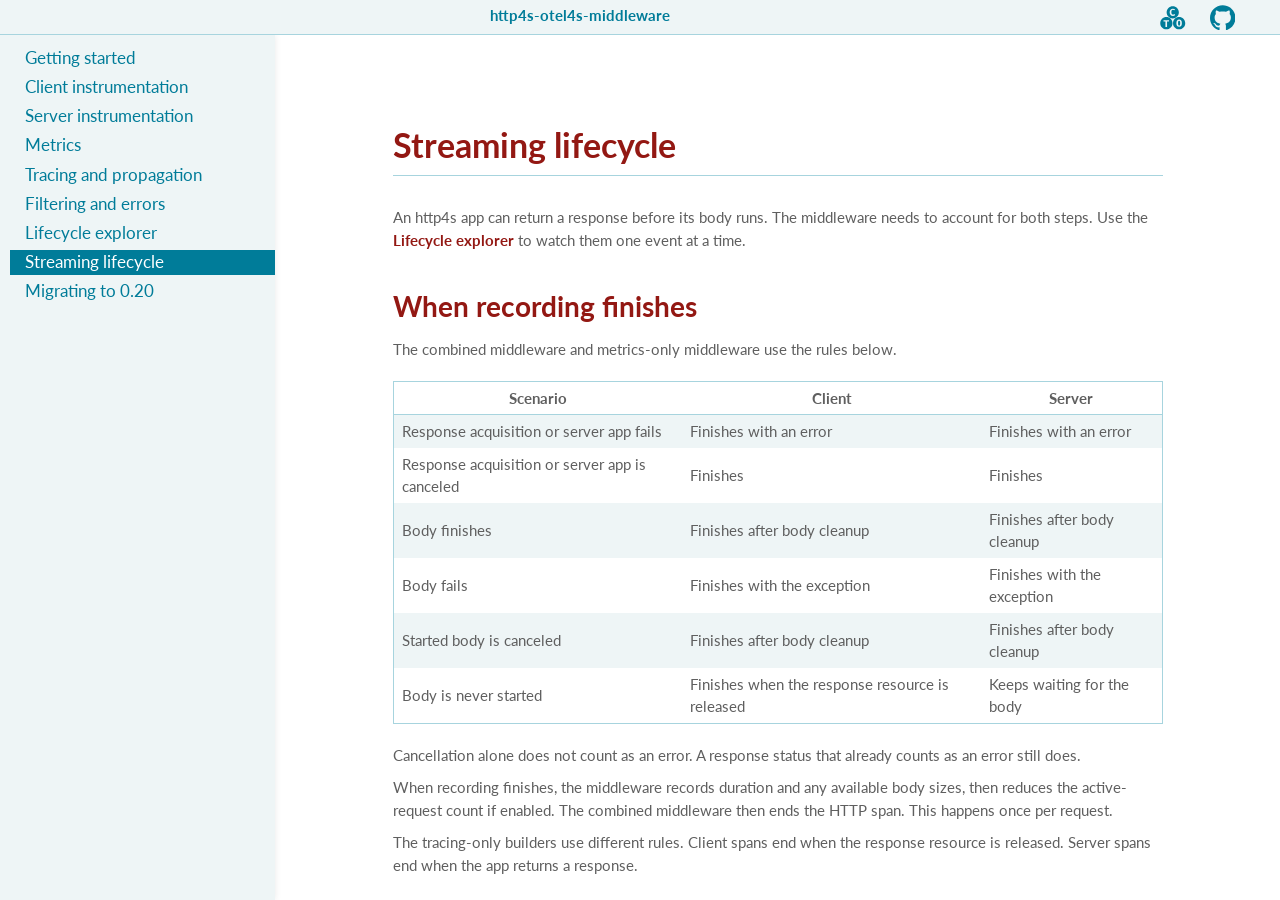
<file: streaming-lifecycle.html>
<!DOCTYPE html>
<html lang="en">
  
  <head>
  <meta http-equiv="Content-Type" content="text/html; charset=UTF-8">
  <meta charset="utf-8">
  <meta name="viewport" content="width=device-width, initial-scale=1.0">
  <meta name="generator" content="Typelevel Laika + Helium Theme" />
  <title>Streaming lifecycle</title>
  
  <meta name="author" content="http4s-otel4s-middleware contributors"/>
  
  <meta name="author" content="Ross A. Baker"/>
  
  <meta name="author" content="http4s-otel4s-middleware contributors"/>
  
  <meta name="author" content="Ross A. Baker"/>
  
  
  <meta name="description" content="site"/>
  
  
  
  
  <link rel="stylesheet" href="https://fonts.googleapis.com/css?family=Lato:400,700">
  
  <link rel="stylesheet" href="https://fonts.googleapis.com/css?family=Fira+Mono:500">
  
  <link rel="stylesheet" type="text/css" href="helium/site/icofont.min.css" />
    <link rel="stylesheet" type="text/css" href="helium/site/laika-helium.css" />
    <link rel="stylesheet" type="text/css" href="site.css" />
  <script src="helium/site/laika-helium.js"></script>
    <script src="assets/lifecycle.js"></script>
  
  
  <script> /* for avoiding page load transitions */ </script>
</head>

  <body>

    <header id="top-bar" class="light-default dark-default">

  <div class="row">
    <a id="nav-icon">
      <i class="icofont-laika navigationMenu" title="Navigation">&#xefa2;</i>
    </a>
    
    
  </div>

  <a class="text-link" href="index.html">http4s-otel4s-middleware</a>

  <div class="row links">
    
    <a class="icon-link svg-link" href="https://javadoc.io/doc/org.http4s/http4s-otel4s-middleware-client_3"><span class="api" title="API"><svg class="svg-icon" width="100%" height="100%" viewBox="0 0 100 100" version="1.1" xmlns="http://www.w3.org/2000/svg" xml:space="preserve" style="fill-rule:evenodd;clip-rule:evenodd;stroke-linejoin:round;stroke-miterlimit:2;">
  <g class="svg-shape">
    <path d="M75,47.5c13.246,0 24,10.754 24,24c0,13.246 -10.754,24 -24,24c-13.246,0 -24,-10.754 -24,-24c0,-13.246 10.754,-24 24,-24Zm-50,-0c13.246,-0 24,10.754 24,24c0,13.246 -10.754,24 -24,24c-13.246,-0 -24,-10.754 -24,-24c0,-13.246 10.754,-24 24,-24Zm2.705,16.735l7.239,0l0.622,-4.904l-21.833,0l-0,4.904l7.589,0l0,22.067l6.383,0l-0,-22.067Zm58.076,7.265c-0,-8.757 -3.698,-14.166 -10.781,-14.166c-7.083,-0 -10.781,5.604 -10.781,14.166c0,8.757 3.698,14.166 10.781,14.166c7.083,0 10.781,-5.604 10.781,-14.166Zm-6.539,0c0,6.538 -1.128,9.496 -4.242,9.496c-2.997,0 -4.242,-2.88 -4.242,-9.496c-0,-6.616 1.206,-9.496 4.242,-9.496c3.036,-0 4.242,2.88 4.242,9.496Zm-29.242,-67c13.246,0 24,10.754 24,24c0,13.246 -10.754,24 -24,24c-13.246,0 -24,-10.754 -24,-24c0,-13.246 10.754,-24 24,-24Zm0.512,9.834c-7.122,-0 -12.609,5.098 -12.609,14.127c-0,9.263 5.215,14.205 12.532,14.205c4.164,0 7.083,-1.634 9.068,-3.658l-2.88,-3.697c-1.518,1.206 -3.153,2.413 -5.838,2.413c-3.697,-0 -6.266,-2.763 -6.266,-9.263c-0,-6.616 2.724,-9.379 6.149,-9.379c2.102,-0 3.892,0.778 5.371,1.984l3.113,-3.775c-2.257,-1.868 -4.748,-2.957 -8.64,-2.957Z"/>
  </g>
</svg></span></a>
    
    <a class="icon-link svg-link" href="https://github.com/http4s/http4s-otel4s-middleware"><span class="github" title="Source Code"><svg class="svg-icon" width="100%" height="100%" viewBox="0 0 100 100" version="1.1" xmlns="http://www.w3.org/2000/svg" xml:space="preserve" style="fill-rule:evenodd;clip-rule:evenodd;stroke-linejoin:round;stroke-miterlimit:2;">
  <g class="svg-shape">
    <path d="M49.995,1c-27.609,-0 -49.995,22.386 -49.995,50.002c-0,22.09 14.325,40.83 34.194,47.444c2.501,0.458 3.413,-1.086 3.413,-2.412c0,-1.185 -0.043,-4.331 -0.067,-8.503c-13.908,3.021 -16.843,-6.704 -16.843,-6.704c-2.274,-5.773 -5.552,-7.311 -5.552,-7.311c-4.54,-3.103 0.344,-3.042 0.344,-3.042c5.018,0.356 7.658,5.154 7.658,5.154c4.46,7.64 11.704,5.433 14.552,4.156c0.454,-3.232 1.744,-5.436 3.174,-6.685c-11.102,-1.262 -22.775,-5.553 -22.775,-24.713c-0,-5.457 1.949,-9.92 5.147,-13.416c-0.516,-1.265 -2.231,-6.348 0.488,-13.233c0,0 4.199,-1.344 13.751,5.126c3.988,-1.108 8.266,-1.663 12.518,-1.682c4.245,0.019 8.523,0.574 12.517,1.682c9.546,-6.47 13.736,-5.126 13.736,-5.126c2.728,6.885 1.013,11.968 0.497,13.233c3.204,3.496 5.141,7.959 5.141,13.416c0,19.209 -11.691,23.436 -22.83,24.673c1.795,1.544 3.394,4.595 3.394,9.26c0,6.682 -0.061,12.076 -0.061,13.715c0,1.338 0.899,2.894 3.438,2.406c19.853,-6.627 34.166,-25.354 34.166,-47.438c-0,-27.616 -22.389,-50.002 -50.005,-50.002"/>
  </g>
</svg></span></a>
    
  </div>  

</header>
    
    <nav id="sidebar">

  <div class="row">
    
    <a class="icon-link svg-link" href="https://javadoc.io/doc/org.http4s/http4s-otel4s-middleware-client_3"><span class="api" title="API"><svg class="svg-icon" width="100%" height="100%" viewBox="0 0 100 100" version="1.1" xmlns="http://www.w3.org/2000/svg" xml:space="preserve" style="fill-rule:evenodd;clip-rule:evenodd;stroke-linejoin:round;stroke-miterlimit:2;">
  <g class="svg-shape">
    <path d="M75,47.5c13.246,0 24,10.754 24,24c0,13.246 -10.754,24 -24,24c-13.246,0 -24,-10.754 -24,-24c0,-13.246 10.754,-24 24,-24Zm-50,-0c13.246,-0 24,10.754 24,24c0,13.246 -10.754,24 -24,24c-13.246,-0 -24,-10.754 -24,-24c0,-13.246 10.754,-24 24,-24Zm2.705,16.735l7.239,0l0.622,-4.904l-21.833,0l-0,4.904l7.589,0l0,22.067l6.383,0l-0,-22.067Zm58.076,7.265c-0,-8.757 -3.698,-14.166 -10.781,-14.166c-7.083,-0 -10.781,5.604 -10.781,14.166c0,8.757 3.698,14.166 10.781,14.166c7.083,0 10.781,-5.604 10.781,-14.166Zm-6.539,0c0,6.538 -1.128,9.496 -4.242,9.496c-2.997,0 -4.242,-2.88 -4.242,-9.496c-0,-6.616 1.206,-9.496 4.242,-9.496c3.036,-0 4.242,2.88 4.242,9.496Zm-29.242,-67c13.246,0 24,10.754 24,24c0,13.246 -10.754,24 -24,24c-13.246,0 -24,-10.754 -24,-24c0,-13.246 10.754,-24 24,-24Zm0.512,9.834c-7.122,-0 -12.609,5.098 -12.609,14.127c-0,9.263 5.215,14.205 12.532,14.205c4.164,0 7.083,-1.634 9.068,-3.658l-2.88,-3.697c-1.518,1.206 -3.153,2.413 -5.838,2.413c-3.697,-0 -6.266,-2.763 -6.266,-9.263c-0,-6.616 2.724,-9.379 6.149,-9.379c2.102,-0 3.892,0.778 5.371,1.984l3.113,-3.775c-2.257,-1.868 -4.748,-2.957 -8.64,-2.957Z"/>
  </g>
</svg></span></a>
    
    <a class="icon-link svg-link" href="https://github.com/http4s/http4s-otel4s-middleware"><span class="github" title="Source Code"><svg class="svg-icon" width="100%" height="100%" viewBox="0 0 100 100" version="1.1" xmlns="http://www.w3.org/2000/svg" xml:space="preserve" style="fill-rule:evenodd;clip-rule:evenodd;stroke-linejoin:round;stroke-miterlimit:2;">
  <g class="svg-shape">
    <path d="M49.995,1c-27.609,-0 -49.995,22.386 -49.995,50.002c-0,22.09 14.325,40.83 34.194,47.444c2.501,0.458 3.413,-1.086 3.413,-2.412c0,-1.185 -0.043,-4.331 -0.067,-8.503c-13.908,3.021 -16.843,-6.704 -16.843,-6.704c-2.274,-5.773 -5.552,-7.311 -5.552,-7.311c-4.54,-3.103 0.344,-3.042 0.344,-3.042c5.018,0.356 7.658,5.154 7.658,5.154c4.46,7.64 11.704,5.433 14.552,4.156c0.454,-3.232 1.744,-5.436 3.174,-6.685c-11.102,-1.262 -22.775,-5.553 -22.775,-24.713c-0,-5.457 1.949,-9.92 5.147,-13.416c-0.516,-1.265 -2.231,-6.348 0.488,-13.233c0,0 4.199,-1.344 13.751,5.126c3.988,-1.108 8.266,-1.663 12.518,-1.682c4.245,0.019 8.523,0.574 12.517,1.682c9.546,-6.47 13.736,-5.126 13.736,-5.126c2.728,6.885 1.013,11.968 0.497,13.233c3.204,3.496 5.141,7.959 5.141,13.416c0,19.209 -11.691,23.436 -22.83,24.673c1.795,1.544 3.394,4.595 3.394,9.26c0,6.682 -0.061,12.076 -0.061,13.715c0,1.338 0.899,2.894 3.438,2.406c19.853,-6.627 34.166,-25.354 34.166,-47.438c-0,-27.616 -22.389,-50.002 -50.005,-50.002"/>
  </g>
</svg></span></a>
    
  </div>

  <ul class="nav-list">
    <li class="level1 nav-leaf"><a href="getting-started.html">Getting started</a></li>
    <li class="level1 nav-leaf"><a href="client.html">Client instrumentation</a></li>
    <li class="level1 nav-leaf"><a href="server.html">Server instrumentation</a></li>
    <li class="level1 nav-leaf"><a href="metrics.html">Metrics</a></li>
    <li class="level1 nav-leaf"><a href="tracing.html">Tracing and propagation</a></li>
    <li class="level1 nav-leaf"><a href="filtering.html">Filtering and errors</a></li>
    <li class="level1 nav-leaf"><a href="lifecycle.html">Lifecycle explorer</a></li>
    <li class="level1 active nav-leaf"><a href="#">Streaming lifecycle</a></li>
    <li class="level1 nav-leaf"><a href="migration.html">Migrating to 0.20</a></li>
  </ul>

</nav>

    <div id="container">

      
<nav id="page-nav">
  <p class="header"><a href="#">Streaming lifecycle</a></p>

  <ul class="nav-list">
    <li class="level1 nav-leaf"><a href="#when-recording-finishes">When recording finishes</a></li>
    <li class="level1 nav-leaf"><a href="#server-bodies-must-run">Server bodies must run</a></li>
    <li class="level1 nav-leaf"><a href="#always-release-client-responses">Always release client responses</a></li>
    <li class="level1 nav-leaf"><a href="#body-context-and-errors">Body context and errors</a></li>
    <li class="level1 nav-leaf"><a href="#check-your-application">Check your application</a></li>
  </ul>

  <p class="footer"></p>
</nav>


      <main class="content">

        <h1 id="streaming-lifecycle" class="title">Streaming lifecycle</h1>
        <p>An http4s app can return a response before its body runs. The middleware needs to account for
        both steps. Use the <a href="lifecycle.html">Lifecycle explorer</a> to watch them one event at a time.</p>
        
        <h2 id="when-recording-finishes" class="section"><a class="anchor-link left" href="#when-recording-finishes"><i class="icofont-laika link">&#xef71;</i></a>When recording finishes</h2>
        <p>The combined middleware and metrics-only middleware use the rules below.</p>
        <table>
          <thead>
            <tr>
              <th>Scenario</th>
              <th>Client</th>
              <th>Server</th>
            </tr>
          </thead>
          <tbody>
            <tr>
              <td>Response acquisition or server app fails</td>
              <td>Finishes with an error</td>
              <td>Finishes with an error</td>
            </tr>
            <tr>
              <td>Response acquisition or server app is canceled</td>
              <td>Finishes</td>
              <td>Finishes</td>
            </tr>
            <tr>
              <td>Body finishes</td>
              <td>Finishes after body cleanup</td>
              <td>Finishes after body cleanup</td>
            </tr>
            <tr>
              <td>Body fails</td>
              <td>Finishes with the exception</td>
              <td>Finishes with the exception</td>
            </tr>
            <tr>
              <td>Started body is canceled</td>
              <td>Finishes after body cleanup</td>
              <td>Finishes after body cleanup</td>
            </tr>
            <tr>
              <td>Body is never started</td>
              <td>Finishes when the response resource is released</td>
              <td>Keeps waiting for the body</td>
            </tr>
          </tbody>
        </table>
        <p>Cancellation alone does not count as an error. A response status that already counts as an error
        still does.</p>
        <p>When recording finishes, the middleware records duration and any available body sizes, then
        reduces the active-request count if enabled. The combined middleware then ends the HTTP span.
        This happens once per request.</p>
        <p>The tracing-only builders use different rules. Client spans end when the response resource is
        released. Server spans end when the app returns a response.</p>
        
        <h2 id="server-bodies-must-run" class="section"><a class="anchor-link left" href="#server-bodies-must-run"><i class="icofont-laika link">&#xef71;</i></a>Server bodies must run</h2>
        <p>A server <code>HttpApp</code> returns a response, but has no response resource to release later. If nobody
        runs the body, the middleware has no signal that the request is finished. The span stays open
        and the active-request count stays incremented. Even empty and HEAD response bodies must run,
        although their response size is known to be zero.</p>
        <p>Wrap the <strong>final app</strong> with instrumentation. Put routing, error handlers and middleware that
        changes the response inside it. An outer middleware that replaces a response without running its
        original body can leave that request&#39;s telemetry unfinished.</p>
        <p>Recording includes response-body cleanup. It does not prove that the remote client received the
        bytes.</p>
        
        <h2 id="always-release-client-responses" class="section"><a class="anchor-link left" href="#always-release-client-responses"><i class="icofont-laika link">&#xef71;</i></a>Always release client responses</h2>
        <p>Release the response resource even when you do not read the body. The middleware finishes
        recording when an unread response is released. An observed body size is omitted if the body was
        not fully read, but a declared Content-Length can still be recorded.</p>
        <p>Recording finishes before the client&#39;s backend resource cleanup. Errors in that later cleanup or
        in caller code do not count as HTTP failures.</p>
        
        <h2 id="body-context-and-errors" class="section"><a class="anchor-link left" href="#body-context-and-errors"><i class="icofont-laika link">&#xef71;</i></a>Body context and errors</h2>
        <p>Request and response body effects keep the HTTP context captured for the request. The caller or
        backend code that consumes the stream keeps its own context.</p>
        <p>Exceptions seen by the middleware take precedence over errors based on the response status.
        Client and server errors can differ for the same request. For example, a server body failure may
        appear to the client as an error, a truncated body or normal completion, depending on the
        backend. Each side records the outcome it sees.</p>
        
        <h2 id="check-your-application" class="section"><a class="anchor-link left" href="#check-your-application"><i class="icofont-laika link">&#xef71;</i></a>Check your application</h2>
        <p>Try a streamed response, a body failure, cancellation, an unread client response and an empty
        server response with your backend and middleware stack. If server spans stay open or active
        requests keep increasing, check whether middleware outside the instrumentation discards bodies.</p>

        
<hr class="footer-rule"/>
<footer>
  Site generated by <a href="https://typelevel.org/Laika/">Laika</a> with the Helium theme.
</footer>


      </main>

    </div>

  </body>

</html>
</file>
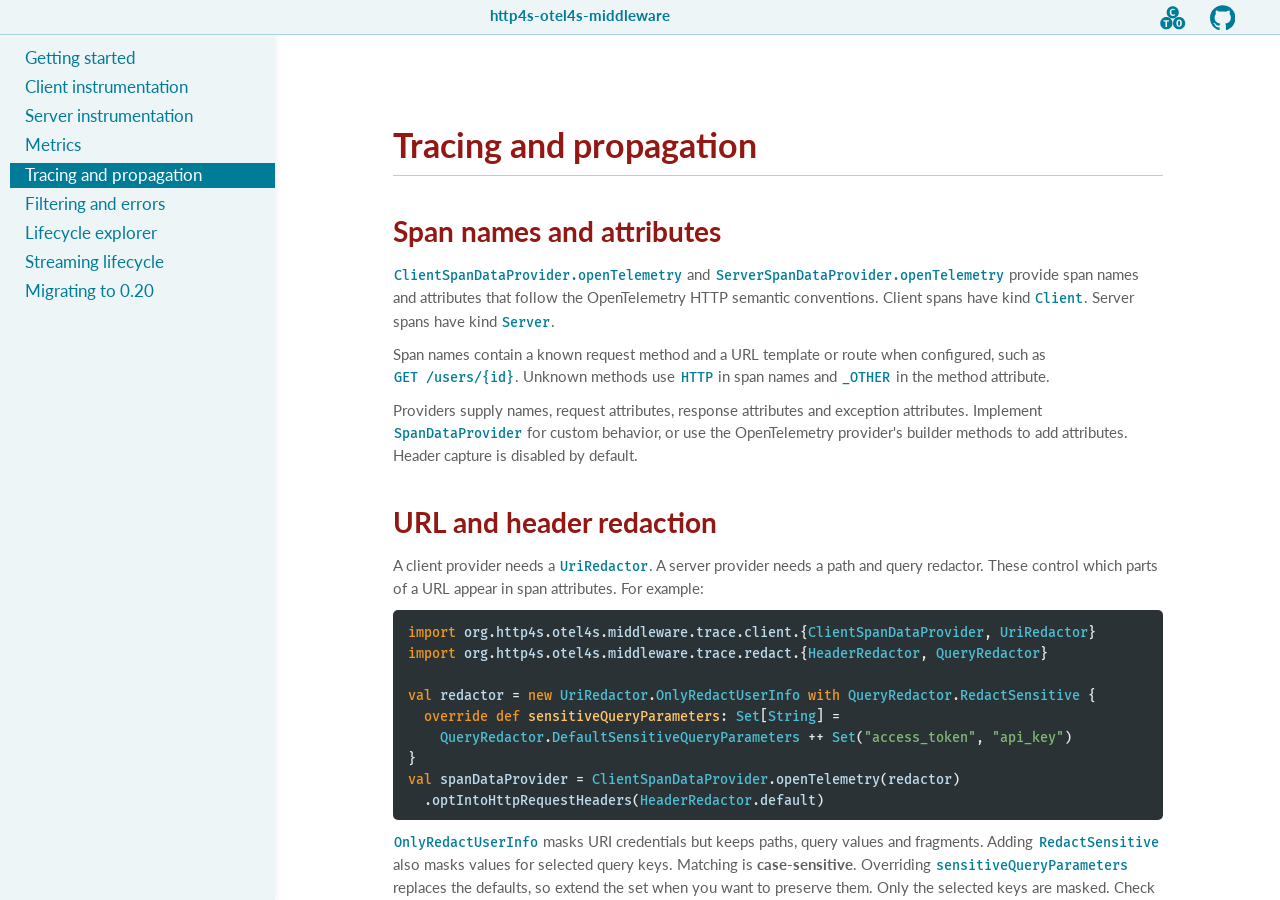
<file: tracing.html>
<!DOCTYPE html>
<html lang="en">
  
  <head>
  <meta http-equiv="Content-Type" content="text/html; charset=UTF-8">
  <meta charset="utf-8">
  <meta name="viewport" content="width=device-width, initial-scale=1.0">
  <meta name="generator" content="Typelevel Laika + Helium Theme" />
  <title>Tracing and propagation</title>
  
  <meta name="author" content="http4s-otel4s-middleware contributors"/>
  
  <meta name="author" content="Ross A. Baker"/>
  
  <meta name="author" content="http4s-otel4s-middleware contributors"/>
  
  <meta name="author" content="Ross A. Baker"/>
  
  
  <meta name="description" content="site"/>
  
  
  
  
  <link rel="stylesheet" href="https://fonts.googleapis.com/css?family=Lato:400,700">
  
  <link rel="stylesheet" href="https://fonts.googleapis.com/css?family=Fira+Mono:500">
  
  <link rel="stylesheet" type="text/css" href="helium/site/icofont.min.css" />
    <link rel="stylesheet" type="text/css" href="helium/site/laika-helium.css" />
    <link rel="stylesheet" type="text/css" href="site.css" />
  <script src="helium/site/laika-helium.js"></script>
    <script src="assets/lifecycle.js"></script>
  
  
  <script> /* for avoiding page load transitions */ </script>
</head>

  <body>

    <header id="top-bar" class="light-default dark-default">

  <div class="row">
    <a id="nav-icon">
      <i class="icofont-laika navigationMenu" title="Navigation">&#xefa2;</i>
    </a>
    
    
  </div>

  <a class="text-link" href="index.html">http4s-otel4s-middleware</a>

  <div class="row links">
    
    <a class="icon-link svg-link" href="https://javadoc.io/doc/org.http4s/http4s-otel4s-middleware-client_3"><span class="api" title="API"><svg class="svg-icon" width="100%" height="100%" viewBox="0 0 100 100" version="1.1" xmlns="http://www.w3.org/2000/svg" xml:space="preserve" style="fill-rule:evenodd;clip-rule:evenodd;stroke-linejoin:round;stroke-miterlimit:2;">
  <g class="svg-shape">
    <path d="M75,47.5c13.246,0 24,10.754 24,24c0,13.246 -10.754,24 -24,24c-13.246,0 -24,-10.754 -24,-24c0,-13.246 10.754,-24 24,-24Zm-50,-0c13.246,-0 24,10.754 24,24c0,13.246 -10.754,24 -24,24c-13.246,-0 -24,-10.754 -24,-24c0,-13.246 10.754,-24 24,-24Zm2.705,16.735l7.239,0l0.622,-4.904l-21.833,0l-0,4.904l7.589,0l0,22.067l6.383,0l-0,-22.067Zm58.076,7.265c-0,-8.757 -3.698,-14.166 -10.781,-14.166c-7.083,-0 -10.781,5.604 -10.781,14.166c0,8.757 3.698,14.166 10.781,14.166c7.083,0 10.781,-5.604 10.781,-14.166Zm-6.539,0c0,6.538 -1.128,9.496 -4.242,9.496c-2.997,0 -4.242,-2.88 -4.242,-9.496c-0,-6.616 1.206,-9.496 4.242,-9.496c3.036,-0 4.242,2.88 4.242,9.496Zm-29.242,-67c13.246,0 24,10.754 24,24c0,13.246 -10.754,24 -24,24c-13.246,0 -24,-10.754 -24,-24c0,-13.246 10.754,-24 24,-24Zm0.512,9.834c-7.122,-0 -12.609,5.098 -12.609,14.127c-0,9.263 5.215,14.205 12.532,14.205c4.164,0 7.083,-1.634 9.068,-3.658l-2.88,-3.697c-1.518,1.206 -3.153,2.413 -5.838,2.413c-3.697,-0 -6.266,-2.763 -6.266,-9.263c-0,-6.616 2.724,-9.379 6.149,-9.379c2.102,-0 3.892,0.778 5.371,1.984l3.113,-3.775c-2.257,-1.868 -4.748,-2.957 -8.64,-2.957Z"/>
  </g>
</svg></span></a>
    
    <a class="icon-link svg-link" href="https://github.com/http4s/http4s-otel4s-middleware"><span class="github" title="Source Code"><svg class="svg-icon" width="100%" height="100%" viewBox="0 0 100 100" version="1.1" xmlns="http://www.w3.org/2000/svg" xml:space="preserve" style="fill-rule:evenodd;clip-rule:evenodd;stroke-linejoin:round;stroke-miterlimit:2;">
  <g class="svg-shape">
    <path d="M49.995,1c-27.609,-0 -49.995,22.386 -49.995,50.002c-0,22.09 14.325,40.83 34.194,47.444c2.501,0.458 3.413,-1.086 3.413,-2.412c0,-1.185 -0.043,-4.331 -0.067,-8.503c-13.908,3.021 -16.843,-6.704 -16.843,-6.704c-2.274,-5.773 -5.552,-7.311 -5.552,-7.311c-4.54,-3.103 0.344,-3.042 0.344,-3.042c5.018,0.356 7.658,5.154 7.658,5.154c4.46,7.64 11.704,5.433 14.552,4.156c0.454,-3.232 1.744,-5.436 3.174,-6.685c-11.102,-1.262 -22.775,-5.553 -22.775,-24.713c-0,-5.457 1.949,-9.92 5.147,-13.416c-0.516,-1.265 -2.231,-6.348 0.488,-13.233c0,0 4.199,-1.344 13.751,5.126c3.988,-1.108 8.266,-1.663 12.518,-1.682c4.245,0.019 8.523,0.574 12.517,1.682c9.546,-6.47 13.736,-5.126 13.736,-5.126c2.728,6.885 1.013,11.968 0.497,13.233c3.204,3.496 5.141,7.959 5.141,13.416c0,19.209 -11.691,23.436 -22.83,24.673c1.795,1.544 3.394,4.595 3.394,9.26c0,6.682 -0.061,12.076 -0.061,13.715c0,1.338 0.899,2.894 3.438,2.406c19.853,-6.627 34.166,-25.354 34.166,-47.438c-0,-27.616 -22.389,-50.002 -50.005,-50.002"/>
  </g>
</svg></span></a>
    
  </div>  

</header>
    
    <nav id="sidebar">

  <div class="row">
    
    <a class="icon-link svg-link" href="https://javadoc.io/doc/org.http4s/http4s-otel4s-middleware-client_3"><span class="api" title="API"><svg class="svg-icon" width="100%" height="100%" viewBox="0 0 100 100" version="1.1" xmlns="http://www.w3.org/2000/svg" xml:space="preserve" style="fill-rule:evenodd;clip-rule:evenodd;stroke-linejoin:round;stroke-miterlimit:2;">
  <g class="svg-shape">
    <path d="M75,47.5c13.246,0 24,10.754 24,24c0,13.246 -10.754,24 -24,24c-13.246,0 -24,-10.754 -24,-24c0,-13.246 10.754,-24 24,-24Zm-50,-0c13.246,-0 24,10.754 24,24c0,13.246 -10.754,24 -24,24c-13.246,-0 -24,-10.754 -24,-24c0,-13.246 10.754,-24 24,-24Zm2.705,16.735l7.239,0l0.622,-4.904l-21.833,0l-0,4.904l7.589,0l0,22.067l6.383,0l-0,-22.067Zm58.076,7.265c-0,-8.757 -3.698,-14.166 -10.781,-14.166c-7.083,-0 -10.781,5.604 -10.781,14.166c0,8.757 3.698,14.166 10.781,14.166c7.083,0 10.781,-5.604 10.781,-14.166Zm-6.539,0c0,6.538 -1.128,9.496 -4.242,9.496c-2.997,0 -4.242,-2.88 -4.242,-9.496c-0,-6.616 1.206,-9.496 4.242,-9.496c3.036,-0 4.242,2.88 4.242,9.496Zm-29.242,-67c13.246,0 24,10.754 24,24c0,13.246 -10.754,24 -24,24c-13.246,0 -24,-10.754 -24,-24c0,-13.246 10.754,-24 24,-24Zm0.512,9.834c-7.122,-0 -12.609,5.098 -12.609,14.127c-0,9.263 5.215,14.205 12.532,14.205c4.164,0 7.083,-1.634 9.068,-3.658l-2.88,-3.697c-1.518,1.206 -3.153,2.413 -5.838,2.413c-3.697,-0 -6.266,-2.763 -6.266,-9.263c-0,-6.616 2.724,-9.379 6.149,-9.379c2.102,-0 3.892,0.778 5.371,1.984l3.113,-3.775c-2.257,-1.868 -4.748,-2.957 -8.64,-2.957Z"/>
  </g>
</svg></span></a>
    
    <a class="icon-link svg-link" href="https://github.com/http4s/http4s-otel4s-middleware"><span class="github" title="Source Code"><svg class="svg-icon" width="100%" height="100%" viewBox="0 0 100 100" version="1.1" xmlns="http://www.w3.org/2000/svg" xml:space="preserve" style="fill-rule:evenodd;clip-rule:evenodd;stroke-linejoin:round;stroke-miterlimit:2;">
  <g class="svg-shape">
    <path d="M49.995,1c-27.609,-0 -49.995,22.386 -49.995,50.002c-0,22.09 14.325,40.83 34.194,47.444c2.501,0.458 3.413,-1.086 3.413,-2.412c0,-1.185 -0.043,-4.331 -0.067,-8.503c-13.908,3.021 -16.843,-6.704 -16.843,-6.704c-2.274,-5.773 -5.552,-7.311 -5.552,-7.311c-4.54,-3.103 0.344,-3.042 0.344,-3.042c5.018,0.356 7.658,5.154 7.658,5.154c4.46,7.64 11.704,5.433 14.552,4.156c0.454,-3.232 1.744,-5.436 3.174,-6.685c-11.102,-1.262 -22.775,-5.553 -22.775,-24.713c-0,-5.457 1.949,-9.92 5.147,-13.416c-0.516,-1.265 -2.231,-6.348 0.488,-13.233c0,0 4.199,-1.344 13.751,5.126c3.988,-1.108 8.266,-1.663 12.518,-1.682c4.245,0.019 8.523,0.574 12.517,1.682c9.546,-6.47 13.736,-5.126 13.736,-5.126c2.728,6.885 1.013,11.968 0.497,13.233c3.204,3.496 5.141,7.959 5.141,13.416c0,19.209 -11.691,23.436 -22.83,24.673c1.795,1.544 3.394,4.595 3.394,9.26c0,6.682 -0.061,12.076 -0.061,13.715c0,1.338 0.899,2.894 3.438,2.406c19.853,-6.627 34.166,-25.354 34.166,-47.438c-0,-27.616 -22.389,-50.002 -50.005,-50.002"/>
  </g>
</svg></span></a>
    
  </div>

  <ul class="nav-list">
    <li class="level1 nav-leaf"><a href="getting-started.html">Getting started</a></li>
    <li class="level1 nav-leaf"><a href="client.html">Client instrumentation</a></li>
    <li class="level1 nav-leaf"><a href="server.html">Server instrumentation</a></li>
    <li class="level1 nav-leaf"><a href="metrics.html">Metrics</a></li>
    <li class="level1 active nav-leaf"><a href="#">Tracing and propagation</a></li>
    <li class="level1 nav-leaf"><a href="filtering.html">Filtering and errors</a></li>
    <li class="level1 nav-leaf"><a href="lifecycle.html">Lifecycle explorer</a></li>
    <li class="level1 nav-leaf"><a href="streaming-lifecycle.html">Streaming lifecycle</a></li>
    <li class="level1 nav-leaf"><a href="migration.html">Migrating to 0.20</a></li>
  </ul>

</nav>

    <div id="container">

      
<nav id="page-nav">
  <p class="header"><a href="#">Tracing and propagation</a></p>

  <ul class="nav-list">
    <li class="level1 nav-leaf"><a href="#span-names-and-attributes">Span names and attributes</a></li>
    <li class="level1 nav-leaf"><a href="#url-and-header-redaction">URL and header redaction</a></li>
    <li class="level1 nav-leaf"><a href="#context-across-a-request">Context across a request</a></li>
    <li class="level1 nav-leaf"><a href="#response-propagation">Response propagation</a></li>
    <li class="level1 nav-leaf"><a href="#when-spans-end">When spans end</a></li>
  </ul>

  <p class="footer"></p>
</nav>


      <main class="content">

        <h1 id="tracing-and-propagation" class="title">Tracing and propagation</h1>
        
        <h2 id="span-names-and-attributes" class="section"><a class="anchor-link left" href="#span-names-and-attributes"><i class="icofont-laika link">&#xef71;</i></a>Span names and attributes</h2>
        <p><code>ClientSpanDataProvider.openTelemetry</code> and <code>ServerSpanDataProvider.openTelemetry</code> provide span
        names and attributes that follow the OpenTelemetry HTTP semantic conventions. Client spans have
        kind <code>Client</code>. Server spans have kind <code>Server</code>.</p>
        <p>Span names contain a known request method and a URL template or route when configured, such as
        <code>GET /users/{id}</code>. Unknown methods use <code>HTTP</code> in span names and <code>_OTHER</code> in the method
        attribute.</p>
        <p>Providers supply names, request attributes, response attributes and exception attributes.
        Implement <code>SpanDataProvider</code> for custom behavior, or use the OpenTelemetry provider&#39;s builder
        methods to add attributes. Header capture is disabled by default.</p>
        
        <h2 id="url-and-header-redaction" class="section"><a class="anchor-link left" href="#url-and-header-redaction"><i class="icofont-laika link">&#xef71;</i></a>URL and header redaction</h2>
        <p>A client provider needs a <code>UriRedactor</code>. A server provider needs a path and query redactor.
        These control which parts of a URL appear in span attributes. For example:</p>
        <pre class="keep-together pdf epub"><code class="nohighlight"><span class="keyword">import</span><span> </span><span class="identifier">org</span><span>.</span><span class="identifier">http4s</span><span>.</span><span class="identifier">otel4s</span><span>.</span><span class="identifier">middleware</span><span>.</span><span class="identifier">trace</span><span>.</span><span class="identifier">client</span><span>.{</span><span class="type-name">ClientSpanDataProvider</span><span>, </span><span class="type-name">UriRedactor</span><span>}
</span><span class="keyword">import</span><span> </span><span class="identifier">org</span><span>.</span><span class="identifier">http4s</span><span>.</span><span class="identifier">otel4s</span><span>.</span><span class="identifier">middleware</span><span>.</span><span class="identifier">trace</span><span>.</span><span class="identifier">redact</span><span>.{</span><span class="type-name">HeaderRedactor</span><span>, </span><span class="type-name">QueryRedactor</span><span>}

</span><span class="keyword">val</span><span> </span><span class="identifier">redactor</span><span> = </span><span class="keyword">new</span><span> </span><span class="type-name">UriRedactor</span><span>.</span><span class="type-name">OnlyRedactUserInfo</span><span> </span><span class="keyword">with</span><span> </span><span class="type-name">QueryRedactor</span><span>.</span><span class="type-name">RedactSensitive</span><span> {
  </span><span class="keyword">override</span><span> </span><span class="keyword">def</span><span> </span><span class="declaration-name">sensitiveQueryParameters</span><span>: </span><span class="type-name">Set</span><span>[</span><span class="type-name">String</span><span>] =
    </span><span class="type-name">QueryRedactor</span><span>.</span><span class="type-name">DefaultSensitiveQueryParameters</span><span> ++ </span><span class="type-name">Set</span><span>(</span><span class="string-literal">&quot;access_token&quot;</span><span>, </span><span class="string-literal">&quot;api_key&quot;</span><span>)
}
</span><span class="keyword">val</span><span> </span><span class="identifier">spanDataProvider</span><span> = </span><span class="type-name">ClientSpanDataProvider</span><span>.</span><span class="identifier">openTelemetry</span><span>(</span><span class="identifier">redactor</span><span>)
  .</span><span class="identifier">optIntoHttpRequestHeaders</span><span>(</span><span class="type-name">HeaderRedactor</span><span>.</span><span class="identifier">default</span><span>)</span></code></pre>
        <p><code>OnlyRedactUserInfo</code> masks URI credentials but keeps paths, query values and fragments. Adding
        <code>RedactSensitive</code> also masks values for selected query keys. Matching is <strong>case-sensitive</strong>.
        Overriding <code>sensitiveQueryParameters</code> replaces the defaults, so extend the set when you want to
        preserve them. Only the selected keys are masked. Check whether paths, fragments or other query
        parameters contain sensitive values too.</p>
        <p>Server providers accept a redactor such as <code>new PathRedactor.NeverRedact with
QueryRedactor.RedactSensitive {}</code>. If paths contain sensitive data, provide a redactor that
        masks it. Redaction changes the span attributes. The HTTP request sent to the service stays the
        same.</p>
        
        <h2 id="context-across-a-request" class="section"><a class="anchor-link left" href="#context-across-a-request"><i class="icofont-laika link">&#xef71;</i></a>Context across a request</h2>
        <p>With combined client and server instrumentation, context flows like this:</p>
        <pre class="keep-together pdf epub"><code class="text">caller span
  └─ client HTTP span ── propagated request headers ──► server HTTP span
       request/response body effects                    app/response body effects</code></pre>
        <p>Client request propagation is enabled by default for traced requests. The server extracts the
        incoming context, including baggage. Configure propagators on your otel4s backend. The
        middleware uses those propagators to read and write context headers.</p>
        <p>Request and response body effects keep the HTTP context even when they run later. The code that
        consumes the body keeps its own context. Use the meter provider, tracer provider and context
        manager from the same telemetry instance.</p>
        <p>If the tracing filter disables tracing for a request, the combined middleware also skips context
        injection on the client and context extraction on the server. Disabling only the propagation
        filter still allows the client to create a local span. Metrics use a separate filter. See
        <a href="filtering.html">Filtering and errors</a>.</p>
        
        <h2 id="response-propagation" class="section"><a class="anchor-link left" href="#response-propagation"><i class="icofont-laika link">&#xef71;</i></a>Response propagation</h2>
        <p>Server response propagation is disabled by default. Use
        <code>ServerTracingConfig.withReversePropagationFilter</code> to choose which responses get context
        headers. This setting does not affect context extraction from incoming requests. Other response
        headers stay unchanged.</p>
        
        <h2 id="when-spans-end" class="section"><a class="anchor-link left" href="#when-spans-end"><i class="icofont-laika link">&#xef71;</i></a>When spans end</h2>
        <p>The combined middleware ends its span after recording metrics, once the body finishes or an
        unread client response is released.</p>
        <p>The tracing-only builders end spans at different points. Client spans end when the response
        resource is released. Server spans end when the app returns a response. See <a href="streaming-lifecycle.html">Streaming
        lifecycle</a> before choosing an API.</p>

        
<hr class="footer-rule"/>
<footer>
  Site generated by <a href="https://typelevel.org/Laika/">Laika</a> with the Helium theme.
</footer>


      </main>

    </div>

  </body>

</html>
</file>
<file: helium/site/laika-helium.css>
:root {
  --primary-color: #007c99;
  --primary-light: #eef5f6;
  --primary-medium: #a7d4de;
  --secondary-color: #931813;
  --text-color: #5f5f5f;
  --bg-color: #ffffff;
  --gradient-top: #095269;
  --gradient-bottom: #007c99;
  --component-color: var(--primary-color);
  --component-area-bg: var(--primary-light);
  --component-hover: var(--secondary-color);
  --component-border: var(--primary-medium);
  --subtle-highlight: rgba(0, 0, 0, 0.05);
  --messages-info: #007c99;
  --messages-info-light: #ebf6f7;
  --messages-warning: #b1a400;
  --messages-warning-light: #fcfacd;
  --messages-error: #d83030;
  --messages-error-light: #ffe9e3;
  --syntax-base1: #2a3236;
  --syntax-base2: #8c878e;
  --syntax-base3: #b2adb4;
  --syntax-base4: #bddcee;
  --syntax-base5: #e8e8e8;
  --syntax-wheel1: #e28e93;
  --syntax-wheel2: #ef9725;
  --syntax-wheel3: #ffc66d;
  --syntax-wheel4: #7fb971;
  --syntax-wheel5: #4dbed4;
  --body-font: "Lato", sans-serif;
  --header-font: "Lato", sans-serif;
  --code-font: "Fira Mono", monospace;
  --body-font-size: 15px;
  --code-font-size: 0.9em;
  --small-font-size: 12px;
  --title-font-size: 34px;
  --header2-font-size: 28px;
  --header3-font-size: 20px;
  --header4-font-size: 15px;
  --block-spacing: 10px;
  --line-height: 1.5;
  --content-width: 860px;
  --nav-width: 275px;
  --top-bar-height: 35px;
  color-scheme: light dark;
}

.light-inverted {
  --component-color: var(--primary-medium);
  --component-area-bg: var(--primary-color);
  --component-hover: var(--bg-color);
  --component-border: var(--primary-light);
  --subtle-highlight: rgba(255, 255, 255, 0.15);
}

@media (prefers-color-scheme: dark) {
  :root {
    --primary-color: #a7d4de;
    --primary-light: #125d75;
    --primary-medium: #a7d4de;
    --secondary-color: #f1c47b;
    --text-color: #eeeeee;
    --bg-color: #064458;
    --gradient-top: #064458;
    --gradient-bottom: #197286;
    --component-color: var(--primary-color);
    --component-area-bg: var(--primary-light);
    --component-hover: var(--secondary-color);
    --component-border: var(--primary-medium);
    --subtle-highlight: rgba(255, 255, 255, 0.15);
    --messages-info: #ebf6f7;
    --messages-info-light: #007c99;
    --messages-warning: #fcfacd;
    --messages-warning-light: #817800;
    --messages-error: #ffe9e3;
    --messages-error-light: #d83030;
    --syntax-base1: #2a3236;
    --syntax-base2: #8c878e;
    --syntax-base3: #b2adb4;
    --syntax-base4: #bddcee;
    --syntax-base5: #e8e8e8;
    --syntax-wheel1: #e28e93;
    --syntax-wheel2: #ef9725;
    --syntax-wheel3: #ffc66d;
    --syntax-wheel4: #7fb971;
    --syntax-wheel5: #4dbed4;
  }

  .dark-inverted {
    --component-color: var(--primary-medium);
    --component-area-bg: var(--primary-color);
    --component-hover: var(--bg-color);
    --component-border: var(--primary-light);
    --subtle-highlight: rgba(0, 0, 0, 0.05);
  }
}

*, :after, :before {
  box-sizing: border-box;
}

body {
  font-family: var(--body-font);
  color: var(--text-color);
  background-color: var(--bg-color);
  font-size: var(--body-font-size);
  line-height: var(--line-height);
  position: relative;
  padding-bottom: 40px;
  margin-top: 0;
}

#container {
  position: fixed;
  top: var(--top-bar-height);
  left: 0;
  height: calc(100% - var(--top-bar-height));
  width: 100%;
  overflow-y: auto;
}

main.content {
  display: block;
  width: 100%;
  margin-right: auto;
  margin-left: auto;
  min-height: 100vh;
  padding: 15px 15px 45px;
  margin-bottom: 70px;
}

@media (min-width: 576px) {
  main.content {
    padding: 15px 30px;
  }
}

@media (min-width: 1020px) {
  #container {
    left: var(--nav-width) !important;
    width: calc(100% - var(--nav-width));
    transition: left .25s ease-out;
  }
  main.content {
    max-width: var(--content-width);
    padding: 15px 45px;
  }
}

@media (min-width: 1450px) {
  main.content {
    max-width: 1125px;
  }
  #page-nav + main.content {
    padding: 15px 310px 15px 45px;
  }
}



p, main > div {
  margin: 0 0 var(--block-spacing);
}

/* lists =========================================== */

section > ul li {
  margin-bottom: 25px;
  line-height: var(--line-height);
}

ul, ol {
  padding: 0;
  margin: 0 0 var(--block-spacing) 25px;
}

ul li {
  margin-bottom: calc(var(--block-spacing) / 2);
  line-height: var(--line-height);
}

li ul {
  margin-bottom: var(--block-spacing);
  margin-top: 0;
}

/* headers =========================================== */

section {
  padding-top: 30px;
}

h1, h2, h3, h4, h5, h6 {
  font-family: var(--header-font);
  color: var(--secondary-color);
  margin: var(--block-spacing) 0;
  line-height: 20px; /* TODO */
}

h1, h2, h3 {
  line-height: 40px; /* TODO */
}

h1 {
  font-size: var(--title-font-size);
  margin-top: calc(var(--block-spacing) * 3.5);
  margin-bottom: calc(var(--block-spacing) * 1.2);
}
h1.title {
  padding-top: calc(40px + var(--top-bar-height));
  padding-bottom: 10px;
  margin-top: 0;
  margin-bottom: calc(var(--block-spacing) * 3);
  border-bottom: 1px solid var(--component-border);
}
h2 {
  font-size: var(--header2-font-size);
  margin-top: calc(var(--block-spacing) * 3.5);
  margin-bottom: calc(var(--block-spacing) * 1.2);
}
h3 {
  font-size: var(--header3-font-size);
  margin-top: calc(var(--block-spacing) * 1.6);
  margin-bottom: calc(var(--block-spacing) / 2);
}
h4, h5, h6 {
  font-size: var(--header4-font-size);
  margin-top: calc(var(--block-spacing) * 1.6);
  margin-bottom: calc(var(--block-spacing) / 2);
}

/* links =========================================== */

a {
  color: var(--secondary-color);
  font-weight: bold;
  text-decoration: none;
}
a:hover {
  color: var(--secondary-color);
  text-decoration: underline;
}

/* images =========================================== */

.default-image-block {
  text-align: center;
}

.default-image-block img {
  width: 90%;
  height: auto;
}

img.default-image-span {
  height: 1em;
  width: auto;
}

/* anchor =========================================== */

a.anchor-link {
  visibility: hidden;
  position: absolute;
  display: inline-block;
  width: 1.4em;
  margin-top: -3px;
  text-align: right;
  text-decoration: none;
}
a.anchor-link.left {
  margin-left: -1.4em;
  padding-right: 0.5em;
}
a.anchor-link.right {
  padding-left: 0.5em;
  text-align: left;
}

h1:hover > a.anchor-link,
h2:hover > a.anchor-link,
h3:hover > a.anchor-link,
h4:hover > a.anchor-link,
h5:hover > a.anchor-link,
h6:hover > a.anchor-link {
  visibility: visible;
  text-decoration: none;
}

.anchor-link .icofont-laika {
  font-size: 0.75em;
  color: var(--primary-color);
  -webkit-font-smoothing: antialiased;
  -moz-osx-font-smoothing: grayscale;
}

/* callout =========================================== */

.callout {
  margin: calc(var(--block-spacing) * 2);
  padding: 4px 10px;
  border-radius: 5px;
}
.callout .icofont-laika {
  display: block;
  padding: 5px 0;
}

.callout.warning {
  background-color: var(--messages-warning-light);
  border-left: 7px solid var(--messages-warning);
}
.callout.warning .icofont-laika {
  color: var(--messages-warning);
}

.callout.info {
  background-color: var(--messages-info-light);
  border-left: 7px solid var(--messages-info);
}
.callout.info .icofont-laika {
  color: var(--messages-info);
}

.callout.error {
  background-color: var(--messages-error-light);
  border-left: 7px solid var(--messages-error);
}
.callout.error .icofont-laika {
  color: var(--messages-error);
}

/* inline runtime messages  ======================== */

.inline {
  border-radius: 5px;
  padding: 0 5px 2px 5px
}
.inline code {
  padding-left: 10px;
}
.inline.info {
  background-color: var(--messages-info-light);
  border: 1px solid var(--messages-info);
}
.inline.warning {
  background-color: var(--messages-warning-light);
  border: 1px solid var(--messages-warning);
}
.inline.error {
  background-color: var(--messages-error-light);
  border: 1px solid var(--messages-error);
}

/* tabs =========================================== */

.tab-container {
  margin-top: calc(var(--block-spacing) * 1.8);
  margin-bottom: calc(var(--block-spacing) * 1.8);
}
ul.tab-group {
  list-style: none;
  margin: 0;
  padding: 0;
}
li.tab {
  display: inline-block;
  border: 1px solid var(--component-border);
  border-radius: 5px 5px 0 0;
  background-color: var(--primary-light);
  padding: 2px 5px;
  margin-bottom: -1px !important;
  color: var(--primary-color);
}
li.tab a, li.tab a:hover {
  color: var(--primary-color);
  text-decoration: none;
}
li.tab.active a {
  cursor: default;
}
li.tab.active {
  background-color: var(--bg-color);
  border-bottom-color: transparent;
}
.tab-content {
  display: none;
  padding: 12px 5px 5px;
  border: 1px solid var(--component-border);
  border-radius: 0 5px 5px 5px;
  margin-top: 0 !important;
}
.tab-content.active {
  display: block;
}

/* tables =========================================== */

table {
  margin: calc(var(--block-spacing) * 2) 0;
  border: 1px solid var(--component-border);
  border-collapse: collapse;
}
thead > tr {
  border-bottom: 1px solid var(--component-border);
}
td, th {
  padding: 5px 8px;
}
tbody > tr:nth-child(odd) {
  background: var(--primary-light);
}

/* svg icon ===================================== */

.row a {
  line-height: 1.75em;
}

.svg-link {
  position: relative;
  top: 4px;
}

.svg-icon {
  height: 1.7em;
  width: 1.7em;
}

.svg-shape {
  fill: var(--component-color);
}

a:hover .svg-shape {
  fill: var(--component-hover);
}

/* footer ========================================== */

.footer-rule {
  margin-top: 30px;
}
footer {
  font-size: 0.9em;
  text-align: center;
}

/* other =========================================== */

blockquote {
  margin: calc(var(--block-spacing) * 2);
  font-style: italic;
}

p.title {
  font-weight: bold;
}
.downloads {
  display: flex;
  justify-content: space-evenly;
  margin: 30px 30px var(--block-spacing) 0;
}
.downloads img {
  width: 245px;
  height: auto;
  display: inline-block;
}

.keep-together {
  page-break-inside: avoid;
}

/* mermaid diagrams ==================== */

pre.mermaid {
  color: var(--bg-color); /* avoiding page load flicker */
  background-color: var(--bg-color);
  border: 1px solid var(--primary-medium);
  text-align: center;
}




/* top navigation bar =========================================== */

header {
  display: flex;
  justify-content: space-between;
  background-color: var(--component-area-bg);
  margin: 0;
  position: fixed;
  top: 0;
  left: 0;
  height: var(--top-bar-height);
  z-index: 2000;
  width: 100%;
  align-items: center;
  padding: 0 45px 0 20px;
  border-bottom: 1px solid var(--component-border);
}
header a, nav .row a {
  color: var(--component-color);
}
header a:hover, nav .row a:hover {
  text-decoration: none;
  cursor: pointer;
  color: var(--component-hover)
}

header .image-link {
  height: var(--top-bar-height);
  display: flex;
  flex-direction: column;
  justify-content: center;
}
header img {
  max-height: calc(var(--top-bar-height) - 10px);
  width: auto;
}

header .row a, nav .row a {
  margin: 0 0 0 20px;
}
header .row.links {
  display: none;
}
nav .row {
  margin: 10px 15px 3px 25px;
  padding-bottom: 7px;
  border-bottom: 1px solid var(--component-border);
}

#nav-icon {
  display: inline-block;
}
@media (min-width: 1020px) {
  #nav-icon {
    display: none;
  }
}
@media (min-width: 500px) {
  header .row.links {
    display: block;
  }
  nav .row {
    display: none;
  }
}

header .row.links .row.links {
  display: inline-block;
}

.text-link {
  position: relative;
  bottom: 2px;
}

.button-link, #header-right .button-link, #header-left .menu-toggle, nav .row a.button-link {
  position: relative;
  bottom: 2px;
  display: inline-block;
  border-radius: 9px;
  padding: 0 7px;
  background-color: var(--component-color);
  color: var(--component-area-bg);
  font-size: 0.9em;
}
.button-link:hover, #header-right .button-link:hover {
  background-color: var(--component-hover);
  color: var(--component-area-bg);
  text-decoration: none;
}

/* menus =================================================== */

.menu-toggle:after {
  display: inline-block;
  width: 0;
  height: 0;
  content: "";
  margin-left: 0.5em;
  margin-bottom: 0.1em;
  border-left: 8px solid transparent;
  border-right: 8px solid transparent;
  border-top: 8px solid var(--component-color);
}

.menu-toggle:hover:after {
  border-top: 8px solid var(--component-hover);
}

.menu-container {
  position: relative;
  display: inline-block;
}

.menu-content {
  display: none;
  position: absolute;
  z-index: 5000;
  left: 20px;
  top: calc(var(--top-bar-height) - 10px);
  background-color: var(--bg-color);
  border: 1px solid var(--component-border);
  border-radius: 5px;
  white-space: nowrap;
}

.menu-content ul.nav-list {
  padding-top: 5px;
  padding-bottom: 5px;
  margin: 0;
}
.menu-content .nav-list li {
  margin-left: 0;
  margin-bottom: 2px;
}
.menu-content .nav-list li a {
  margin: 0;
  line-height: 1.2;
}
.menu-content.menu-open {
  display: block;
}

/* version menu =================================================== */

.left-column {
  display: inline-block;
  width: 3.5em;
}
.version-label {
  border-radius: 3px;
  padding: 1px 3px;
  color: white;
  font-size: 0.8em;
  margin-right: 1em;
}
.version-label.eol {
  background-color: gray;
}
.version-label.stable {
  background-color: green;
}
.version-label.dev, .version-label.development, .version-label.milestone {
  background-color: yellow;
  color: black;
}

/* navigation lists - common styles (menus, main nav, page nav) ==== */

.nav-list {
  font-size: var(--body-font-size);
}

.nav-list li {
  margin-left: 10px;
  margin-bottom: 2px;
  line-height: 1.1;
}

.nav-list li a {
  display: block;
  padding: 3px 15px 4px 15px;
  color: var(--primary-color);
  font-weight: normal;
}

/* left navigation bar =========================================== */

#sidebar {
  position: fixed;
  background-color: var(--primary-light);
  width: var(--nav-width);
  margin-left: calc(var(--nav-width) * -1);
  left: 0;
  z-index: 1000;
  height: calc(100% - var(--top-bar-height));
  top: var(--top-bar-height);
  overflow-x: hidden;
  overflow-y: auto;
  transition: margin .25s ease-out;
}

@media (min-width: 1020px) {
  #sidebar {
    margin-left: 0;
    box-shadow: -2px 0 8px rgba(0, 0, 0, 0.15);
  }
}

#sidebar.nav-open {
  margin-left: 0 !important;
}

#sidebar ul {
  margin-bottom: 15px;
}

#sidebar ul.nav-list {
  padding-top: 10px;
  padding-bottom: 15px;
  margin: 0 0 0 15px;
}

#sidebar .nav-list li.level1 {
  margin-left: -5px;
  padding: 1px 0;
  font-size: 1.1em;
}

#sidebar .nav-list li.level1.nav-node {
  margin-bottom: 5px;
  border-bottom: 2px solid var(--secondary-color);
}

#sidebar .nav-list li.level1 a {
  margin-left: 0;
  padding: 3px 15px 4px 15px;
}

#sidebar .nav-list li.level1.nav-node a {
  padding-bottom: 1px;
}

#sidebar .nav-list li.nav-header {
  color: var(--secondary-color);
  display: block;
  padding: 3px 15px;
  font-weight: bold;
  text-transform: uppercase;
  margin-left: -5px;
  font-size: 1em;
}
#sidebar .nav-list li.level1.nav-header { /* for higher specificity */
  padding: 3px 15px;
}

#sidebar .nav-list li.nav-header.level2 {
  margin-left: 10px;
  margin-top: 5px;
  font-size: 0.9em;
}

#sidebar .nav-list .level3 {
  margin-left: 18px;
  font-size: 0.9em;
}

/* right page navigation =========================================== */

#page-nav .icofont-laika {
  font-size: 1.2em;
  margin-right: 0.6em;
}

ul.nav-list, #page-nav ul {
  list-style: none;
}

#page-nav ul {
  margin: 12px;
}
#page-nav .level3 {
  margin-left: 24px;
  font-size: 0.9em;
}
#page-nav a {
  display: block;
  color: var(--primary-color);
  font-weight: normal;
}
#page-nav .header, #page-nav .footer {
  padding: 5px 12px;
  margin: 0;
}
#page-nav .header {
  background-color: var(--primary-color);
}
#page-nav .footer {
  border-top: 1px solid var(--component-border);
}

#page-nav ul.nav-list {
  padding: 0;
  margin: 12px;
}
#page-nav .nav-list li {
  margin: 0 0 5px 0;
  line-height: 1.5;
}
#page-nav .nav-list .level1 {
  font-size: 1em;
}
#page-nav .nav-list .level2 {
  margin-left: 18px;
  font-size: 0.9em;
}
#page-nav .nav-list li a {
  padding: 0;
}

#page-nav li a:hover,
.nav-list li a:hover {
  background-color: rgba(0, 0, 0, 0.03);
  text-decoration: none;
}

.nav-list .active a,
.nav-list .active a:hover,
#page-nav .header a,
#page-nav .header a:hover {
  color: var(--bg-color);
  background-color: var(--primary-color);
  text-decoration: none;
}
#page-nav .footer a,
#page-nav .footer a:hover {
  color: var(--primary-color);
  text-decoration: none;
}

.nav-list li + .nav-header {
  margin-top: 9px;
}

#page-nav {
  display: none;
  position: fixed;
  top: calc(45px + var(--top-bar-height));
  right: 45px;
  width: 250px;
  background-color: var(--primary-light);
  border-radius: 5px;
}

@media (min-width: 1450px) {
  #page-nav {
    display: inline-block;
  }
}
@media (max-width: 1450px) {
  #page-nav.all-screens {
    display: block;
    position: static;
    width: 100%;
    max-width: var(--content-width);
    background-color: transparent;
    margin-left: auto;
    margin-right: auto;
    padding: 75px 45px 10px 45px;
  }
}

.icofont-laika {
  font-size: 1.75em;
}


pre {
  display: block;
  background-color: var(--syntax-base1);
  border-radius: 5px;
  padding: 12px 9px 9px 15px;
  margin: 0 0 var(--block-spacing);
  line-height: 1.4;
  word-break: break-all;
  word-wrap: break-word;
  white-space: pre-wrap;
}
code {
  font-family: var(--code-font);
  color: var(--primary-color);
  font-size: var(--code-font-size);
  font-weight: 500;
  white-space: nowrap;
  padding: 0 0.1em;
}
a code {
  color: inherit;
}
pre code {
  color: var(--syntax-base5);
  background-color: transparent;
  padding: 0;
  border: 0;
  white-space: pre-wrap;
}

code .identifier {
  color: var(--syntax-base4);
}
code .tag-punctuation {
  color: var(--syntax-base3);
}
code .comment, code .xml-cdata, code .markup-quote {
  color: var(--syntax-base2);
}

code .substitution, code .xml-processing-instruction, code .markup-emphasized, code .annotation {
  color: var(--syntax-wheel1);
}
code .keyword, code .escape-sequence, code .markup-headline {
  color: var(--syntax-wheel2);
}
code .attribute-name, .markup-link-target, code .declaration-name {
  color: var(--syntax-wheel3);
}
code .number-literal, .string-literal, .literal-value, .boolean-literal, .char-literal, .symbol-literal, .regex-literal, .markup-link-text {
  color: var(--syntax-wheel4);
}
code .type-name, code .tag-name, code .xml-dtd-tag-name, code .markup-fence {
  color: var(--syntax-wheel5);
}

code .diff-added {
  background-color: rgb(0 175 0 / 40%);
}
code .diff-removed {
  background-color: rgb(250 0 0 / 40%);
}



ul.toc, .toc ul {
  list-style: none;
}
.toc.nav-list li {
  line-height: 1.4;
}
.toc.nav-list a {
  font-weight: bold;
  color: var(--primary-color);
}
.toc.nav-list li.nav-header {
  font-size: var(--title-font-size);
  margin-bottom: 20px;
  margin-top: 36px;
  background: linear-gradient(180deg, rgba(0,0,0,0) 65%, var(--primary-light) 65%);
  color: var(--secondary-color);
  display: block;
  padding: 3px 15px;
  font-weight: bold;
  text-transform: uppercase;
  margin-left: -5px;
  line-height: 20px;
}
.toc.active {
  display: none;
}
.toc.level2 {
  font-size: var(--header2-font-size);
  margin-left: 10px;
  margin-top: 20px;
}
.toc.level2 a {
  color: var(--secondary-color);
}
.toc.level3 {
  font-size: var(--header3-font-size);
  margin-left: 25px;
}
.toc.level4 {
  font-size: var(--body-font-size);
  margin-left: 40px;
}
.toc.level3 a, .toc.level4 a {
  color: var(--primary-color);
}
p.toc {
  margin-bottom: 5px;
}
</file>
<file: helium/site/landing-page.css>
* {
  box-sizing: border-box;
}
body {
  margin: 0;
  padding: 0;
}
#header {
  width: 100%;
  min-height: 250px;
  background-image: linear-gradient(var(--gradient-top), var(--gradient-bottom));
  padding: 40px 5px 30px;
  margin: 0;
  text-align: center;
}

#header a, #header a:hover {
  color: var(--component-color);
}
#header a.icon-link:hover {
  color: var(--component-hover);
  text-decoration: none;
}
#header #docs a {
  font-weight: normal;
}
.teasers {
  width: 100%;
  padding: 0;
  margin: 35px auto 0 auto;
  text-align: center;
  max-width: 700px;
}
.teasers ~ .teasers {
  margin: 0 auto;
}
.teaser {
  flex: 0 0 28%;
  margin: 0 0 25px 0;
  padding: 0 35px;
}
.teaser h2 {
  font-size: var(--teaser-title-font-size);
  margin-bottom: 0.25em;
  margin-top: 0;
}

.teaser p {
  font-size: var(--teaser-body-font-size);
}

#header-left {
  color: var(--component-color);
  margin: 0 auto;
}
#header-right {
  color: var(--component-color);
  padding: 0 20px;
  text-align: left;
  margin: 35px auto 0;
}
p {
  margin: 0;
  padding: 0;
}
#header ul {
  list-style: none;
  display: block;
  margin: 0;
}
#docs {
  font-size: 17px;
  border: 1px solid var(--component-color);
  border-radius: 5px;
  margin-bottom: 15px;
  margin-top: 18px;
  padding: 0;
}
#docs p {
  padding: 6px 10px 6px 10px;
  border-bottom: 1px solid var(--component-color);
  background-color: var(--subtle-highlight);
  margin-bottom: 5px;
}
#header li {
  padding: 0 10px 0 10px;
  display: block;
  font-size: 16px;
}
.large {
  font-size: 24px;
  font-weight: bold;
  margin-bottom: 15px;
}
.medium {
  font-size: 20px;
  font-weight: bold;
  margin-bottom: 12px;
}
#header-left h1, #header-left h2 {
  color: var(--component-color);
  line-height: 1.5;
  margin-bottom: 5px;
}
#header-left h1 {
  font-size: 48px;
}
#header-left h2 {
  font-size: calc(var(--landing-subtitle-font-size) * 0.9);
  margin-top: 0.7em;
}
#header-left > img {
  max-width: 100%;
}

@media (min-width: 700px) {
  #header {
    display: flex;
    justify-content: center;
    align-items: center;
    margin: 0 auto;
  }
  #header-left {
    max-width: 450px;
    margin: 0;
  }
  #header-left h2 {
    font-size: var(--landing-subtitle-font-size);
  }
  #header-right {
    max-width: 450px;
    margin: 0;
    padding-left: 30px;
    padding-right: 0;
  }
}
@media (min-width: 820px) {
  #header-right {
    padding-left: 120px;
  }
  #header {
    padding: 40px 30px 30px;
  }
}
@media (min-width: 1000px) {
  .teasers {
    max-width: 1500px;
    padding: 15px;
    display: flex;
    justify-content: center;
    align-items: flex-start;
  }
  .teaser {
    margin: 0 0 15px 0;
  }
}
@media (max-width: 350px) {
  #header-left img {
    width: 100%;
    height: auto;
  }
}

/* title links container ======================================================= */

#header-left div.row.links {
  margin-top: 42px;
  margin-bottom: 17px;
  height: 40px;
  display: flex;
  /*justify-content: space-between;*/

  gap: 30px;
  align-items: center;
}

#header-left div.row.links > * {
  flex: 1 1 0;
}

/* link group ===================================================== */

#header-left div.row.links > .row.links, #header-right .row.links {
  border: 1px solid var(--component-color);
  border-radius: 8px;
  height: 100%;
  padding-top: 2px;
  display: flex;
  align-items: center;
  justify-content: space-evenly;
  vertical-align: middle;
}

#header-right .row.links {
  border: none;
  justify-content: left;
}

#header-right .row.links > * {
  margin-right: 25px;
}

#header-left .row.links a.icon-link:hover {
  text-decoration: none;
  color: var(--secondary-color);
}

/* icon links ===================================================== */

.icon-link.glyph-link {
  padding-top: 2px;
  padding-bottom: 0;
}

.icon-link.svg-link {
  padding-top: 0;
  padding-bottom: 4px;
}

/* menus + button link ======================================================= */

#header-left .menu-container, #header-left .button-link {
  height: 100%;
  vertical-align: middle;
}

#header-left .button-link i.icofont-laika, #header-left .button-link > span {
  vertical-align: middle;
  padding-right: 10px;
  margin-top: -4px;
  display: inline-block;
}

#header-left .button-link > span svg {
  vertical-align: middle;
  margin-top: -3px;
}

#header-left .button-link .svg-shape {
  fill: white;
}
#header-left .button-link:hover .svg-shape {
  fill: var(--component-color);
}

#header-left a.menu-toggle, #header-left .button-link {
  padding-top: 2px;
  font-size: 20px;
  color: white;
  background-color: var(--secondary-color);
}
#header-left .button-link {
  bottom: 0;
}
#header-left a.menu-toggle {
  height: 100%;
  width: 100%;
  bottom: 0;
}

#header-left .menu-container a.menu-toggle:hover, #header-left a.button-link:hover {
  color: var(--primary-medium);
  text-decoration: none;
}

#header-left .menu-toggle:after {
  border-left: 8px solid transparent;
  border-right: 8px solid transparent;
  border-top: 8px solid white;
}

#header-left .menu-toggle:hover:after {
  border-top: 8px solid var(--primary-medium);
}

#header-left .menu-content {
  top: 35px;
}

#header-left .menu-content a, #header-left .menu-content a:hover {
  color: var(--primary-color);
}

/* other link types =================================================== */

#header-left a.text-link {
  padding-top: 3px;
  font-size: 20px;
}
#header-left a.text-link.menu-toggle {
  padding-top: 2px;
}

#header-left a.image-link {
  height: 100%;
  display: inline-block;
  position: relative;
}

#header-left a.image-link img {
  position: absolute;
  max-height: 100%;
  max-width: 100%;
  top: 0;
  bottom: 0;
  left: 0;
  right: 0;
  margin: auto;
}

/* content from landing-page.md =================================================== */

main {
  width: 100%;
  margin-right: auto;
  margin-left: auto;
  margin-bottom: 70px;
  padding: 15px;
}

@media (min-width: 1020px) {
  main {
    max-width: var(--content-width);
    padding: 15px 30px;
  }
}

h1.title {
  padding-top: 30px;
}

main p {
  margin: 0 0 var(--block-spacing);
}
</file>
<file: site.css>
/* Compact signal overview and one inspector, using Helium's light/dark theme. */
.lifecycle-explorer {
  --lc-bg: var(--bg-color);
  --lc-border: var(--component-border);
  --lc-text: var(--text-color);
  --lc-accent: var(--primary-color);
  --lc-green: #177349;
  --lc-red: var(--messages-error);
  color: var(--lc-text);
  margin: 1.5rem 0 2rem;
  font-size: inherit;
}
.lifecycle-controls { display: flex; flex-wrap: wrap; gap: .6rem; align-items: end; margin: .75rem 0; }
.lifecycle-controls label { position: relative; display: grid; gap: .3rem; flex: 1 1 140px; }
.lifecycle-controls label::after {
  content: ""; position: absolute; right: .75rem; bottom: calc(.4rem + .5em);
  width: .35rem; height: .35rem; border-right: 1.25px solid currentColor;
  border-bottom: 1.25px solid currentColor; transform: rotate(45deg); pointer-events: none;
}
.lifecycle-controls select, .lifecycle-explorer button {
  font: inherit; color: inherit; background: var(--lc-bg); border: 1px solid var(--lc-border);
  border-radius: .25rem; padding: .4rem .6rem; max-width: 100%; cursor: pointer;
}
.lifecycle-controls select { appearance: none; -webkit-appearance: none; padding-inline-end: 2rem; }
.lifecycle-controls select option { color: var(--lc-text); background: var(--lc-bg); }
.lifecycle-explorer button:disabled, .lifecycle-explorer select:disabled, .lifecycle-explorer input:disabled { opacity: .45; cursor: default; }
.lifecycle-explorer :focus-visible { outline: 3px solid var(--lc-accent); outline-offset: 2px; }
.lifecycle-explorer .lc-disclosure { margin: .5rem 0 .75rem; }
.lifecycle-explorer summary { cursor: pointer; font-size: .85rem; padding: .35rem 0; }
.lifecycle-explorer .lc-policies { border: 0; padding: .4rem 0; margin: 0; display: flex; flex-wrap: wrap; gap: .6rem 1rem; min-width: 0; }
.lifecycle-explorer .lc-policies legend { font-size: .8rem; padding: 0; }
.lifecycle-explorer .lc-policies label { display: flex; align-items: center; gap: .4rem; }
.lifecycle-explorer input[type="checkbox"] { accent-color: var(--lc-accent); }
.lifecycle-explorer .lc-transport { align-items: center; }
.lifecycle-explorer .lc-toolbar-spacer { flex: 1; }
#lifecycle-next { border-color: var(--lc-accent); color: var(--lc-accent); }
#lifecycle-steps { display: flex; flex-wrap: wrap; gap: .35rem; margin: .5rem 0; }
.lifecycle-explorer .lc-event { font-size: .75rem; text-align: left; opacity: .65; }
.lifecycle-explorer .lc-event[data-reached="true"] { opacity: 1; }
.lifecycle-explorer .lc-event[aria-current="step"] { border-color: var(--lc-accent); color: var(--lc-accent); }
#lifecycle-state { font-weight: bold; margin: .75rem 0 .35rem; }
.lifecycle-explorer .lc-muted { font-size: .8rem; line-height: 1.5; }
.lifecycle-explorer .lc-overview-title { font-size: .9rem; color: inherit; margin: 1rem 0 .5rem; }
.lifecycle-explorer .lc-signal-row { display: grid; grid-template-columns: minmax(140px, 1fr) minmax(0, 2fr); gap: .75rem; align-items: center; width: 100%; box-sizing: border-box; }
.lifecycle-explorer .lc-metric-row { border-top: 1px solid var(--lc-border); padding: .5rem 0; }
.lifecycle-explorer .lc-metric-row[data-selected="true"], .lifecycle-explorer .lc-trace-select[data-selected="true"] { background: var(--primary-light); }
.lifecycle-explorer .lc-metric-summary { border: 0; text-align: left; padding: .4rem 0; background: transparent; }
.lifecycle-explorer .lc-metric-summary span { display: block; font-size: .85rem; }
.lifecycle-explorer .lc-metric-summary strong { display: block; font-size: .85rem; color: var(--lc-green); font-weight: normal; }
.lifecycle-explorer .lc-mini-plot { padding: 0; border: 0; background: transparent; line-height: 0; }
.lifecycle-explorer .lc-mini-plot svg { display: block; width: 100%; height: 64px; overflow: visible; }
#lifecycle-time-axis svg { display: block; width: 100%; height: auto; overflow: visible; }
.lifecycle-explorer .lc-grid-line { stroke: var(--lc-border); stroke-width: 1; }
.lifecycle-explorer .lc-time-cursor { stroke: var(--lc-text); opacity: .3; stroke-dasharray: 2 3; }
.lifecycle-explorer .lc-active-line, .lifecycle-explorer .lc-duration-line { fill: none; stroke-width: 2; stroke: var(--lc-accent); }
.lifecycle-explorer .lc-chart-point { fill: var(--lc-green); }
.lifecycle-explorer .lc-trace-select { border: 0; padding: .5rem 0; text-align: left; background: transparent; border-radius: 0; }
.lifecycle-explorer .lc-signal-label { font: .75rem var(--code-font, monospace); overflow-wrap: anywhere; }
.lifecycle-explorer .lc-signal-label > span, .lifecycle-explorer .lc-signal-label > small { display: block; }
.lifecycle-explorer .lc-signal-label > small { font: .7rem var(--body-font, sans-serif); margin-top: .2rem; }
.lifecycle-explorer .lc-trace-track { display: block; height: 1.75rem; position: relative; background: var(--subtle-highlight); border-radius: .2rem; }
.lifecycle-explorer .lc-trace-inner { position: absolute; inset: 0 5.5556%; }
.lifecycle-explorer .lc-trace-bar { position: absolute; top: .2rem; height: 1.35rem; border-radius: .2rem; background: var(--lc-accent); color: var(--lc-bg); font: .68rem/1.35rem var(--code-font, monospace); white-space: nowrap; padding-left: .2rem; box-sizing: border-box; min-width: 4px; }
.lifecycle-explorer .lc-span-parent { background: transparent; border: 1px dashed var(--lc-text); color: var(--lc-text); }
.lifecycle-explorer .lc-span-ended { background: var(--lc-green); }
.lifecycle-explorer .lc-span-error { background: var(--lc-red); }
.lifecycle-explorer .lc-axis-row { font-size: .7rem; }
#lifecycle-time-axis text { fill: var(--lc-text); font-size: 11px; }
.lifecycle-explorer .lc-inspector { margin: 0 0 1rem; padding: .75rem .85rem; border-top: 1px solid var(--lc-border); border-left: 2px solid var(--lc-accent); }
.lifecycle-explorer .lc-inspector-heading { display: flex; justify-content: space-between; align-items: start; gap: .75rem; }
.lifecycle-explorer .lc-inspector-heading h3 { font-size: 1rem; color: inherit; overflow-wrap: anywhere; margin: .2rem 0 .6rem; }
.lifecycle-explorer .lc-inspector-grid { display: grid; grid-template-columns: repeat(2, minmax(0, 1fr)); gap: 1rem; margin-top: .75rem; }
.lifecycle-explorer .lc-message, .lifecycle-explorer .lc-related { min-width: 0; }
.lifecycle-explorer .lc-message-tabs { display: flex; gap: .5rem; margin-bottom: .65rem; }
.lifecycle-explorer .lc-tab[aria-pressed="true"] { color: var(--lc-accent); border-color: var(--lc-accent); }
.lifecycle-explorer .lc-related h4 { font-size: .85rem; color: inherit; margin: .4rem 0; }
.lifecycle-explorer .lc-http-code { font: .72rem/1.6 var(--code-font, monospace); overflow-wrap: anywhere; padding: .65rem; background: var(--subtle-highlight); border-radius: .25rem; }
.lifecycle-explorer .lc-http-line { min-height: 1em; }
.lifecycle-explorer .lc-http-field { font: inherit; border: 0; border-radius: 0; background: transparent; padding: 0; text-align: left; white-space: pre-wrap; overflow-wrap: anywhere; }
.lifecycle-explorer .lc-body-preview { cursor: pointer; text-align: left; background: transparent; color: inherit; font: inherit; padding: .5rem 0 0; margin: .5rem 0 0; border-top: 1px solid var(--lc-border); white-space: pre-wrap; overflow: visible; }
.lifecycle-explorer .lc-body-chunk { display: inline; }
.lifecycle-explorer .lc-body-chunk[data-latest="true"] { box-shadow: inset 0 -2px var(--lc-accent); }
.lifecycle-explorer .lc-fixture-preview { font: .7rem/1.6 var(--code-font, monospace); white-space: pre-wrap; overflow-wrap: anywhere; padding: .5rem; }
.lifecycle-explorer .lc-detail-row { display: grid; grid-template-columns: minmax(0, 1fr) minmax(0, 1fr); gap: .6rem; padding: .45rem 0; border: 0; border-top: 1px solid var(--lc-border); border-radius: 0; text-align: left; width: 100%; font-size: .75rem; background: transparent; box-sizing: border-box; }
.lifecycle-explorer .lc-detail-row span, .lifecycle-explorer .lc-detail-row code { overflow-wrap: anywhere; }
.lifecycle-explorer .lc-detail-row code { color: inherit; background: transparent; font-size: .7rem; padding: 0; white-space: normal; }
.lifecycle-explorer .lc-linked[data-highlighted="true"], .lifecycle-explorer .lc-http-field[data-highlighted="true"], .lifecycle-explorer .lc-body-preview[data-highlighted="true"] { background: var(--primary-light); outline: 1px solid var(--lc-accent); outline-offset: 1px; }
.lifecycle-explorer .lc-linked:hover, .lifecycle-explorer .lc-http-field:hover { color: var(--lc-accent); }
.lifecycle-explorer .lc-body-progress { display: block; font-size: .75rem; border: 0; padding: .5rem 0; text-align: left; background: transparent; width: 100%; }
.lifecycle-explorer .lc-field-note { font-size: .8rem; padding-left: .75rem; border-left: 2px solid var(--lc-accent); margin-top: 1rem; }
.lifecycle-explorer .lc-exemplar { font-size: .75rem; overflow-wrap: anywhere; text-align: left; margin: .4rem 0; color: var(--lc-accent); }
@media (max-width: 650px) {
  .lifecycle-explorer .lc-inspector-grid { grid-template-columns: minmax(0, 1fr); }
  .lifecycle-explorer .lc-signal-row { grid-template-columns: minmax(105px, 1fr) minmax(0, 2fr); gap: .5rem; }
  .lifecycle-explorer .lc-transport { gap: .4rem; }
  .lifecycle-explorer .lc-toolbar-spacer { display: none; }
}
@media (prefers-color-scheme: dark) { .lifecycle-explorer { --lc-green: #75d7a1; } }

.lifecycle-explorer .lc-message-separator { border: 0; border-top: 1px solid var(--lc-border); margin: 1rem 0; }

.lifecycle-explorer .lc-span-identity { display: grid; grid-template-columns: repeat(3, minmax(0, 1fr)); gap: .75rem 1rem; margin: .5rem 0 1rem; }
.lifecycle-explorer .lc-span-identity dt { font-size: .75rem; font-weight: normal; margin: 0 0 .2rem; }
.lifecycle-explorer .lc-span-identity dd { margin: 0; }
.lifecycle-explorer .lc-span-identity code { color: inherit; background: transparent; padding: 0; font-size: .72rem; white-space: normal; overflow-wrap: anywhere; }
@media (max-width: 650px) { .lifecycle-explorer .lc-span-identity { grid-template-columns: repeat(2, minmax(0, 1fr)); } }

.lifecycle-explorer .lc-span-summary { font-size: .8rem; margin: .2rem 0 .65rem; }
.lifecycle-explorer .lc-attribute-value { min-width: 0; }
.lifecycle-explorer .lc-destinations { display: flex; flex-wrap: wrap; gap: .2rem .35rem; margin-top: .3rem; }
.lifecycle-explorer .lc-destination { font: .65rem var(--body-font, sans-serif); padding: .1rem .3rem; border-radius: .2rem; background: var(--subtle-highlight); }
</file>
